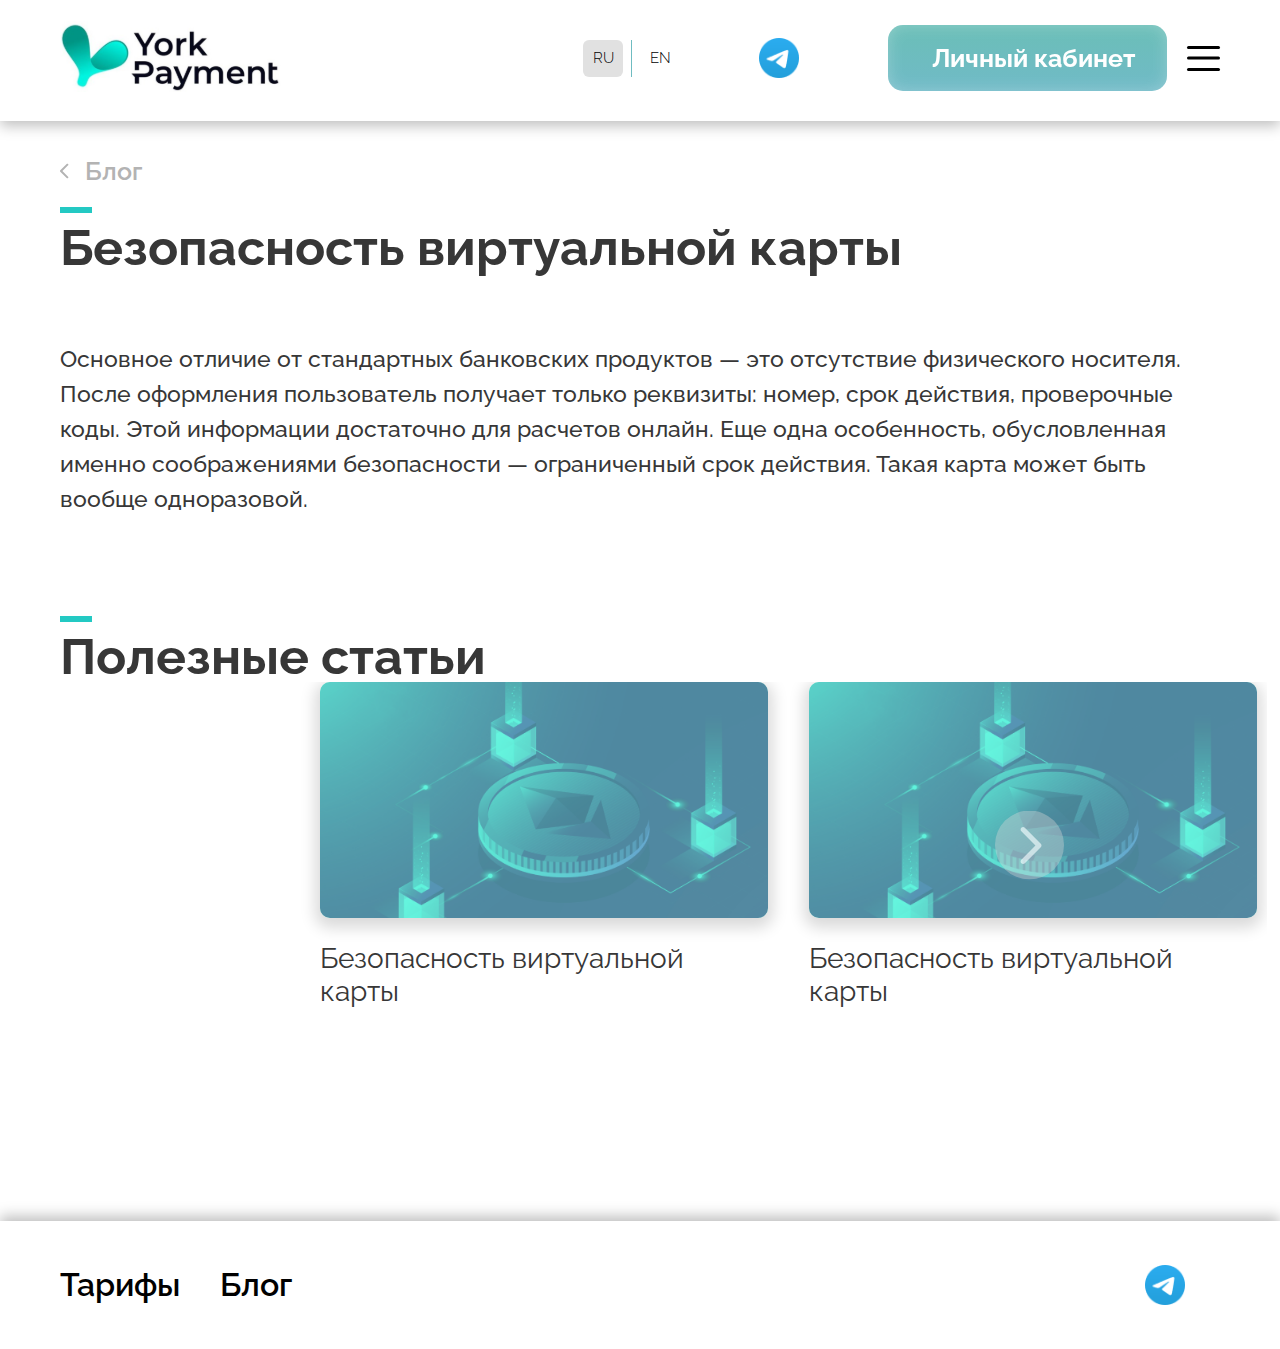
<file: article.html>
<!DOCTYPE html>
<html lang="en">
<head>
    <meta charset="UTF-8">
    <meta name="viewport" content="width=device-width, initial-scale=1.0">
    <title>Document</title>
    <link rel="stylesheet" href="css/reset.css">
    <link rel="stylesheet" href="css/fonts.css">
    <link rel="stylesheet" href="css/style.css">
</head>
<body>
    <header class="header">
        <div class="container">
            <div class="header-wrapper_left">
                <a class="logo-link" href="/">
                    <img class="logo" src="img/logo.svg" alt="">
                </a>
                <nav class="header-nav">
                    <a class="header-nav__item" href="tariffs.html">Тарифы</a>
                    <a class="header-nav__item" href="articles.html">Блог</a>
                </nav>
            </div>
            <div class="header-wrapper_right">
                <div class="lang-selector">
                    <div class="lang-selector__item selected">RU</div>
                    <div class="separator"></div>
                    <div class="lang-selector__item">EN</div>
                </div>
                <nav class="social-links">
                    <a class="social-links__item" href="">
                        <img src="img/telegram.png" alt="">
                    </a>
                </nav>
                <a class="button-style-1" href="user/profile.html">Личный кабинет</a>
                <div class="m-btn">
                    <span></span>
                    <span></span>
                    <span></span>
                </div>
            </div>
        </div>
        <div class="m-overlay">
            <div class="container">
                <div class="m-menu">
                    <div class="container">
                        <div class="m-menu__header">
                            <a class="logo-link" href="/">
                                <img class="logo" src="img/logo.svg" alt="">
                            </a>
                            <div class="m-menu__close-btn"></div>
                        </div>
                        <nav class="m-nav">
                            <a class="m-nav__item" href="tariffs.html">Тарифы</a>
                            <a class="m-nav__item" href="articles.html">Блог</a>
                        </nav>
                        <div class="lang-selector">
                            <div class="lang-selector__item selected">RU</div>
                            <div class="separator"></div>
                            <div class="lang-selector__item">EN</div>
                        </div>
                        <a class="button-style-1" href="user/profile.html">Личный кабинет</a>
                    </div>
                </div>
            </div>
        </div>
    </header>
    <main>
        <section class="article">
            <div class="container">
                <div class="article-header">
                    <a class="article-back" href="">Блог</a>
                    <div class="section-header">
                        <div class="section-label"></div>
                        <h2 class="section-h2">Безопасность виртуальной карты</h2>
                    </div>
                </div>
                <div class="article-content">
                    <p>Основное отличие от стандартных банковских продуктов — это отсутствие физического носителя. 
                        После оформления пользователь получает только реквизиты: номер, срок действия, проверочные коды.
                        
                        Этой информации достаточно для расчетов онлайн.
                        Еще одна особенность, обусловленная именно соображениями безопасности — ограниченный срок действия. Такая карта может быть вообще одноразовой. </p>
                </div>
            </div>
        </section>
        <section class="articles-suggestion">
            <div class="section-header">
                <div class="section-label"></div>
                <h2 class="section-h2">Полезные статьи</h2>
            </div>
            <div class="articles-wrapper">
                <div class="articles-prev" style="display: none;">
                    <img src="img/articles-nav-btn.svg" alt="">
                </div>
                <div class="articles">
                    <div class="articles__item">
                        <img class="articles__preview" src="img/article-preview.png" alt="">
                        <h3 class="articles__h3">Безопасность виртуальной карты</h3>
                    </div>
                    <div class="articles__item">
                        <img class="articles__preview" src="img/article-preview.png" alt="">
                        <h3 class="articles__h3">Безопасность виртуальной карты</h3>
                    </div>
                    <div class="articles__item">
                        <img class="articles__preview" src="img/article-preview.png" alt="">
                        <h3 class="articles__h3">Безопасность виртуальной карты</h3>
                    </div>
                    <div class="articles__item">
                        <img class="articles__preview" src="img/article-preview.png" alt="">
                        <h3 class="articles__h3">Безопасность виртуальной карты</h3>
                    </div>
                    <div class="articles__item">
                        <img class="articles__preview" src="img/article-preview.png" alt="">
                        <h3 class="articles__h3">Безопасность виртуальной карты</h3>
                    </div>
                    <div class="articles__item">
                        <img class="articles__preview" src="img/article-preview.png" alt="">
                        <h3 class="articles__h3">Безопасность виртуальной карты</h3>
                    </div>
                    <div class="articles__item">
                        <img class="articles__preview" src="img/article-preview.png" alt="">
                        <h3 class="articles__h3">Безопасность виртуальной карты</h3>
                    </div>
                </div>
                <div class="articles-next">
                    <img src="img/articles-nav-btn.svg" alt="">
                </div>
            </div>
        </section>
    </main>
    <footer class="footer">
        <div class="container">
            <nav class="footer-nav">
                <a class="footer-nav__item" href="">Тарифы</a>
                <a class="footer-nav__item" href="">Блог</a>
            </nav>
            <nav class="social-links">
                <a class="social-links__item" href="">
                    <img src="img/telegram.png" alt="">
                </a>
            </nav>
        </div>
    </footer>
    <script src="js/jquery.min.js"></script>
    <script src="js/main.js"></script>
</body>
</html>
</file>
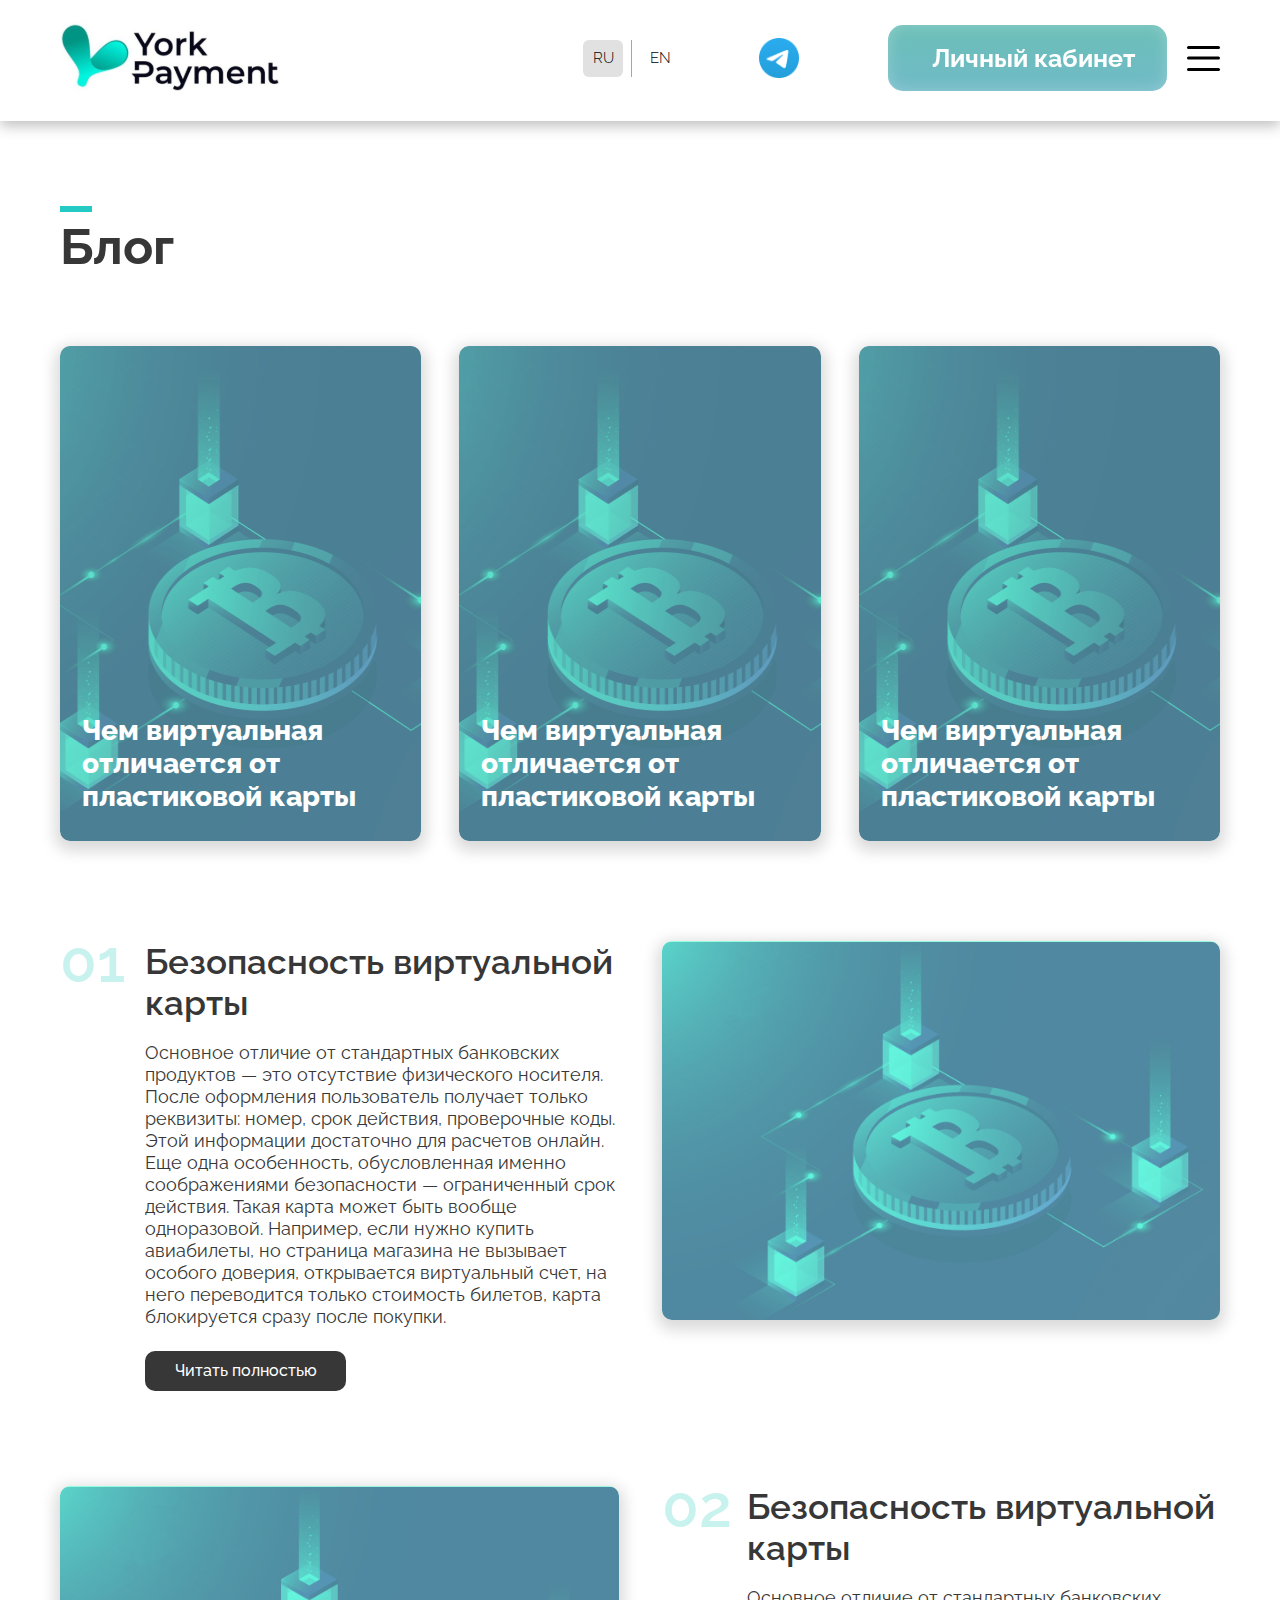
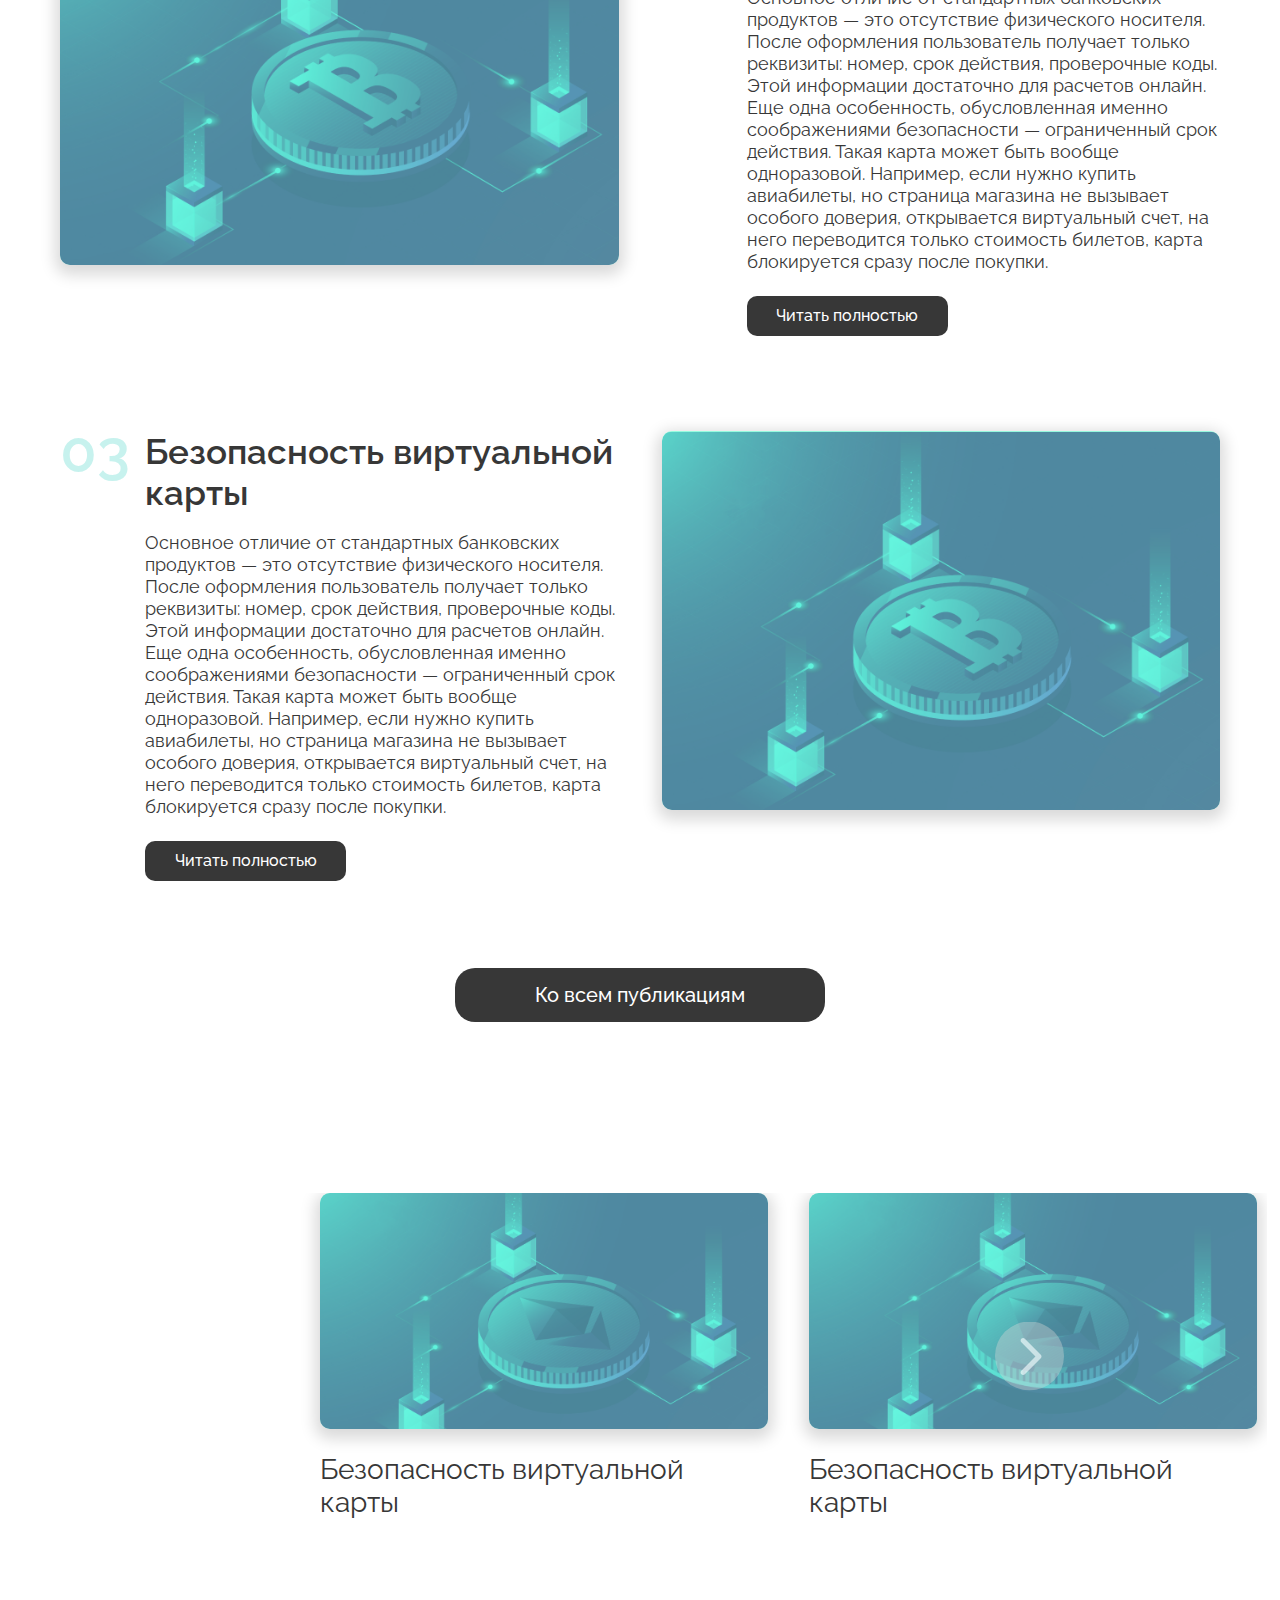
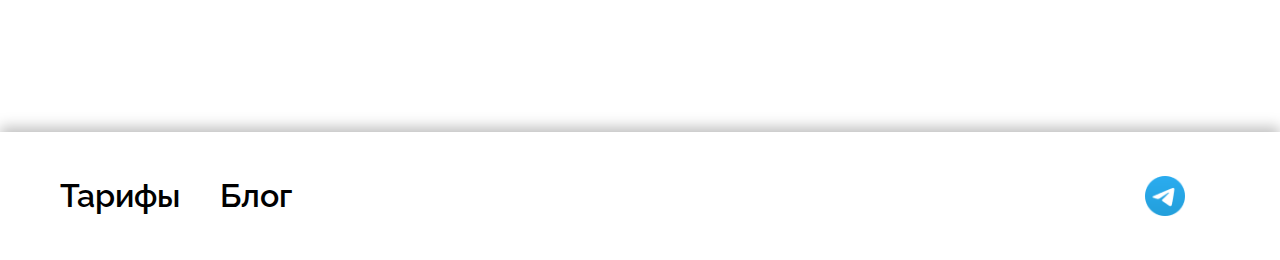
<file: articles.html>
<!DOCTYPE html>
<html lang="en">
<head>
    <meta charset="UTF-8">
    <meta name="viewport" content="width=device-width, initial-scale=1.0">
    <title>Document</title>
    <link rel="stylesheet" href="css/reset.css">
    <link rel="stylesheet" href="css/fonts.css">
    <link rel="stylesheet" href="css/style.css">
</head>
<body>
    <header class="header">
        <div class="container">
            <div class="header-wrapper_left">
                <a class="logo-link" href="/">
                    <img class="logo" src="img/logo.svg" alt="">
                </a>
                <nav class="header-nav">
                    <a class="header-nav__item" href="tariffs.html">Тарифы</a>
                    <a class="header-nav__item" href="articles.html">Блог</a>
                </nav>
            </div>
            <div class="header-wrapper_right">
                <div class="lang-selector">
                    <div class="lang-selector__item selected">RU</div>
                    <div class="separator"></div>
                    <div class="lang-selector__item">EN</div>
                </div>
                <nav class="social-links">
                    <a class="social-links__item" href="">
                        <img src="img/telegram.png" alt="">
                    </a>
                </nav>
                <a class="button-style-1" href="user/profile.html">Личный кабинет</a>
                <div class="m-btn">
                    <span></span>
                    <span></span>
                    <span></span>
                </div>
            </div>
        </div>
        <div class="m-overlay">
            <div class="container">
                <div class="m-menu">
                    <div class="container">
                        <div class="m-menu__header">
                            <a class="logo-link" href="/">
                                <img class="logo" src="img/logo.svg" alt="">
                            </a>
                            <div class="m-menu__close-btn"></div>
                        </div>
                        <nav class="m-nav">
                            <a class="m-nav__item" href="tariffs.html">Тарифы</a>
                            <a class="m-nav__item" href="articles.html">Блог</a>
                        </nav>
                        <div class="lang-selector">
                            <div class="lang-selector__item selected">RU</div>
                            <div class="separator"></div>
                            <div class="lang-selector__item">EN</div>
                        </div>
                        <a class="button-style-1" href="user/profile.html">Личный кабинет</a>
                    </div>
                </div>
            </div>
        </div>
    </header>
    <main>
        <section class="articles-section">
            <div class="container">
                <div class="section-header">
                    <div class="section-label"></div>
                    <h2 class="section-h2">Блог</h2>
                </div>
                <div class="demo-list">
                    <div class="demo-list__item">
                        <div class="demo-list__preview">
                            <img src="img/demo-list-preview-1.png" alt="">
                            <h3 class="demo-list__h3">Чем виртуальная отличается от пластиковой карты</h3>
                        </div>
                        <div class="demo-list__description">
                            <h4 class="demo-list__h4">Безопасность виртуальной карты</h4>
                            <p class="demo-list__p">
                                Основное отличие от стандартных банковских продуктов — это отсутствие физического носителя. 
                                После оформления пользователь получает только реквизиты: номер, срок действия, проверочные коды. 
                            </p>
                        </div>
                    </div>
                    <div class="demo-list__item">
                        <div class="demo-list__preview">
                            <img src="img/demo-list-preview-1.png" alt="">
                            <h3 class="demo-list__h3">Чем виртуальная отличается от пластиковой карты</h3>
                        </div>
                        <div class="demo-list__description">
                            <h4 class="demo-list__h4">Безопасность виртуальной карты</h4>
                            <p class="demo-list__p">
                                Основное отличие от стандартных банковских продуктов — это отсутствие физического носителя. 
                                После оформления пользователь получает только реквизиты: номер, срок действия, проверочные коды. 
                            </p>
                        </div>
                    </div>
                    <div class="demo-list__item">
                        <div class="demo-list__preview">
                            <img src="img/demo-list-preview-1.png" alt="">
                            <h3 class="demo-list__h3">Чем виртуальная отличается от пластиковой карты</h3>
                        </div>
                        <div class="demo-list__description">
                            <h4 class="demo-list__h4">Безопасность виртуальной карты</h4>
                            <p class="demo-list__p">
                                Основное отличие от стандартных банковских продуктов — это отсутствие физического носителя. 
                                После оформления пользователь получает только реквизиты: номер, срок действия, проверочные коды. 
                            </p>
                        </div>
                    </div>
                </div>
                <div class="articles-list">
                    <div class="articles-list__item">
                        <div class="articles-list__description">
                            <div class="articles-list__num">01</div>
                            <h3 class="articles-list__h3">Безопасность виртуальной карты</h3>
                            <p class="articles-list__p">
                                Основное отличие от стандартных банковских продуктов — это отсутствие физического носителя. 
                                После оформления пользователь получает только реквизиты: номер, срок действия, проверочные коды. Этой информации достаточно для расчетов онлайн.
                                Еще одна особенность, обусловленная именно соображениями безопасности — ограниченный срок действия. Такая карта может быть вообще одноразовой. Например, если нужно купить авиабилеты, но страница магазина не вызывает особого доверия, открывается виртуальный счет, на него переводится только стоимость билетов, карта блокируется сразу после покупки. 
                            </p>
                            <a class="articles-list__link" href="">Читать полностью</a>
                        </div>
                        <img class="articles-list__preview" src="img/articles-list-preview-1.png" alt="">
                    </div>
                    <div class="articles-list__item">
                        <div class="articles-list__description">
                            <div class="articles-list__num">02</div>
                            <h3 class="articles-list__h3">Безопасность виртуальной карты</h3>
                            <p class="articles-list__p">
                                Основное отличие от стандартных банковских продуктов — это отсутствие физического носителя. 
                                После оформления пользователь получает только реквизиты: номер, срок действия, проверочные коды. Этой информации достаточно для расчетов онлайн.
                                Еще одна особенность, обусловленная именно соображениями безопасности — ограниченный срок действия. Такая карта может быть вообще одноразовой. Например, если нужно купить авиабилеты, но страница магазина не вызывает особого доверия, открывается виртуальный счет, на него переводится только стоимость билетов, карта блокируется сразу после покупки. 
                            </p>
                            <a class="articles-list__link" href="">Читать полностью</a>
                        </div>
                        <img class="articles-list__preview" src="img/articles-list-preview-1.png" alt="">
                    </div>
                    <div class="articles-list__item">
                        <div class="articles-list__description">
                            <div class="articles-list__num">03</div>
                            <h3 class="articles-list__h3">Безопасность виртуальной карты</h3>
                            <p class="articles-list__p">
                                Основное отличие от стандартных банковских продуктов — это отсутствие физического носителя. 
                                После оформления пользователь получает только реквизиты: номер, срок действия, проверочные коды. Этой информации достаточно для расчетов онлайн.
                                Еще одна особенность, обусловленная именно соображениями безопасности — ограниченный срок действия. Такая карта может быть вообще одноразовой. Например, если нужно купить авиабилеты, но страница магазина не вызывает особого доверия, открывается виртуальный счет, на него переводится только стоимость билетов, карта блокируется сразу после покупки. 
                            </p>
                            <a class="articles-list__link" href="">Читать полностью</a>
                        </div>
                        <img class="articles-list__preview" src="img/articles-list-preview-1.png" alt="">
                    </div>
                </div>
                <a class="button-style-3" href="">Ко всем публикациям</a>
            </div>
        </section>
        <section class="articles-suggestion">
            <div class="articles-wrapper">
                <div class="articles-prev" style="display: none;">
                    <img src="img/articles-nav-btn.svg" alt="">
                </div>
                <div class="articles">
                    <div class="articles__item">
                        <img class="articles__preview" src="img/article-preview.png" alt="">
                        <h3 class="articles__h3">Безопасность виртуальной карты</h3>
                    </div>
                    <div class="articles__item">
                        <img class="articles__preview" src="img/article-preview.png" alt="">
                        <h3 class="articles__h3">Безопасность виртуальной карты</h3>
                    </div>
                    <div class="articles__item">
                        <img class="articles__preview" src="img/article-preview.png" alt="">
                        <h3 class="articles__h3">Безопасность виртуальной карты</h3>
                    </div>
                    <div class="articles__item">
                        <img class="articles__preview" src="img/article-preview.png" alt="">
                        <h3 class="articles__h3">Безопасность виртуальной карты</h3>
                    </div>
                    <div class="articles__item">
                        <img class="articles__preview" src="img/article-preview.png" alt="">
                        <h3 class="articles__h3">Безопасность виртуальной карты</h3>
                    </div>
                    <div class="articles__item">
                        <img class="articles__preview" src="img/article-preview.png" alt="">
                        <h3 class="articles__h3">Безопасность виртуальной карты</h3>
                    </div>
                    <div class="articles__item">
                        <img class="articles__preview" src="img/article-preview.png" alt="">
                        <h3 class="articles__h3">Безопасность виртуальной карты</h3>
                    </div>
                </div>
                <div class="articles-next">
                    <img src="img/articles-nav-btn.svg" alt="">
                </div>
            </div>
        </section>
    </main>
    <footer class="footer">
        <div class="container">
            <nav class="footer-nav">
                <a class="footer-nav__item" href="">Тарифы</a>
                <a class="footer-nav__item" href="">Блог</a>
            </nav>
            <nav class="social-links">
                <a class="social-links__item" href="">
                    <img src="img/telegram.png" alt="">
                </a>
            </nav>
        </div>
    </footer>
    <script src="js/jquery.min.js"></script>
    <script src="js/main.js"></script>
</body>
</html>
</file>
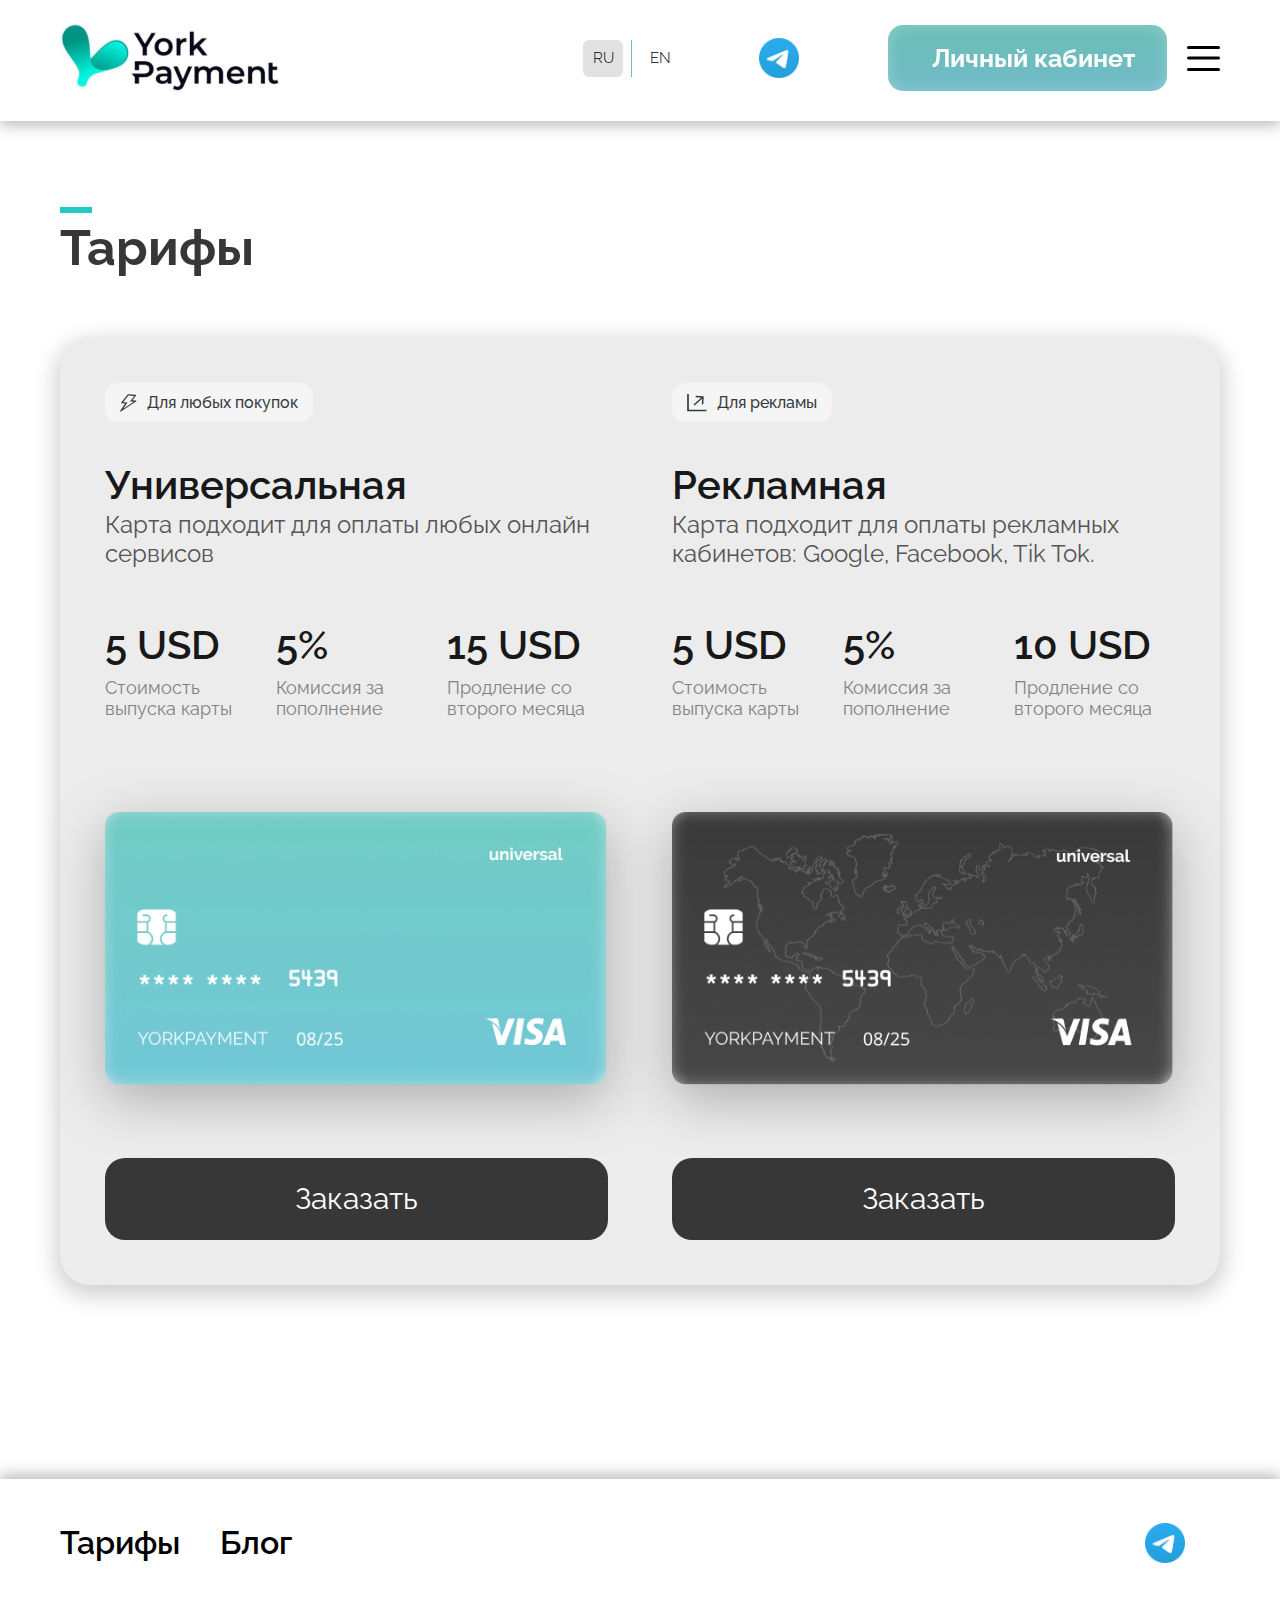
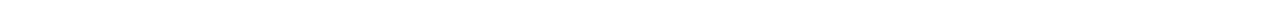
<file: tariffs.html>
<!DOCTYPE html>
<html lang="en">
<head>
    <meta charset="UTF-8">
    <meta name="viewport" content="width=device-width, initial-scale=1.0">
    <title>Document</title>
    <link rel="stylesheet" href="css/reset.css">
    <link rel="stylesheet" href="css/fonts.css">
    <link rel="stylesheet" href="css/style.css">
</head>
<body>
    <header class="header">
        <div class="container">
            <div class="header-wrapper_left">
                <a class="logo-link" href="/">
                    <img class="logo" src="img/logo.svg" alt="">
                </a>
                <nav class="header-nav">
                    <a class="header-nav__item" href="tariffs.html">Тарифы</a>
                    <a class="header-nav__item" href="articles.html">Блог</a>
                </nav>
            </div>
            <div class="header-wrapper_right">
                <div class="lang-selector">
                    <div class="lang-selector__item selected">RU</div>
                    <div class="separator"></div>
                    <div class="lang-selector__item">EN</div>
                </div>
                <nav class="social-links">
                    <a class="social-links__item" href="">
                        <img src="img/telegram.png" alt="">
                    </a>
                </nav>
                <a class="button-style-1" href="user/profile.html">Личный кабинет</a>
                <div class="m-btn">
                    <span></span>
                    <span></span>
                    <span></span>
                </div>
            </div>
        </div>
        <div class="m-overlay">
            <div class="container">
                <div class="m-menu">
                    <div class="container">
                        <div class="m-menu__header">
                            <a class="logo-link" href="/">
                                <img class="logo" src="img/logo.svg" alt="">
                            </a>
                            <div class="m-menu__close-btn"></div>
                        </div>
                        <nav class="m-nav">
                            <a class="m-nav__item" href="tariffs.html">Тарифы</a>
                            <a class="m-nav__item" href="articles.html">Блог</a>
                        </nav>
                        <div class="lang-selector">
                            <div class="lang-selector__item selected">RU</div>
                            <div class="separator"></div>
                            <div class="lang-selector__item">EN</div>
                        </div>
                        <a class="button-style-1" href="user/profile.html">Личный кабинет</a>
                    </div>
                </div>
            </div>
        </div>
    </header>
    <main>
        <section class="tariffs-section">
            <div class="container">
                <div class="section-header">
                    <div class="section-label"></div>
                    <h2 class="section-h2">Тарифы</h2>
                </div>
                <div class="tariffs">
                    <ul class="tariffs-list" data-paggination="tariffs-list">
                        <li class="tariffs-list__item selected">
                            <div class="tariff-label">
                                <img class="tariff-label__icon" src="img/razor.svg" alt="">
                                <p class="tariff-label__text">Для любых покупок</p>
                            </div>
                            <h3 class="tariffs-list__h3">Универсальная</h3>
                            <p class="tariffs-list__p">Карта подходит для оплаты любых онлайн сервисов</p>
                            <div class="tarif-costs">
                                <div class="tarif-costs__item">
                                    <h3 class="tariffs-list__h3">5 USD</h3>
                                    <h4 class="tariffs-list__h4">Стоимость выпуска карты</h4>
                                </div>
                                <div class="tarif-costs__item">
                                    <h3 class="tariffs-list__h3">5%</h3>
                                    <h4 class="tariffs-list__h4">Комиссия за пополнение</h4>
                                </div>
                                <div class="tarif-costs__item">
                                    <h3 class="tariffs-list__h3">15 USD</h3>
                                    <h4 class="tariffs-list__h4">Продление со второго месяца</h4>
                                </div>
                            </div>
                            <img class="tarif-preview" src="img/tarif-universal.png" alt="">
                            <a class="button-style-3" href="">Заказать</a>
                        </li>
                        <li class="tariffs-list__item">
                            <div class="tariff-label">
                                <img class="tariff-label__icon" src="img/impact.svg" alt="">
                                <p class="tariff-label__text">Для рекламы</p>
                            </div>
                            <h3 class="tariffs-list__h3">Рекламная</h3>
                            <p class="tariffs-list__p">Карта подходит для оплаты рекламных кабинетов: Google, Facebook, Tik Tok.</p>
                            <div class="tarif-costs">
                                <div class="tarif-costs__item">
                                    <h3 class="tariffs-list__h3">5 USD</h3>
                                    <h4 class="tariffs-list__h4">Стоимость выпуска карты</h4>
                                </div>
                                <div class="tarif-costs__item">
                                    <h3 class="tariffs-list__h3">5%</h3>
                                    <h4 class="tariffs-list__h4">Комиссия за пополнение</h4>
                                </div>
                                <div class="tarif-costs__item">
                                    <h3 class="tariffs-list__h3">10 USD</h3>
                                    <h4 class="tariffs-list__h4">Продление со второго месяца</h4>
                                </div>
                            </div>
                            <img class="tarif-preview" src="img/tarif-adv.png" alt="">
                            <a class="button-style-3" href="">Заказать</a>
                        </li>
                    </ul>
                </div>
                <div class="paggination-list" data-pagginator="tariffs-list">
                    <div class="paggination-list__item selected"></div>
                    <div class="paggination-list__item"></div>
                </div>
            </div>
        </section>
    </main>
    <footer class="footer">
        <div class="container">
            <nav class="footer-nav">
                <a class="footer-nav__item" href="">Тарифы</a>
                <a class="footer-nav__item" href="">Блог</a>
            </nav>
            <nav class="social-links">
                <a class="social-links__item" href="">
                    <img src="img/telegram.png" alt="">
                </a>
            </nav>
        </div>
    </footer>
    <script src="js/jquery.min.js"></script>
    <script src="js/main.js"></script>
</body>
</html>
</file>
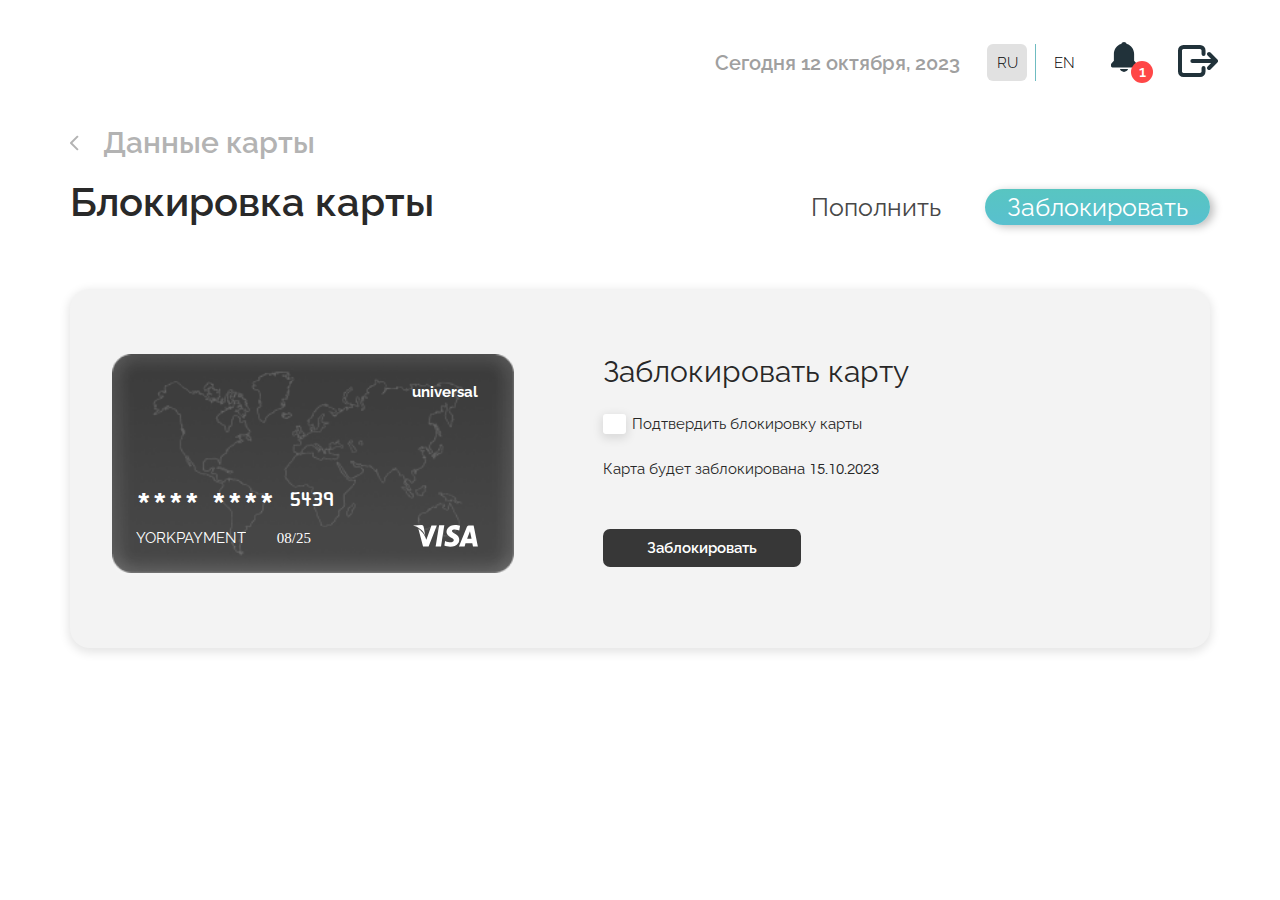
<file: user/card-block.html>
<!DOCTYPE html>
<html lang="en">
<head>
    <meta charset="UTF-8">
    <meta name="viewport" content="width=device-width, initial-scale=1.0">
    <title>Document</title>
    <link rel="stylesheet" href="../css/reset.css">
    <link rel="stylesheet" href="../css/fonts.css">
    <link rel="stylesheet" href="../css/style.css">
</head>
<body>
    <header></header>
    <main>
        <div class="profile-wrapper">
            <aside class="profile-sidebar">
                <a class="logo-link" href="/">
                    <img class="logo" src="../img/logo.svg" alt="">
                </a>
                <nav class="profile-nav">
                    <a class="profile-nav__item" href="profile.html">
                        <svg class="profile-nav__icon" xmlns="http://www.w3.org/2000/svg" width="33" height="33" viewBox="0 0 33 33" fill="none">
                            <g clip-path="url(#clip0_140_865)">
                                <path d="M17.215 0.264072C17.0158 0.0936501 16.7622 0 16.5 0C16.2378 0 15.9842 0.0936501 15.785 0.264072L0 13.7941V29.7001C0 30.5753 0.347678 31.4147 0.966548 32.0335C1.58542 32.6524 2.42479 33.0001 3.3 33.0001H12.1C12.3917 33.0001 12.6715 32.8842 12.8778 32.6779C13.0841 32.4716 13.2 32.1918 13.2 31.9001V25.3001C13.2 24.4249 13.5477 23.5855 14.1665 22.9666C14.7854 22.3477 15.6248 22.0001 16.5 22.0001C17.3752 22.0001 18.2146 22.3477 18.8335 22.9666C19.4523 23.5855 19.8 24.4249 19.8 25.3001V31.9001C19.8 32.1918 19.9159 32.4716 20.1222 32.6779C20.3285 32.8842 20.6083 33.0001 20.9 33.0001H29.7C30.5752 33.0001 31.4146 32.6524 32.0335 32.0335C32.6523 31.4147 33 30.5753 33 29.7001V13.7941L17.215 0.264072Z"/>
                            </g>
                            <defs>
                                <clipPath id="clip0_140_865">
                                <rect width="33" height="33"/>
                                </clipPath>
                            </defs>
                        </svg>
                        <span>Главная</span>
                    </a>
                    <a class="profile-nav__item selected" href="cards.html">
                        <svg class="profile-nav__icon" xmlns="http://www.w3.org/2000/svg" width="37" height="28" viewBox="0 0 37 28" fill="none">
                            <path d="M32.5 2H4.5C2.84315 2 1.5 3.34315 1.5 5V23C1.5 24.6569 2.84315 26 4.5 26H32.5C34.1569 26 35.5 24.6569 35.5 23V5C35.5 3.34315 34.1569 2 32.5 2Z" fill="None" stroke-width="3"/>
                            <path d="M1 10H35.5" stroke-width="3"/>
                            <path d="M5 20.5H15.5" stroke-width="2"/>
                        </svg>
                        <span>Карты</span>
                    </a>
                    <a class="profile-nav__item" href="transaction-history.html">
                        <svg class="profile-nav__icon" xmlns="http://www.w3.org/2000/svg" width="35" height="35" viewBox="0 0 35 35" fill="none">
                            <path d="M18 10V17.3846L22 22" stroke-width="3" stroke-linecap="round" stroke-linejoin="round"/>
                            <path d="M3.74742 8.2934L2.40129 8.30017C2.40498 9.03833 3.00248 9.63582 3.74066 9.63954L3.74742 8.2934ZM8.30959 9.66249C9.05305 9.66623 9.65876 9.06658 9.66249 8.32313C9.66623 7.57967 9.06658 6.97396 8.32313 6.97022L8.30959 9.66249ZM5.0706 3.7177C5.06685 2.97425 4.46115 2.37458 3.7177 2.37831C2.97425 2.38206 2.37458 2.98778 2.37833 3.73122L5.0706 3.7177ZM2.69231 17.5C2.69231 16.7566 2.08961 16.1538 1.34615 16.1538C0.6027 16.1538 0 16.7566 0 17.5H2.69231ZM26.2509 32.6581C26.8945 32.2858 27.1144 31.4623 26.7422 30.8187C26.3699 30.1752 25.5464 29.9552 24.903 30.3276L26.2509 32.6581ZM30.3276 24.903C29.9552 25.5464 30.1752 26.3699 30.8187 26.7422C31.4623 27.1144 32.2858 26.8945 32.6581 26.2509L30.3276 24.903ZM5.18777 5.0638C4.65945 5.58688 4.6552 6.43921 5.17829 6.96753C5.70137 7.49585 6.55369 7.50009 7.08201 6.97701L5.18777 5.0638ZM29.8169 5.18334C22.9602 -1.67343 11.8799 -1.74286 5.06854 5.06854L6.97229 6.97229C12.7143 1.2303 22.0898 1.26366 27.9133 7.08709L29.8169 5.18334ZM5.06854 5.06854L2.79555 7.34153L4.6993 9.24528L6.97229 6.97229L5.06854 5.06854ZM3.74066 9.63954L8.30959 9.66249L8.32313 6.97022L3.75419 6.94727L3.74066 9.63954ZM5.09356 8.28664L5.0706 3.7177L2.37833 3.73122L2.40129 8.30017L5.09356 8.28664ZM17.5 2.69231C25.678 2.69231 32.3077 9.32194 32.3077 17.5H35C35 7.83501 27.165 0 17.5 0V2.69231ZM17.5 32.3077C9.32194 32.3077 2.69231 25.678 2.69231 17.5H0C0 27.165 7.83501 35 17.5 35V32.3077ZM24.903 30.3276C22.7263 31.5867 20.1993 32.3077 17.5 32.3077V35C20.6854 35 23.6756 34.1478 26.2509 32.6581L24.903 30.3276ZM32.3077 17.5C32.3077 20.1993 31.5867 22.7263 30.3276 24.903L32.6581 26.2509C34.1478 23.6756 35 20.6854 35 17.5H32.3077ZM7.08201 6.97701C9.75884 4.3267 13.4372 2.69231 17.5 2.69231V0C12.6995 0 8.34818 1.93471 5.18777 5.0638L7.08201 6.97701Z"/>
                        </svg>
                        <span>История транзакций</span>
                    </a>
                </nav>
            </aside>
            <div class="profile-page-wrapper">
                <div class="profile-header">
                    <div class="profile-header__left"></div>
                    <div class="profile-header__right">
                        <div class="profile-date">Сегодня 12 октября, 2023</div>
                        <div class="lang-selector">
                            <div class="lang-selector__item selected">RU</div>
                            <div class="separator"></div>
                            <div class="lang-selector__item">EN</div>
                        </div>
                        <div class="profile-notification">
                            <div class="profile-notification__icon">
                                <svg xmlns="http://www.w3.org/2000/svg" width="33" height="38" viewBox="0 0 33 38" fill="none">
                                    <path d="M16.5 38C17.6354 38.0015 18.743 37.6363 19.6689 36.9553C20.5948 36.2743 21.293 35.3112 21.6663 34.2H11.3337C11.707 35.3112 12.4052 36.2743 13.3311 36.9553C14.257 37.6363 15.3646 38.0015 16.5 38ZM29.3333 23.9134V15.2C29.3333 9.0877 25.3275 3.9387 19.9008 2.3902C19.3637 0.988 18.051 0 16.5 0C14.949 0 13.6363 0.988 13.0992 2.3902C7.6725 3.9406 3.66667 9.0877 3.66667 15.2V23.9134L0.537169 27.1567C0.36659 27.3328 0.231313 27.5422 0.139123 27.7727C0.0469336 28.0033 -0.000347323 28.2504 1.92074e-06 28.5V30.4C1.92074e-06 30.9039 0.193156 31.3872 0.536973 31.7435C0.880789 32.0998 1.3471 32.3 1.83334 32.3H31.1667C31.6529 32.3 32.1192 32.0998 32.463 31.7435C32.8068 31.3872 33 30.9039 33 30.4V28.5C33.0004 28.2504 32.9531 28.0033 32.8609 27.7727C32.7687 27.5422 32.6334 27.3328 32.4628 27.1567L29.3333 23.9134Z"/>
                                </svg>
                                <div class="profile-notification__count">1</div>
                            </div>
                            <div class="profile-notification__menu">
                                <div class="notification-list">
                                    <a class="notification-list__item" href="">
                                        <h4 class="notification-list__h4">Title</h4>
                                        <p class="notification-list__p">Lorem ipsum, dolor sit amet consectetur adipisicing elit. At velit eos sapiente ipsum, doloribus quo amet optio, magni inventore accusamus est similique error perspiciatis deserunt quaerat. Quasi, optio rem. Minus.</p>
                                    </a>
                                    <a class="notification-list__item" href="">
                                        <h4 class="notification-list__h4">Title</h4>
                                        <p class="notification-list__p">Text</p>
                                    </a>
                                    <a class="notification-list__item" href="">
                                        <h4 class="notification-list__h4">Title</h4>
                                        <p class="notification-list__p">Text</p>
                                    </a>
                                    <a class="notification-list__item" href="">
                                        <h4 class="notification-list__h4">Title</h4>
                                        <p class="notification-list__p">Text</p>
                                    </a>
                                    <a class="notification-list__item" href="">
                                        <h4 class="notification-list__h4">Title</h4>
                                        <p class="notification-list__p">Text</p>
                                    </a>
                                    <a class="notification-list__item" href="">
                                        <h4 class="notification-list__h4">Title</h4>
                                        <p class="notification-list__p">Text</p>
                                    </a>
                                    <a class="notification-list__item" href="">
                                        <h4 class="notification-list__h4">Title</h4>
                                        <p class="notification-list__p">Text</p>
                                    </a>
                                    <a class="notification-list__item" href="">
                                        <h4 class="notification-list__h4">Title</h4>
                                        <p class="notification-list__p">Text</p>
                                    </a>
                                </div>
                            </div>
                        </div>
                        <a class="profile-exit" href="">
                            <svg xmlns="http://www.w3.org/2000/svg" width="40" height="32" viewBox="0 0 40 32" fill="none">
                                <path d="M25.5385 9V5.5C25.5385 4.57174 25.1738 3.6815 24.5246 3.02513C23.8754 2.36875 22.995 2 22.0769 2H5.46154C4.54348 2 3.66303 2.36875 3.01386 3.02513C2.3647 3.6815 2 4.57174 2 5.5V26.5C2 27.4283 2.3647 28.3185 3.01386 28.9749C3.66303 29.6312 4.54348 30 5.46154 30H22.0769C22.995 30 23.8754 29.6312 24.5246 28.9749C25.1738 28.3185 25.5385 27.4283 25.5385 26.5V23M31.0769 9L38 16M38 16L31.0769 23M38 16H14.375" stroke="#21323A" stroke-width="4" stroke-linecap="round" stroke-linejoin="round"/>
                            </svg>
                        </a>
                    </div>
                </div>
                <div class="profile-content">
                    <div class="container">
                        <a class="back-btn" href="">Данные карты</a>
                        <div class="profile-content-header">
                            <h1 class="profile-h1">Блокировка карты</h1>
                            <div class="card-nav">
                                <a class="card-nav__item" href="card-deposit.html">Пополнить</a>
                                <a class="card-nav__item selected" href="card-block.html">Заблокировать</a>
                            </div>
                        </div>
                        <form class="card-block" action="">
                            <div class="cards-list__item">
                                <img class="cards-list__background" src="../img/card-background.png">
                                <div class="cards-list__type-text">universal</div>
                                <img class="cards-list__type" src="../img/visa.svg">
                                <div class="cards-list__cardholder">YorkPayment</div>
                                <div class="cards-list__expires-date">08/25</div>
                                <div class="cards-list__cardnumber">
                                    <span>**** ****</span>
                                    <span>5439</span>
                                </div>
                            </div>
                            <div>
                                <h2 class="card-block__h2">Заблокировать карту</h2>
                                <div class="checkbox-wrapper">
                                    <input class="checkbox" required type="checkbox" name="card-block-confirm" id="card-block-confirm">
                                    <label for="card-block-confirm">Подтвердить блокировку карты</label>
                                </div>
                                <p class="card-block__P">
                                    Карта будет заблокирована
                                    <span id="card-block-date">15.10.2023</span>
                                </p>
                                <div class="card-block__btn">Заблокировать</div>
                            </div>
                        </form>
                    </div>
                </div>
            </div>
        </div>
        <div class="overlay">
            <div class="container">
                <div class="overlay-item" data-overlay="deposit-overlay">
                    <div class="container">
                        <h2 class="overlay-h2">Пополнить</h2>
                        <form action="">
                            <div class="input-wrapper">
                                <label class="label" for="">Куда</label>
                                <select class="select" name="" id="">
                                    <option value="Основной счет">Основной счет</option>
                                </select>
                            </div>
                            <div class="input-wrapper">
                                <label class="label" for="">Сумма</label>
                                <input class="input" placeholder="0$" type="number">
                            </div>
                            <button class="overlay-btn">Выполнить</button>
                        </form>
                    </div>
                </div>
                <div class="overlay-item" data-overlay="transfer-overlay">
                    <div class="container">
                        <h2 class="overlay-h2">Между своими счетами и картами</h2>
                        <form action="">
                            <div class="input-wrapper">
                                <label class="label" for="">Откуда</label>
                                <select class="select" name="" id="">
                                    <option value="Основной счет">Основной счет</option>
                                </select>
                            </div>
                            <div class="input-wrapper">
                                <label class="label" for="">Куда</label>
                                <select class="select" name="" id="">
                                    <option value="Карта № 118">Карта № 118</option>
                                </select>
                            </div>
                            <div class="input-wrapper">
                                <label class="label" for="">Сумма</label>
                                <input class="input" placeholder="0$" type="number">
                            </div>
                            <button class="overlay-btn">Выполнить</button>
                        </form>
                    </div>
                </div>
            </div>
        </div>
    </main>
    <footer></footer>
    <script src="../js/jquery.min.js"></script>
    <script src="../js/main.js"></script>
</body>
</html>
</file>
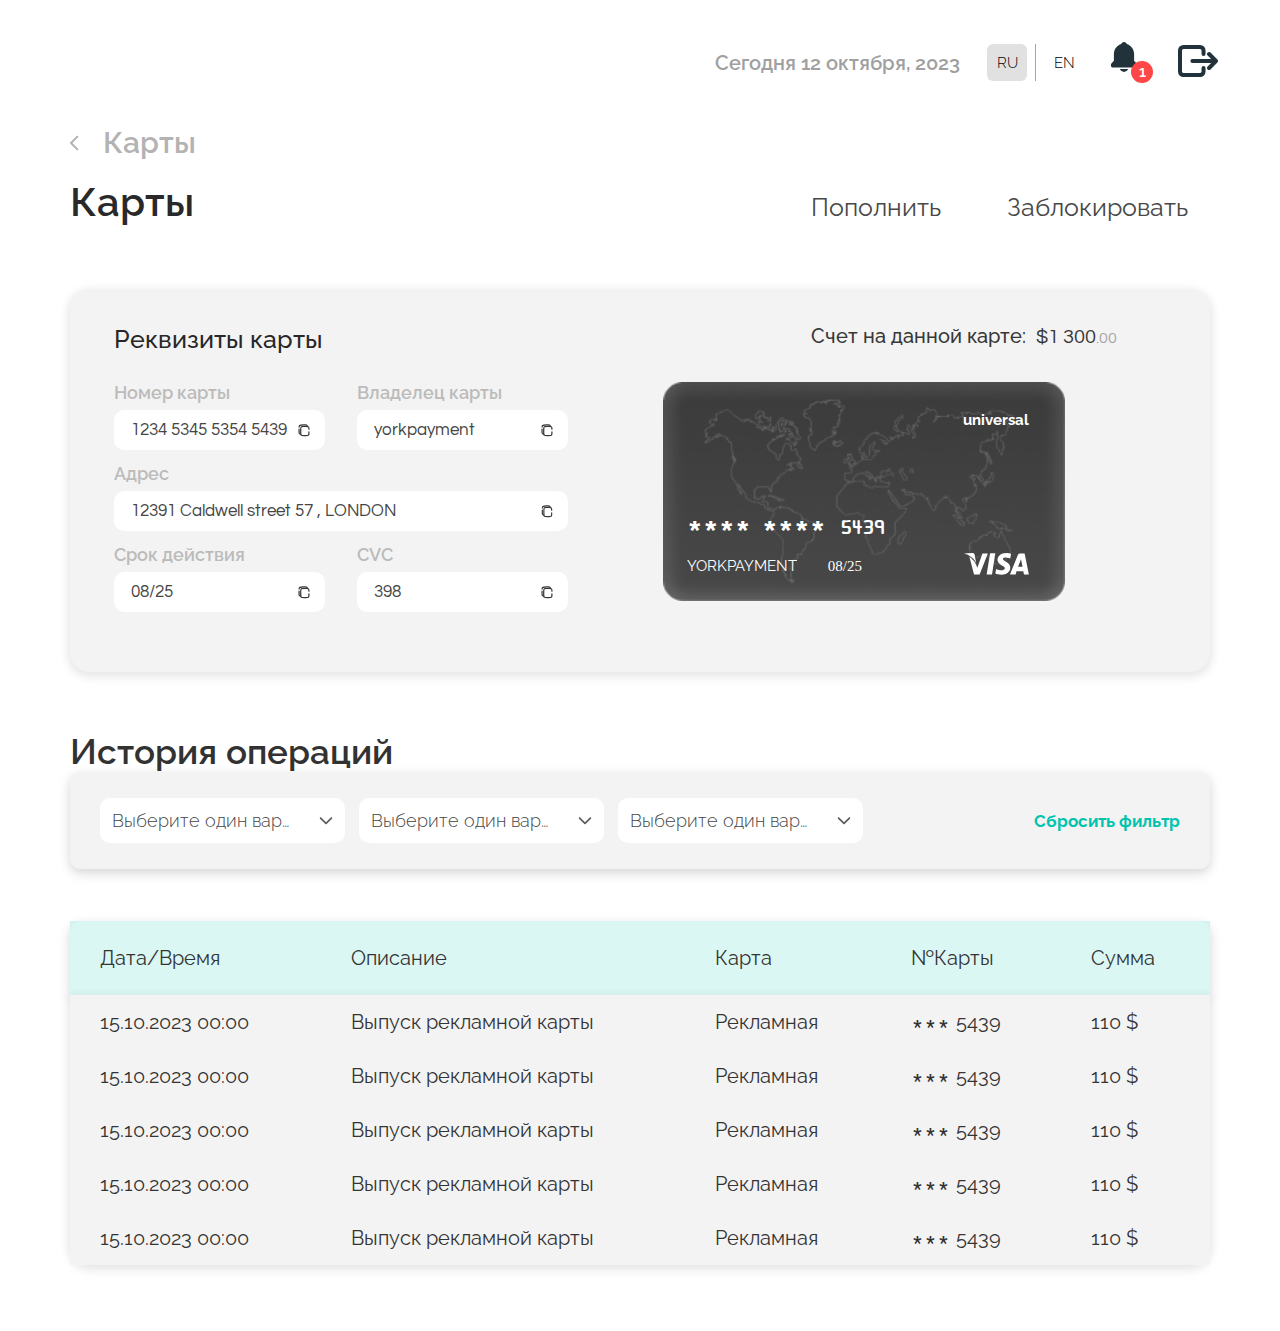
<file: user/card-data.html>
<!DOCTYPE html>
<html lang="en">
<head>
    <meta charset="UTF-8">
    <meta name="viewport" content="width=device-width, initial-scale=1.0">
    <title>Document</title>
    <link rel="stylesheet" href="../css/reset.css">
    <link rel="stylesheet" href="../css/fonts.css">
    <link rel="stylesheet" href="../css/style.css">
</head>
<body>
    <header></header>
    <main>
        <div class="profile-wrapper">
            <aside class="profile-sidebar">
                <a class="logo-link" href="/">
                    <img class="logo" src="../img/logo.svg" alt="">
                </a>
                <nav class="profile-nav">
                    <a class="profile-nav__item" href="profile.html">
                        <svg class="profile-nav__icon" xmlns="http://www.w3.org/2000/svg" width="33" height="33" viewBox="0 0 33 33" fill="none">
                            <g clip-path="url(#clip0_140_865)">
                                <path d="M17.215 0.264072C17.0158 0.0936501 16.7622 0 16.5 0C16.2378 0 15.9842 0.0936501 15.785 0.264072L0 13.7941V29.7001C0 30.5753 0.347678 31.4147 0.966548 32.0335C1.58542 32.6524 2.42479 33.0001 3.3 33.0001H12.1C12.3917 33.0001 12.6715 32.8842 12.8778 32.6779C13.0841 32.4716 13.2 32.1918 13.2 31.9001V25.3001C13.2 24.4249 13.5477 23.5855 14.1665 22.9666C14.7854 22.3477 15.6248 22.0001 16.5 22.0001C17.3752 22.0001 18.2146 22.3477 18.8335 22.9666C19.4523 23.5855 19.8 24.4249 19.8 25.3001V31.9001C19.8 32.1918 19.9159 32.4716 20.1222 32.6779C20.3285 32.8842 20.6083 33.0001 20.9 33.0001H29.7C30.5752 33.0001 31.4146 32.6524 32.0335 32.0335C32.6523 31.4147 33 30.5753 33 29.7001V13.7941L17.215 0.264072Z"/>
                            </g>
                            <defs>
                                <clipPath id="clip0_140_865">
                                <rect width="33" height="33"/>
                                </clipPath>
                            </defs>
                        </svg>
                        <span>Главная</span>
                    </a>
                    <a class="profile-nav__item selected" href="cards.html">
                        <svg class="profile-nav__icon" xmlns="http://www.w3.org/2000/svg" width="37" height="28" viewBox="0 0 37 28" fill="none">
                            <path d="M32.5 2H4.5C2.84315 2 1.5 3.34315 1.5 5V23C1.5 24.6569 2.84315 26 4.5 26H32.5C34.1569 26 35.5 24.6569 35.5 23V5C35.5 3.34315 34.1569 2 32.5 2Z" fill="None" stroke-width="3"/>
                            <path d="M1 10H35.5" stroke-width="3"/>
                            <path d="M5 20.5H15.5" stroke-width="2"/>
                        </svg>
                        <span>Карты</span>
                    </a>
                    <a class="profile-nav__item" href="transaction-history.html">
                        <svg class="profile-nav__icon" xmlns="http://www.w3.org/2000/svg" width="35" height="35" viewBox="0 0 35 35" fill="none">
                            <path d="M18 10V17.3846L22 22" stroke-width="3" stroke-linecap="round" stroke-linejoin="round"/>
                            <path d="M3.74742 8.2934L2.40129 8.30017C2.40498 9.03833 3.00248 9.63582 3.74066 9.63954L3.74742 8.2934ZM8.30959 9.66249C9.05305 9.66623 9.65876 9.06658 9.66249 8.32313C9.66623 7.57967 9.06658 6.97396 8.32313 6.97022L8.30959 9.66249ZM5.0706 3.7177C5.06685 2.97425 4.46115 2.37458 3.7177 2.37831C2.97425 2.38206 2.37458 2.98778 2.37833 3.73122L5.0706 3.7177ZM2.69231 17.5C2.69231 16.7566 2.08961 16.1538 1.34615 16.1538C0.6027 16.1538 0 16.7566 0 17.5H2.69231ZM26.2509 32.6581C26.8945 32.2858 27.1144 31.4623 26.7422 30.8187C26.3699 30.1752 25.5464 29.9552 24.903 30.3276L26.2509 32.6581ZM30.3276 24.903C29.9552 25.5464 30.1752 26.3699 30.8187 26.7422C31.4623 27.1144 32.2858 26.8945 32.6581 26.2509L30.3276 24.903ZM5.18777 5.0638C4.65945 5.58688 4.6552 6.43921 5.17829 6.96753C5.70137 7.49585 6.55369 7.50009 7.08201 6.97701L5.18777 5.0638ZM29.8169 5.18334C22.9602 -1.67343 11.8799 -1.74286 5.06854 5.06854L6.97229 6.97229C12.7143 1.2303 22.0898 1.26366 27.9133 7.08709L29.8169 5.18334ZM5.06854 5.06854L2.79555 7.34153L4.6993 9.24528L6.97229 6.97229L5.06854 5.06854ZM3.74066 9.63954L8.30959 9.66249L8.32313 6.97022L3.75419 6.94727L3.74066 9.63954ZM5.09356 8.28664L5.0706 3.7177L2.37833 3.73122L2.40129 8.30017L5.09356 8.28664ZM17.5 2.69231C25.678 2.69231 32.3077 9.32194 32.3077 17.5H35C35 7.83501 27.165 0 17.5 0V2.69231ZM17.5 32.3077C9.32194 32.3077 2.69231 25.678 2.69231 17.5H0C0 27.165 7.83501 35 17.5 35V32.3077ZM24.903 30.3276C22.7263 31.5867 20.1993 32.3077 17.5 32.3077V35C20.6854 35 23.6756 34.1478 26.2509 32.6581L24.903 30.3276ZM32.3077 17.5C32.3077 20.1993 31.5867 22.7263 30.3276 24.903L32.6581 26.2509C34.1478 23.6756 35 20.6854 35 17.5H32.3077ZM7.08201 6.97701C9.75884 4.3267 13.4372 2.69231 17.5 2.69231V0C12.6995 0 8.34818 1.93471 5.18777 5.0638L7.08201 6.97701Z"/>
                        </svg>
                        <span>История транзакций</span>
                    </a>
                </nav>
            </aside>
            <div class="profile-page-wrapper">
                <div class="profile-header">
                    <div class="profile-header__left"></div>
                    <div class="profile-header__right">
                        <div class="profile-date">Сегодня 12 октября, 2023</div>
                        <div class="lang-selector">
                            <div class="lang-selector__item selected">RU</div>
                            <div class="separator"></div>
                            <div class="lang-selector__item">EN</div>
                        </div>
                        <div class="profile-notification">
                            <div class="profile-notification__icon">
                                <svg xmlns="http://www.w3.org/2000/svg" width="33" height="38" viewBox="0 0 33 38" fill="none">
                                    <path d="M16.5 38C17.6354 38.0015 18.743 37.6363 19.6689 36.9553C20.5948 36.2743 21.293 35.3112 21.6663 34.2H11.3337C11.707 35.3112 12.4052 36.2743 13.3311 36.9553C14.257 37.6363 15.3646 38.0015 16.5 38ZM29.3333 23.9134V15.2C29.3333 9.0877 25.3275 3.9387 19.9008 2.3902C19.3637 0.988 18.051 0 16.5 0C14.949 0 13.6363 0.988 13.0992 2.3902C7.6725 3.9406 3.66667 9.0877 3.66667 15.2V23.9134L0.537169 27.1567C0.36659 27.3328 0.231313 27.5422 0.139123 27.7727C0.0469336 28.0033 -0.000347323 28.2504 1.92074e-06 28.5V30.4C1.92074e-06 30.9039 0.193156 31.3872 0.536973 31.7435C0.880789 32.0998 1.3471 32.3 1.83334 32.3H31.1667C31.6529 32.3 32.1192 32.0998 32.463 31.7435C32.8068 31.3872 33 30.9039 33 30.4V28.5C33.0004 28.2504 32.9531 28.0033 32.8609 27.7727C32.7687 27.5422 32.6334 27.3328 32.4628 27.1567L29.3333 23.9134Z"/>
                                </svg>
                                <div class="profile-notification__count">1</div>
                            </div>
                            <div class="profile-notification__menu">
                                <div class="notification-list">
                                    <a class="notification-list__item" href="">
                                        <h4 class="notification-list__h4">Title</h4>
                                        <p class="notification-list__p">Lorem ipsum, dolor sit amet consectetur adipisicing elit. At velit eos sapiente ipsum, doloribus quo amet optio, magni inventore accusamus est similique error perspiciatis deserunt quaerat. Quasi, optio rem. Minus.</p>
                                    </a>
                                    <a class="notification-list__item" href="">
                                        <h4 class="notification-list__h4">Title</h4>
                                        <p class="notification-list__p">Text</p>
                                    </a>
                                    <a class="notification-list__item" href="">
                                        <h4 class="notification-list__h4">Title</h4>
                                        <p class="notification-list__p">Text</p>
                                    </a>
                                    <a class="notification-list__item" href="">
                                        <h4 class="notification-list__h4">Title</h4>
                                        <p class="notification-list__p">Text</p>
                                    </a>
                                    <a class="notification-list__item" href="">
                                        <h4 class="notification-list__h4">Title</h4>
                                        <p class="notification-list__p">Text</p>
                                    </a>
                                    <a class="notification-list__item" href="">
                                        <h4 class="notification-list__h4">Title</h4>
                                        <p class="notification-list__p">Text</p>
                                    </a>
                                    <a class="notification-list__item" href="">
                                        <h4 class="notification-list__h4">Title</h4>
                                        <p class="notification-list__p">Text</p>
                                    </a>
                                    <a class="notification-list__item" href="">
                                        <h4 class="notification-list__h4">Title</h4>
                                        <p class="notification-list__p">Text</p>
                                    </a>
                                </div>
                            </div>
                        </div>
                        <a class="profile-exit" href="">
                            <svg xmlns="http://www.w3.org/2000/svg" width="40" height="32" viewBox="0 0 40 32" fill="none">
                                <path d="M25.5385 9V5.5C25.5385 4.57174 25.1738 3.6815 24.5246 3.02513C23.8754 2.36875 22.995 2 22.0769 2H5.46154C4.54348 2 3.66303 2.36875 3.01386 3.02513C2.3647 3.6815 2 4.57174 2 5.5V26.5C2 27.4283 2.3647 28.3185 3.01386 28.9749C3.66303 29.6312 4.54348 30 5.46154 30H22.0769C22.995 30 23.8754 29.6312 24.5246 28.9749C25.1738 28.3185 25.5385 27.4283 25.5385 26.5V23M31.0769 9L38 16M38 16L31.0769 23M38 16H14.375" stroke="#21323A" stroke-width="4" stroke-linecap="round" stroke-linejoin="round"/>
                            </svg>
                        </a>
                    </div>
                </div>
                <div class="profile-content">
                    <div class="container">
                        <a class="back-btn" href="">Карты</a>
                        <div class="profile-content-header">
                            <h1 class="profile-h1">Карты</h1>
                            <div class="card-nav">
                                <a class="card-nav__item" href="">Пополнить</a>
                                <a class="card-nav__item" href="">Заблокировать</a>
                            </div>
                        </div>
                        <div class="card-data">
                            <div class="card-data-header">
                                <h3 class="card-data__h3">Реквизиты карты</h3>
                                <p class="card-data__balance">
                                    <span>Счет на данной карте:</span>
                                    <span>$</span>
                                    <span>1 300</span>
                                    <span>.00</span>
                                </p>
                            </div>
                            <div class="card-data-content">
                                <div class="card-data-fields">
                                    <div class="card-data-fields__item col2">
                                        <div class="input-wrapper">
                                            <label class="label" for="">Номер карты</label>
                                            <div class="input">
                                                <input type="text" value="1234 5345 5354 5439" disabled>
                                                <div class="input__copy-btn"></div>
                                            </div>
                                        </div>
                                        <div class="input-wrapper">
                                            <label class="label" for="">Владелец карты</label>
                                            <div class="input">
                                                <input type="text" value="yorkpayment" disabled>
                                                <div class="input__copy-btn"></div>
                                            </div>
                                        </div>
                                    </div>
                                    <div class="card-data-fields__item">
                                        <div class="input-wrapper">
                                            <label class="label" for="">Адрес</label>
                                            <div class="input">
                                                <input type="text" value="12391 Caldwell street 57 , LONDON" disabled>
                                                <div class="input__copy-btn"></div>
                                            </div>
                                        </div>
                                    </div>
                                    <div class="card-data-fields__item col2">
                                        <div class="input-wrapper">
                                            <label class="label" for="">Срок действия</label>
                                            <div class="input">
                                                <input type="text" value="08/25" disabled>
                                                <div class="input__copy-btn"></div>
                                            </div>
                                        </div>
                                        <div class="input-wrapper">
                                            <label class="label" for="">CVC</label>
                                            <div class="input">
                                                <input type="text" value="398" disabled>
                                                <div class="input__copy-btn"></div>
                                            </div>
                                        </div>
                                    </div>
                                </div>
                                <div class="cards-list__item">
                                    <img class="cards-list__background" src="../img/card-background.png">
                                    <div class="cards-list__type-text">universal</div>
                                    <img class="cards-list__type" src="../img/visa.svg">
                                    <div class="cards-list__cardholder">YorkPayment</div>
                                    <div class="cards-list__expires-date">08/25</div>
                                    <div class="cards-list__cardnumber">
                                        <span>**** ****</span>
                                        <span>5439</span>
                                    </div>
                                </div>
                            </div>
                        </div>
                        <section class="transaction-history">
                            <h2 class="profile-h2">История операций </h2>
                            <div class="table-search">
                                <form action="">
                                    <div class="select">
                                        <div class="select__header">
                                            <span class="select__heading">Выберите один вариант</span>
                                            <img src="../img/Arrow 5.svg" alt="">
                                        </div>
                                        <div class="select__content">
                                            <ul class="select-list">
                                                <li class="select-list__item">Universal</li>
                                                <li class="select-list__item">Adv</li>
                                            </ul>
                                        </div>
                                    </div>
                                    <div class="select">
                                        <div class="select__header">
                                            <span class="select__heading">Выберите один вариант</span>
                                            <img src="../img/Arrow 5.svg" alt="">
                                        </div>
                                        <div class="select__content">
                                            <ul class="select-list">
                                                <li class="select-list__item">Основной счёт</li>
                                            </ul>
                                        </div>
                                    </div>
                                    <div class="select">
                                        <div class="select__header">
                                            <span class="select__heading">Выберите один вариант</span>
                                            <img src="../img/Arrow 5.svg" alt="">
                                        </div>
                                        <div class="select__content">
                                            <ul class="select-list">
                                                <li class="select-list__item">Дата</li>
                                            </ul>
                                        </div>
                                    </div>
                                    <div class="reset-filter">Сбросить фильтр</div>
                                </form>
                            </div>
                            <table class="table">
                                <thead>
                                    <th>Дата/Время</th>
                                    <th>Описание</th>
                                    <th>Карта</th>
                                    <th>№Карты</th>
                                    <th>Сумма</th>
                                </thead>
                                <tbody>
                                    <tr>
                                        <td data-label="Дата:">15.10.2023 00:00</td>
                                        <td data-label="Тип:">Выпуск рекламной карты</td>
                                        <td data-label="Карта:">Рекламная</td>
                                        <td class="td-card-number" data-label="№ Карты:">
                                            <span>***</span>
                                            <span>5439</span>
                                        </td>
                                        <td data-label="Сумма:">110 $</td>
                                    </tr>
                                    <tr>
                                        <td data-label="Дата:">15.10.2023 00:00</td>
                                        <td data-label="Тип:">Выпуск рекламной карты</td>
                                        <td data-label="Карта:">Рекламная</td>
                                        <td class="td-card-number" data-label="№ Карты:">
                                            <span>***</span>
                                            <span>5439</span>
                                        </td>
                                        <td data-label="Сумма:">110 $</td>
                                    </tr>
                                    <tr>
                                        <td data-label="Дата:">15.10.2023 00:00</td>
                                        <td data-label="Тип:">Выпуск рекламной карты</td>
                                        <td data-label="Карта:">Рекламная</td>
                                        <td class="td-card-number" data-label="№ Карты:">
                                            <span>***</span>
                                            <span>5439</span>
                                        </td>
                                        <td data-label="Сумма:">110 $</td>
                                    </tr>
                                    <tr>
                                        <td data-label="Дата:">15.10.2023 00:00</td>
                                        <td data-label="Тип:">Выпуск рекламной карты</td>
                                        <td data-label="Карта:">Рекламная</td>
                                        <td class="td-card-number" data-label="№ Карты:">
                                            <span>***</span>
                                            <span>5439</span>
                                        </td>
                                        <td data-label="Сумма:">110 $</td>
                                    </tr>
                                    <tr>
                                        <td data-label="Дата:">15.10.2023 00:00</td>
                                        <td data-label="Тип:">Выпуск рекламной карты</td>
                                        <td data-label="Карта:">Рекламная</td>
                                        <td class="td-card-number" data-label="№ Карты:">
                                            <span>***</span>
                                            <span>5439</span>
                                        </td>
                                        <td data-label="Сумма:">110 $</td>
                                    </tr>
                                </tbody>
                            </table>
                        </section>
                    </div>
                </div>
            </div>
        </div>
        <div class="overlay">
            <div class="container">
                <div class="overlay-item" data-overlay="deposit-overlay">
                    <div class="container">
                        <h2 class="overlay-h2">Пополнить</h2>
                        <form action="">
                            <div class="input-wrapper">
                                <label class="label" for="">Куда</label>
                                <select class="select" name="" id="">
                                    <option value="Основной счет">Основной счет</option>
                                </select>
                            </div>
                            <div class="input-wrapper">
                                <label class="label" for="">Сумма</label>
                                <input class="input" placeholder="0$" type="number">
                            </div>
                            <button class="overlay-btn">Выполнить</button>
                        </form>
                    </div>
                </div>
                <div class="overlay-item" data-overlay="transfer-overlay">
                    <div class="container">
                        <h2 class="overlay-h2">Между своими счетами и картами</h2>
                        <form action="">
                            <div class="input-wrapper">
                                <label class="label" for="">Откуда</label>
                                <select class="select" name="" id="">
                                    <option value="Основной счет">Основной счет</option>
                                </select>
                            </div>
                            <div class="input-wrapper">
                                <label class="label" for="">Куда</label>
                                <select class="select" name="" id="">
                                    <option value="Карта № 118">Карта № 118</option>
                                </select>
                            </div>
                            <div class="input-wrapper">
                                <label class="label" for="">Сумма</label>
                                <input class="input" placeholder="0$" type="number">
                            </div>
                            <button class="overlay-btn">Выполнить</button>
                        </form>
                    </div>
                </div>
            </div>
        </div>
    </main>
    <footer></footer>
    <script src="../js/jquery.min.js"></script>
    <script src="../js/main.js"></script>
</body>
</html>
</file>
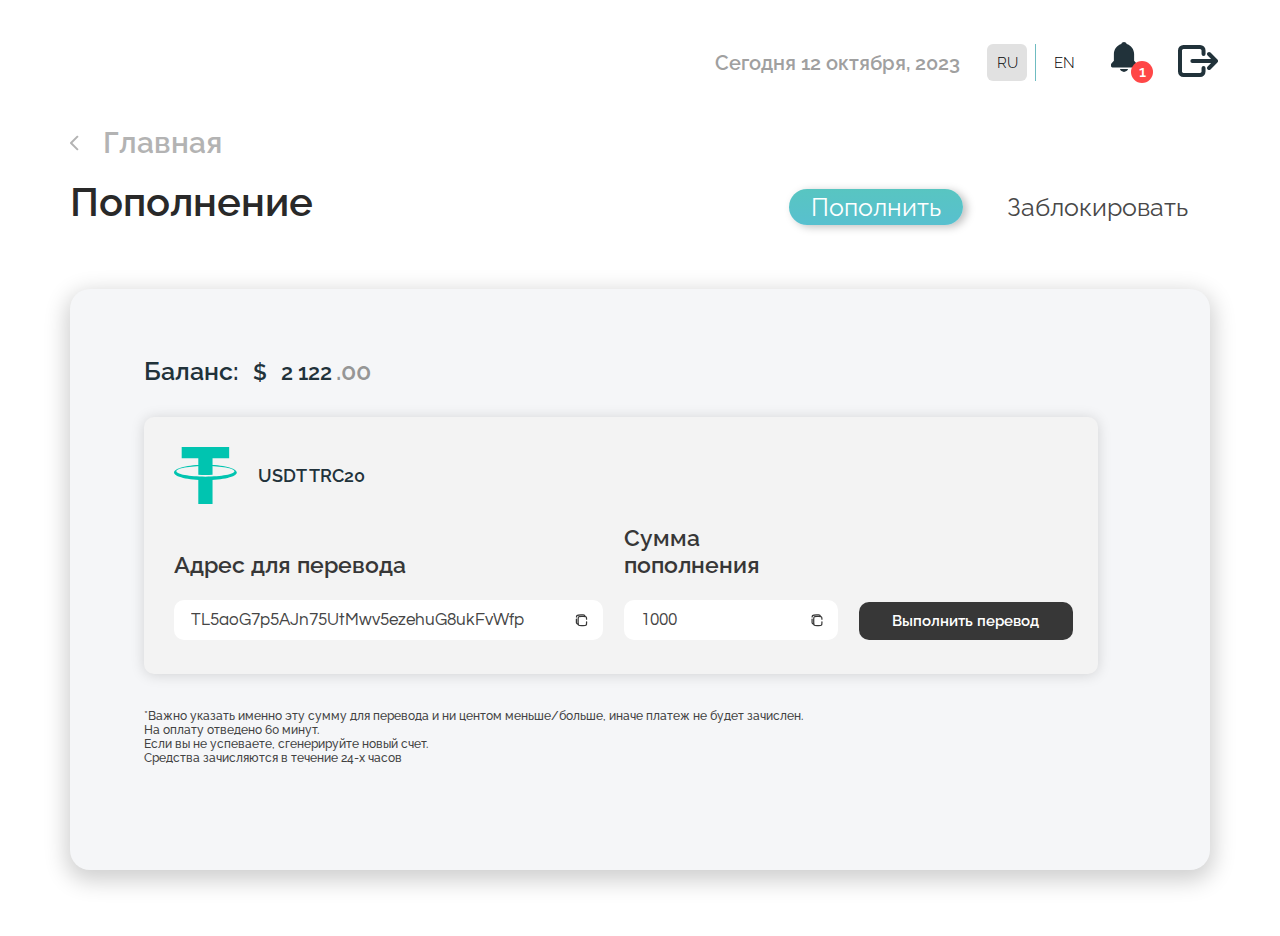
<file: user/card-deposit.html>
<!DOCTYPE html>
<html lang="en">
<head>
    <meta charset="UTF-8">
    <meta name="viewport" content="width=device-width, initial-scale=1.0">
    <title>Document</title>
    <link rel="stylesheet" href="../css/reset.css">
    <link rel="stylesheet" href="../css/fonts.css">
    <link rel="stylesheet" href="../css/style.css">
</head>
<body>
    <header></header>
    <main>
        <div class="profile-wrapper">
            <aside class="profile-sidebar">
                <a class="logo-link" href="/">
                    <img class="logo" src="../img/logo.svg" alt="">
                </a>
                <nav class="profile-nav">
                    <a class="profile-nav__item" href="profile.html">
                        <svg class="profile-nav__icon" xmlns="http://www.w3.org/2000/svg" width="33" height="33" viewBox="0 0 33 33" fill="none">
                            <g clip-path="url(#clip0_140_865)">
                                <path d="M17.215 0.264072C17.0158 0.0936501 16.7622 0 16.5 0C16.2378 0 15.9842 0.0936501 15.785 0.264072L0 13.7941V29.7001C0 30.5753 0.347678 31.4147 0.966548 32.0335C1.58542 32.6524 2.42479 33.0001 3.3 33.0001H12.1C12.3917 33.0001 12.6715 32.8842 12.8778 32.6779C13.0841 32.4716 13.2 32.1918 13.2 31.9001V25.3001C13.2 24.4249 13.5477 23.5855 14.1665 22.9666C14.7854 22.3477 15.6248 22.0001 16.5 22.0001C17.3752 22.0001 18.2146 22.3477 18.8335 22.9666C19.4523 23.5855 19.8 24.4249 19.8 25.3001V31.9001C19.8 32.1918 19.9159 32.4716 20.1222 32.6779C20.3285 32.8842 20.6083 33.0001 20.9 33.0001H29.7C30.5752 33.0001 31.4146 32.6524 32.0335 32.0335C32.6523 31.4147 33 30.5753 33 29.7001V13.7941L17.215 0.264072Z"/>
                            </g>
                            <defs>
                                <clipPath id="clip0_140_865">
                                <rect width="33" height="33"/>
                                </clipPath>
                            </defs>
                        </svg>
                        <span>Главная</span>
                    </a>
                    <a class="profile-nav__item selected" href="cards.html">
                        <svg class="profile-nav__icon" xmlns="http://www.w3.org/2000/svg" width="37" height="28" viewBox="0 0 37 28" fill="none">
                            <path d="M32.5 2H4.5C2.84315 2 1.5 3.34315 1.5 5V23C1.5 24.6569 2.84315 26 4.5 26H32.5C34.1569 26 35.5 24.6569 35.5 23V5C35.5 3.34315 34.1569 2 32.5 2Z" fill="None" stroke-width="3"/>
                            <path d="M1 10H35.5" stroke-width="3"/>
                            <path d="M5 20.5H15.5" stroke-width="2"/>
                        </svg>
                        <span>Карты</span>
                    </a>
                    <a class="profile-nav__item" href="transaction-history.html">
                        <svg class="profile-nav__icon" xmlns="http://www.w3.org/2000/svg" width="35" height="35" viewBox="0 0 35 35" fill="none">
                            <path d="M18 10V17.3846L22 22" stroke-width="3" stroke-linecap="round" stroke-linejoin="round"/>
                            <path d="M3.74742 8.2934L2.40129 8.30017C2.40498 9.03833 3.00248 9.63582 3.74066 9.63954L3.74742 8.2934ZM8.30959 9.66249C9.05305 9.66623 9.65876 9.06658 9.66249 8.32313C9.66623 7.57967 9.06658 6.97396 8.32313 6.97022L8.30959 9.66249ZM5.0706 3.7177C5.06685 2.97425 4.46115 2.37458 3.7177 2.37831C2.97425 2.38206 2.37458 2.98778 2.37833 3.73122L5.0706 3.7177ZM2.69231 17.5C2.69231 16.7566 2.08961 16.1538 1.34615 16.1538C0.6027 16.1538 0 16.7566 0 17.5H2.69231ZM26.2509 32.6581C26.8945 32.2858 27.1144 31.4623 26.7422 30.8187C26.3699 30.1752 25.5464 29.9552 24.903 30.3276L26.2509 32.6581ZM30.3276 24.903C29.9552 25.5464 30.1752 26.3699 30.8187 26.7422C31.4623 27.1144 32.2858 26.8945 32.6581 26.2509L30.3276 24.903ZM5.18777 5.0638C4.65945 5.58688 4.6552 6.43921 5.17829 6.96753C5.70137 7.49585 6.55369 7.50009 7.08201 6.97701L5.18777 5.0638ZM29.8169 5.18334C22.9602 -1.67343 11.8799 -1.74286 5.06854 5.06854L6.97229 6.97229C12.7143 1.2303 22.0898 1.26366 27.9133 7.08709L29.8169 5.18334ZM5.06854 5.06854L2.79555 7.34153L4.6993 9.24528L6.97229 6.97229L5.06854 5.06854ZM3.74066 9.63954L8.30959 9.66249L8.32313 6.97022L3.75419 6.94727L3.74066 9.63954ZM5.09356 8.28664L5.0706 3.7177L2.37833 3.73122L2.40129 8.30017L5.09356 8.28664ZM17.5 2.69231C25.678 2.69231 32.3077 9.32194 32.3077 17.5H35C35 7.83501 27.165 0 17.5 0V2.69231ZM17.5 32.3077C9.32194 32.3077 2.69231 25.678 2.69231 17.5H0C0 27.165 7.83501 35 17.5 35V32.3077ZM24.903 30.3276C22.7263 31.5867 20.1993 32.3077 17.5 32.3077V35C20.6854 35 23.6756 34.1478 26.2509 32.6581L24.903 30.3276ZM32.3077 17.5C32.3077 20.1993 31.5867 22.7263 30.3276 24.903L32.6581 26.2509C34.1478 23.6756 35 20.6854 35 17.5H32.3077ZM7.08201 6.97701C9.75884 4.3267 13.4372 2.69231 17.5 2.69231V0C12.6995 0 8.34818 1.93471 5.18777 5.0638L7.08201 6.97701Z"/>
                        </svg>
                        <span>История транзакций</span>
                    </a>
                </nav>
            </aside>
            <div class="profile-page-wrapper">
                <div class="profile-header">
                    <div class="profile-header__left"></div>
                    <div class="profile-header__right">
                        <div class="profile-date">Сегодня 12 октября, 2023</div>
                        <div class="lang-selector">
                            <div class="lang-selector__item selected">RU</div>
                            <div class="separator"></div>
                            <div class="lang-selector__item">EN</div>
                        </div>
                        <div class="profile-notification">
                            <div class="profile-notification__icon">
                                <svg xmlns="http://www.w3.org/2000/svg" width="33" height="38" viewBox="0 0 33 38" fill="none">
                                    <path d="M16.5 38C17.6354 38.0015 18.743 37.6363 19.6689 36.9553C20.5948 36.2743 21.293 35.3112 21.6663 34.2H11.3337C11.707 35.3112 12.4052 36.2743 13.3311 36.9553C14.257 37.6363 15.3646 38.0015 16.5 38ZM29.3333 23.9134V15.2C29.3333 9.0877 25.3275 3.9387 19.9008 2.3902C19.3637 0.988 18.051 0 16.5 0C14.949 0 13.6363 0.988 13.0992 2.3902C7.6725 3.9406 3.66667 9.0877 3.66667 15.2V23.9134L0.537169 27.1567C0.36659 27.3328 0.231313 27.5422 0.139123 27.7727C0.0469336 28.0033 -0.000347323 28.2504 1.92074e-06 28.5V30.4C1.92074e-06 30.9039 0.193156 31.3872 0.536973 31.7435C0.880789 32.0998 1.3471 32.3 1.83334 32.3H31.1667C31.6529 32.3 32.1192 32.0998 32.463 31.7435C32.8068 31.3872 33 30.9039 33 30.4V28.5C33.0004 28.2504 32.9531 28.0033 32.8609 27.7727C32.7687 27.5422 32.6334 27.3328 32.4628 27.1567L29.3333 23.9134Z"/>
                                </svg>
                                <div class="profile-notification__count">1</div>
                            </div>
                            <div class="profile-notification__menu">
                                <div class="notification-list">
                                    <a class="notification-list__item" href="">
                                        <h4 class="notification-list__h4">Title</h4>
                                        <p class="notification-list__p">Lorem ipsum, dolor sit amet consectetur adipisicing elit. At velit eos sapiente ipsum, doloribus quo amet optio, magni inventore accusamus est similique error perspiciatis deserunt quaerat. Quasi, optio rem. Minus.</p>
                                    </a>
                                    <a class="notification-list__item" href="">
                                        <h4 class="notification-list__h4">Title</h4>
                                        <p class="notification-list__p">Text</p>
                                    </a>
                                    <a class="notification-list__item" href="">
                                        <h4 class="notification-list__h4">Title</h4>
                                        <p class="notification-list__p">Text</p>
                                    </a>
                                    <a class="notification-list__item" href="">
                                        <h4 class="notification-list__h4">Title</h4>
                                        <p class="notification-list__p">Text</p>
                                    </a>
                                    <a class="notification-list__item" href="">
                                        <h4 class="notification-list__h4">Title</h4>
                                        <p class="notification-list__p">Text</p>
                                    </a>
                                    <a class="notification-list__item" href="">
                                        <h4 class="notification-list__h4">Title</h4>
                                        <p class="notification-list__p">Text</p>
                                    </a>
                                    <a class="notification-list__item" href="">
                                        <h4 class="notification-list__h4">Title</h4>
                                        <p class="notification-list__p">Text</p>
                                    </a>
                                    <a class="notification-list__item" href="">
                                        <h4 class="notification-list__h4">Title</h4>
                                        <p class="notification-list__p">Text</p>
                                    </a>
                                </div>
                            </div>
                        </div>
                        <a class="profile-exit" href="">
                            <svg xmlns="http://www.w3.org/2000/svg" width="40" height="32" viewBox="0 0 40 32" fill="none">
                                <path d="M25.5385 9V5.5C25.5385 4.57174 25.1738 3.6815 24.5246 3.02513C23.8754 2.36875 22.995 2 22.0769 2H5.46154C4.54348 2 3.66303 2.36875 3.01386 3.02513C2.3647 3.6815 2 4.57174 2 5.5V26.5C2 27.4283 2.3647 28.3185 3.01386 28.9749C3.66303 29.6312 4.54348 30 5.46154 30H22.0769C22.995 30 23.8754 29.6312 24.5246 28.9749C25.1738 28.3185 25.5385 27.4283 25.5385 26.5V23M31.0769 9L38 16M38 16L31.0769 23M38 16H14.375" stroke="#21323A" stroke-width="4" stroke-linecap="round" stroke-linejoin="round"/>
                            </svg>
                        </a>
                    </div>
                </div>
                <div class="profile-content">
                    <div class="container">
                        <a class="back-btn" href="">Главная</a>
                        <div class="profile-content-header">
                            <h1 class="profile-h1">Пополнение</h1>
                            <div class="card-nav">
                                <a class="card-nav__item selected" href="card-deposit.html">Пополнить</a>
                                <a class="card-nav__item" href="card-block.html">Заблокировать</a>
                            </div>
                        </div>
                        <div class="card-deposit">
                            <div class="card-deposit__balance">
                                <span>Баланс:</span>
                                <span>$</span>
                                <span>2 122</span>
                                <span>.00</span>
                            </div>
                            <form class="deposit-address" action="">
                                <div class="deposit-address-header">
                                    <img class="deposit-address__icon" src="../img/trc20.svg" alt="">
                                    <h3 class="deposit-address__h3">USDT TRC20</h3>
                                </div>
                                <div class="deposit-address-content">
                                    <div class="deposit-address__fields-wrapper">
                                        <div class="input-wrapper">
                                            <label class="label" for="">Адрес для перевода</label>
                                            <div class="input">
                                                <input type="text" value="TL5aoG7p5AJn75UtMwv5ezehuG8ukFvWfp" disabled>
                                                <div class="input__copy-btn"></div>
                                            </div>
                                        </div>
                                        <div class="input-wrapper">
                                            <label class="label" for="">Сумма пополнения</label>
                                            <div class="input">
                                                <input type="number" value="1000" disabled>
                                                <div class="input__copy-btn"></div>
                                            </div>
                                        </div>
                                        <div class="deposit-address__btn">Выполнить перевод</div>
                                    </div>
                                </div>
                            </form>
                            <div class="card-deposit__p">
                                *Важно указать именно эту сумму для перевода и ни центом меньше/больше, иначе платеж не будет зачислен. <br>
                                На оплату отведено 60 минут. <br>
                                Если вы не успеваете, сгенерируйте новый счет. <br>
                                Средства зачисляются в течение 24-х часов
                            </div>
                        </div>
                    </div>
                </div>
            </div>
        </div>
        <div class="overlay">
            <div class="container">
                <div class="overlay-item" data-overlay="deposit-overlay">
                    <div class="container">
                        <h2 class="overlay-h2">Пополнить</h2>
                        <form action="">
                            <div class="input-wrapper">
                                <label class="label" for="">Куда</label>
                                <select class="select" name="" id="">
                                    <option value="Основной счет">Основной счет</option>
                                </select>
                            </div>
                            <div class="input-wrapper">
                                <label class="label" for="">Сумма</label>
                                <input class="input" placeholder="0$" type="number">
                            </div>
                            <button class="overlay-btn">Выполнить</button>
                        </form>
                    </div>
                </div>
                <div class="overlay-item" data-overlay="transfer-overlay">
                    <div class="container">
                        <h2 class="overlay-h2">Между своими счетами и картами</h2>
                        <form action="">
                            <div class="input-wrapper">
                                <label class="label" for="">Откуда</label>
                                <select class="select" name="" id="">
                                    <option value="Основной счет">Основной счет</option>
                                </select>
                            </div>
                            <div class="input-wrapper">
                                <label class="label" for="">Куда</label>
                                <select class="select" name="" id="">
                                    <option value="Карта № 118">Карта № 118</option>
                                </select>
                            </div>
                            <div class="input-wrapper">
                                <label class="label" for="">Сумма</label>
                                <input class="input" placeholder="0$" type="number">
                            </div>
                            <button class="overlay-btn">Выполнить</button>
                        </form>
                    </div>
                </div>
            </div>
        </div>
    </main>
    <footer></footer>
    <script src="../js/jquery.min.js"></script>
    <script src="../js/main.js"></script>
</body>
</html>
</file>
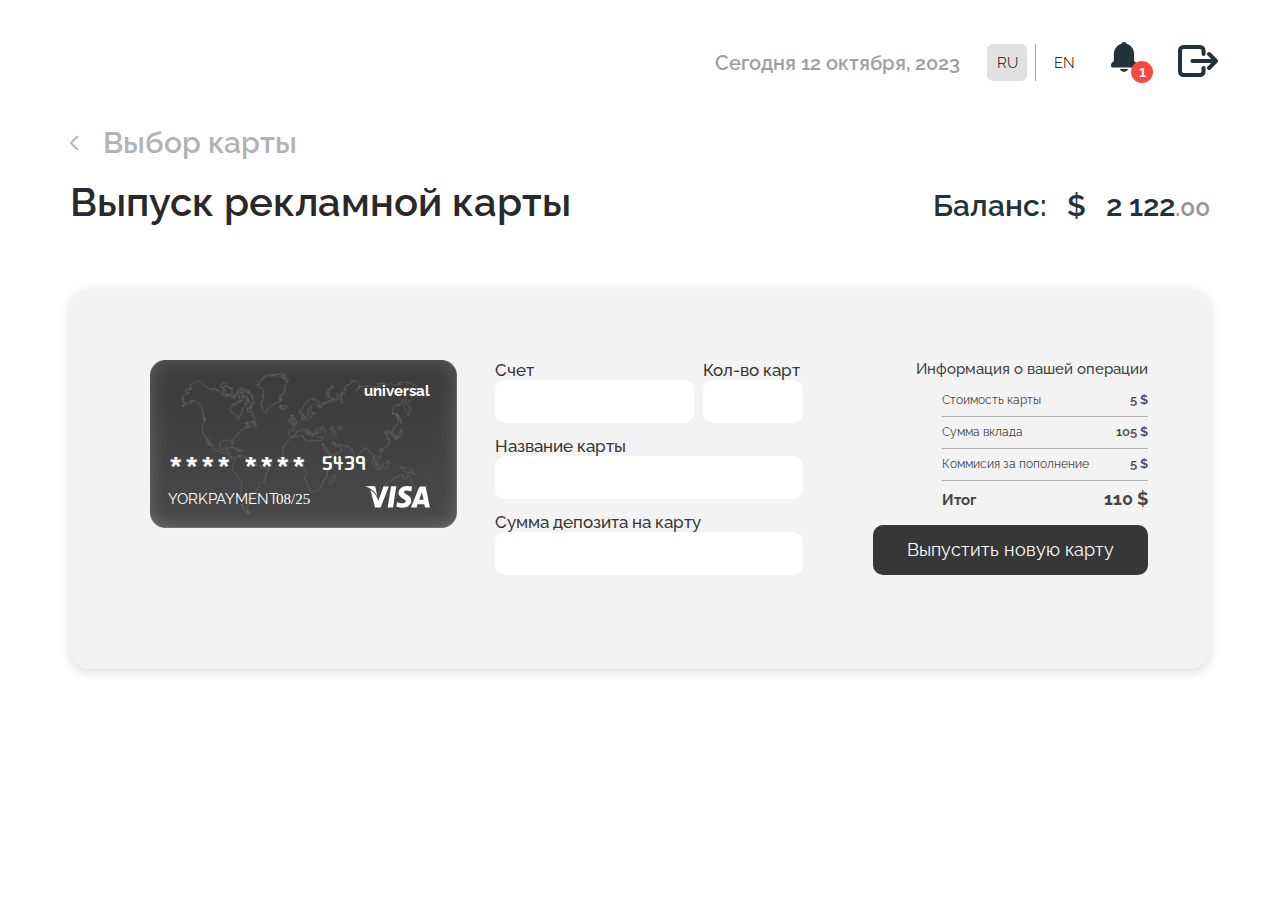
<file: user/card-issue.html>
<!DOCTYPE html>
<html lang="en">
<head>
    <meta charset="UTF-8">
    <meta name="viewport" content="width=device-width, initial-scale=1.0">
    <title>Document</title>
    <link rel="stylesheet" href="../css/reset.css">
    <link rel="stylesheet" href="../css/fonts.css">
    <link rel="stylesheet" href="../css/style.css">
</head>
<body>
    <header></header>
    <main>
        <div class="profile-wrapper">
            <aside class="profile-sidebar">
                <a class="logo-link" href="/">
                    <img class="logo" src="../img/logo.svg" alt="">
                </a>
                <nav class="profile-nav">
                    <a class="profile-nav__item" href="profile.html">
                        <svg class="profile-nav__icon" xmlns="http://www.w3.org/2000/svg" width="33" height="33" viewBox="0 0 33 33" fill="none">
                            <g clip-path="url(#clip0_140_865)">
                                <path d="M17.215 0.264072C17.0158 0.0936501 16.7622 0 16.5 0C16.2378 0 15.9842 0.0936501 15.785 0.264072L0 13.7941V29.7001C0 30.5753 0.347678 31.4147 0.966548 32.0335C1.58542 32.6524 2.42479 33.0001 3.3 33.0001H12.1C12.3917 33.0001 12.6715 32.8842 12.8778 32.6779C13.0841 32.4716 13.2 32.1918 13.2 31.9001V25.3001C13.2 24.4249 13.5477 23.5855 14.1665 22.9666C14.7854 22.3477 15.6248 22.0001 16.5 22.0001C17.3752 22.0001 18.2146 22.3477 18.8335 22.9666C19.4523 23.5855 19.8 24.4249 19.8 25.3001V31.9001C19.8 32.1918 19.9159 32.4716 20.1222 32.6779C20.3285 32.8842 20.6083 33.0001 20.9 33.0001H29.7C30.5752 33.0001 31.4146 32.6524 32.0335 32.0335C32.6523 31.4147 33 30.5753 33 29.7001V13.7941L17.215 0.264072Z"/>
                            </g>
                            <defs>
                                <clipPath id="clip0_140_865">
                                <rect width="33" height="33"/>
                                </clipPath>
                            </defs>
                        </svg>
                        <span>Главная</span>
                    </a>
                    <a class="profile-nav__item selected" href="cards.html">
                        <svg class="profile-nav__icon" xmlns="http://www.w3.org/2000/svg" width="37" height="28" viewBox="0 0 37 28" fill="none">
                            <path d="M32.5 2H4.5C2.84315 2 1.5 3.34315 1.5 5V23C1.5 24.6569 2.84315 26 4.5 26H32.5C34.1569 26 35.5 24.6569 35.5 23V5C35.5 3.34315 34.1569 2 32.5 2Z" fill="None" stroke-width="3"/>
                            <path d="M1 10H35.5" stroke-width="3"/>
                            <path d="M5 20.5H15.5" stroke-width="2"/>
                        </svg>
                        <span>Карты</span>
                    </a>
                    <a class="profile-nav__item" href="transaction-history.html">
                        <svg class="profile-nav__icon" xmlns="http://www.w3.org/2000/svg" width="35" height="35" viewBox="0 0 35 35" fill="none">
                            <path d="M18 10V17.3846L22 22" stroke-width="3" stroke-linecap="round" stroke-linejoin="round"/>
                            <path d="M3.74742 8.2934L2.40129 8.30017C2.40498 9.03833 3.00248 9.63582 3.74066 9.63954L3.74742 8.2934ZM8.30959 9.66249C9.05305 9.66623 9.65876 9.06658 9.66249 8.32313C9.66623 7.57967 9.06658 6.97396 8.32313 6.97022L8.30959 9.66249ZM5.0706 3.7177C5.06685 2.97425 4.46115 2.37458 3.7177 2.37831C2.97425 2.38206 2.37458 2.98778 2.37833 3.73122L5.0706 3.7177ZM2.69231 17.5C2.69231 16.7566 2.08961 16.1538 1.34615 16.1538C0.6027 16.1538 0 16.7566 0 17.5H2.69231ZM26.2509 32.6581C26.8945 32.2858 27.1144 31.4623 26.7422 30.8187C26.3699 30.1752 25.5464 29.9552 24.903 30.3276L26.2509 32.6581ZM30.3276 24.903C29.9552 25.5464 30.1752 26.3699 30.8187 26.7422C31.4623 27.1144 32.2858 26.8945 32.6581 26.2509L30.3276 24.903ZM5.18777 5.0638C4.65945 5.58688 4.6552 6.43921 5.17829 6.96753C5.70137 7.49585 6.55369 7.50009 7.08201 6.97701L5.18777 5.0638ZM29.8169 5.18334C22.9602 -1.67343 11.8799 -1.74286 5.06854 5.06854L6.97229 6.97229C12.7143 1.2303 22.0898 1.26366 27.9133 7.08709L29.8169 5.18334ZM5.06854 5.06854L2.79555 7.34153L4.6993 9.24528L6.97229 6.97229L5.06854 5.06854ZM3.74066 9.63954L8.30959 9.66249L8.32313 6.97022L3.75419 6.94727L3.74066 9.63954ZM5.09356 8.28664L5.0706 3.7177L2.37833 3.73122L2.40129 8.30017L5.09356 8.28664ZM17.5 2.69231C25.678 2.69231 32.3077 9.32194 32.3077 17.5H35C35 7.83501 27.165 0 17.5 0V2.69231ZM17.5 32.3077C9.32194 32.3077 2.69231 25.678 2.69231 17.5H0C0 27.165 7.83501 35 17.5 35V32.3077ZM24.903 30.3276C22.7263 31.5867 20.1993 32.3077 17.5 32.3077V35C20.6854 35 23.6756 34.1478 26.2509 32.6581L24.903 30.3276ZM32.3077 17.5C32.3077 20.1993 31.5867 22.7263 30.3276 24.903L32.6581 26.2509C34.1478 23.6756 35 20.6854 35 17.5H32.3077ZM7.08201 6.97701C9.75884 4.3267 13.4372 2.69231 17.5 2.69231V0C12.6995 0 8.34818 1.93471 5.18777 5.0638L7.08201 6.97701Z"/>
                        </svg>
                        <span>История транзакций</span>
                    </a>
                </nav>
            </aside>
            <div class="profile-page-wrapper">
                <div class="profile-header">
                    <div class="profile-header__left"></div>
                    <div class="profile-header__right">
                        <div class="profile-date">Сегодня 12 октября, 2023</div>
                        <div class="lang-selector">
                            <div class="lang-selector__item selected">RU</div>
                            <div class="separator"></div>
                            <div class="lang-selector__item">EN</div>
                        </div>
                        <div class="profile-notification">
                            <div class="profile-notification__icon">
                                <svg xmlns="http://www.w3.org/2000/svg" width="33" height="38" viewBox="0 0 33 38" fill="none">
                                    <path d="M16.5 38C17.6354 38.0015 18.743 37.6363 19.6689 36.9553C20.5948 36.2743 21.293 35.3112 21.6663 34.2H11.3337C11.707 35.3112 12.4052 36.2743 13.3311 36.9553C14.257 37.6363 15.3646 38.0015 16.5 38ZM29.3333 23.9134V15.2C29.3333 9.0877 25.3275 3.9387 19.9008 2.3902C19.3637 0.988 18.051 0 16.5 0C14.949 0 13.6363 0.988 13.0992 2.3902C7.6725 3.9406 3.66667 9.0877 3.66667 15.2V23.9134L0.537169 27.1567C0.36659 27.3328 0.231313 27.5422 0.139123 27.7727C0.0469336 28.0033 -0.000347323 28.2504 1.92074e-06 28.5V30.4C1.92074e-06 30.9039 0.193156 31.3872 0.536973 31.7435C0.880789 32.0998 1.3471 32.3 1.83334 32.3H31.1667C31.6529 32.3 32.1192 32.0998 32.463 31.7435C32.8068 31.3872 33 30.9039 33 30.4V28.5C33.0004 28.2504 32.9531 28.0033 32.8609 27.7727C32.7687 27.5422 32.6334 27.3328 32.4628 27.1567L29.3333 23.9134Z"/>
                                </svg>
                                <div class="profile-notification__count">1</div>
                            </div>
                            <div class="profile-notification__menu">
                                <div class="notification-list">
                                    <a class="notification-list__item" href="">
                                        <h4 class="notification-list__h4">Title</h4>
                                        <p class="notification-list__p">Lorem ipsum, dolor sit amet consectetur adipisicing elit. At velit eos sapiente ipsum, doloribus quo amet optio, magni inventore accusamus est similique error perspiciatis deserunt quaerat. Quasi, optio rem. Minus.</p>
                                    </a>
                                    <a class="notification-list__item" href="">
                                        <h4 class="notification-list__h4">Title</h4>
                                        <p class="notification-list__p">Text</p>
                                    </a>
                                    <a class="notification-list__item" href="">
                                        <h4 class="notification-list__h4">Title</h4>
                                        <p class="notification-list__p">Text</p>
                                    </a>
                                    <a class="notification-list__item" href="">
                                        <h4 class="notification-list__h4">Title</h4>
                                        <p class="notification-list__p">Text</p>
                                    </a>
                                    <a class="notification-list__item" href="">
                                        <h4 class="notification-list__h4">Title</h4>
                                        <p class="notification-list__p">Text</p>
                                    </a>
                                    <a class="notification-list__item" href="">
                                        <h4 class="notification-list__h4">Title</h4>
                                        <p class="notification-list__p">Text</p>
                                    </a>
                                    <a class="notification-list__item" href="">
                                        <h4 class="notification-list__h4">Title</h4>
                                        <p class="notification-list__p">Text</p>
                                    </a>
                                    <a class="notification-list__item" href="">
                                        <h4 class="notification-list__h4">Title</h4>
                                        <p class="notification-list__p">Text</p>
                                    </a>
                                </div>
                            </div>
                        </div>
                        <a class="profile-exit" href="">
                            <svg xmlns="http://www.w3.org/2000/svg" width="40" height="32" viewBox="0 0 40 32" fill="none">
                                <path d="M25.5385 9V5.5C25.5385 4.57174 25.1738 3.6815 24.5246 3.02513C23.8754 2.36875 22.995 2 22.0769 2H5.46154C4.54348 2 3.66303 2.36875 3.01386 3.02513C2.3647 3.6815 2 4.57174 2 5.5V26.5C2 27.4283 2.3647 28.3185 3.01386 28.9749C3.66303 29.6312 4.54348 30 5.46154 30H22.0769C22.995 30 23.8754 29.6312 24.5246 28.9749C25.1738 28.3185 25.5385 27.4283 25.5385 26.5V23M31.0769 9L38 16M38 16L31.0769 23M38 16H14.375" stroke="#21323A" stroke-width="4" stroke-linecap="round" stroke-linejoin="round"/>
                            </svg>
                        </a>
                    </div>
                </div>
                <div class="profile-content">
                    <div class="container">
                        <a class="back-btn" href="">Выбор карты</a>
                        <div class="profile-content-header">
                            <h1 class="profile-h1">Выпуск рекламной карты</h1>
                            <div class="profile-content__balance">
                                <span>Баланс:</span>
                                <span>$</span>
                                <span>2 122</span>
                                <span>.00</span>
                            </div>
                        </div>
                        <form class="card-issue" action="">
                            <div class="cards-list__item">
                                <img class="cards-list__background" src="../img/card-background.png">
                                <div class="cards-list__type-text">universal</div>
                                <img class="cards-list__type" src="../img/visa.svg">
                                <div class="cards-list__cardholder">YorkPayment</div>
                                <div class="cards-list__expires-date">08/25</div>
                                <div class="cards-list__cardnumber">
                                    <span>**** ****</span>
                                    <span>5439</span>
                                </div>
                            </div>
                            <div class="card-issue__fields">
                                <div class="card-issue__fields-wrapper">
                                    <div class="input-wrapper">
                                        <label class="label" for="">Счет</label>
                                        <div class="input">
                                            <input type="text">
                                        </div>
                                    </div>
                                    <div class="input-wrapper">
                                        <label class="label" for="">Кол-во карт</label>
                                        <div class="input">
                                            <input type="number">
                                        </div>
                                    </div>
                                </div>
                                <div class="input-wrapper">
                                    <label class="label" for="">Название карты</label>
                                    <div class="input">
                                        <input type="text">
                                    </div>
                                </div>
                                <div class="input-wrapper">
                                    <label class="label" for="">Сумма депозита на карту</label>
                                    <div class="input">
                                        <input type="number">
                                    </div>
                                </div>
                            </div>
                            <div class="card-issue__info">
                                <h4 class="card-issue__h4">Информация о вашей операции</h4>
                                <div class="card-issue-prices">
                                    <div class="card-issue-prices__item">
                                        <div class="card-issue-prices__title">Стоимость карты</div>
                                        <div class="card-issue-prices__value">5 $</div>
                                    </div>
                                    <div class="card-issue-prices__item">
                                        <div class="card-issue-prices__title">Cумма вклада</div>
                                        <div class="card-issue-prices__value">105 $</div>
                                    </div>
                                    <div class="card-issue-prices__item">
                                        <div class="card-issue-prices__title">Коммисия за пополнение</div>
                                        <div class="card-issue-prices__value">5 $</div>
                                    </div>
                                    <div class="card-issue-prices__item">
                                        <div class="card-issue-prices__title">Итог</div>
                                        <div class="card-issue-prices__value">110 $</div>
                                    </div>
                                </div>
                                <button class="card-issue__submit">Выпустить новую карту</button>
                            </div>
                        </form>
                    </div>
                </div>
            </div>
        </div>
        <div class="overlay">
            <div class="container">
                <div class="overlay-item" data-overlay="deposit-overlay">
                    <div class="container">
                        <h2 class="overlay-h2">Пополнить</h2>
                        <form action="">
                            <div class="input-wrapper">
                                <label class="label" for="">Куда</label>
                                <select class="select" name="" id="">
                                    <option value="Основной счет">Основной счет</option>
                                </select>
                            </div>
                            <div class="input-wrapper">
                                <label class="label" for="">Сумма</label>
                                <input class="input" placeholder="0$" type="number">
                            </div>
                            <button class="overlay-btn">Выполнить</button>
                        </form>
                    </div>
                </div>
                <div class="overlay-item" data-overlay="transfer-overlay">
                    <div class="container">
                        <h2 class="overlay-h2">Между своими счетами и картами</h2>
                        <form action="">
                            <div class="input-wrapper">
                                <label class="label" for="">Откуда</label>
                                <select class="select" name="" id="">
                                    <option value="Основной счет">Основной счет</option>
                                </select>
                            </div>
                            <div class="input-wrapper">
                                <label class="label" for="">Куда</label>
                                <select class="select" name="" id="">
                                    <option value="Карта № 118">Карта № 118</option>
                                </select>
                            </div>
                            <div class="input-wrapper">
                                <label class="label" for="">Сумма</label>
                                <input class="input" placeholder="0$" type="number">
                            </div>
                            <button class="overlay-btn">Выполнить</button>
                        </form>
                    </div>
                </div>
            </div>
        </div>
    </main>
    <footer></footer>
    <script src="../js/jquery.min.js"></script>
    <script src="../js/main.js"></script>
</body>
</html>
</file>
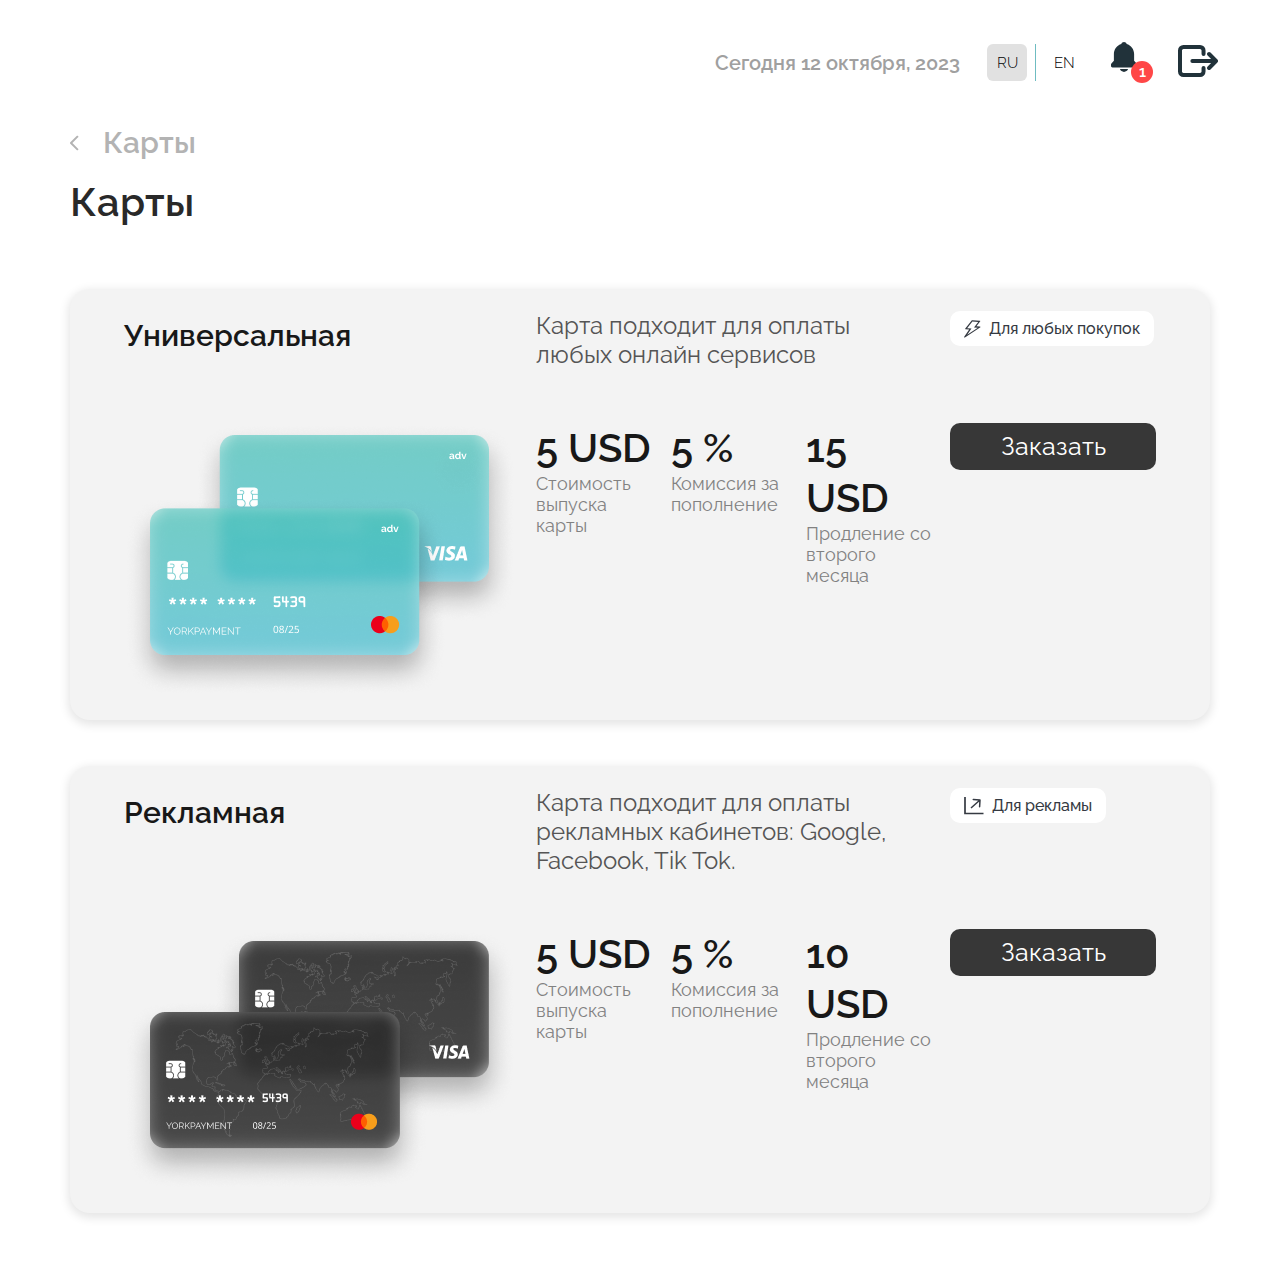
<file: user/card-selection.html>
<!DOCTYPE html>
<html lang="en">
<head>
    <meta charset="UTF-8">
    <meta name="viewport" content="width=device-width, initial-scale=1.0">
    <title>Document</title>
    <link rel="stylesheet" href="../css/reset.css">
    <link rel="stylesheet" href="../css/fonts.css">
    <link rel="stylesheet" href="../css/style.css">
</head>
<body>
    <header></header>
    <main>
        <div class="profile-wrapper">
            <aside class="profile-sidebar">
                <a class="logo-link" href="/">
                    <img class="logo" src="../img/logo.svg" alt="">
                </a>
                <nav class="profile-nav">
                    <a class="profile-nav__item" href="profile.html">
                        <svg class="profile-nav__icon" xmlns="http://www.w3.org/2000/svg" width="33" height="33" viewBox="0 0 33 33" fill="none">
                            <g clip-path="url(#clip0_140_865)">
                                <path d="M17.215 0.264072C17.0158 0.0936501 16.7622 0 16.5 0C16.2378 0 15.9842 0.0936501 15.785 0.264072L0 13.7941V29.7001C0 30.5753 0.347678 31.4147 0.966548 32.0335C1.58542 32.6524 2.42479 33.0001 3.3 33.0001H12.1C12.3917 33.0001 12.6715 32.8842 12.8778 32.6779C13.0841 32.4716 13.2 32.1918 13.2 31.9001V25.3001C13.2 24.4249 13.5477 23.5855 14.1665 22.9666C14.7854 22.3477 15.6248 22.0001 16.5 22.0001C17.3752 22.0001 18.2146 22.3477 18.8335 22.9666C19.4523 23.5855 19.8 24.4249 19.8 25.3001V31.9001C19.8 32.1918 19.9159 32.4716 20.1222 32.6779C20.3285 32.8842 20.6083 33.0001 20.9 33.0001H29.7C30.5752 33.0001 31.4146 32.6524 32.0335 32.0335C32.6523 31.4147 33 30.5753 33 29.7001V13.7941L17.215 0.264072Z"/>
                            </g>
                            <defs>
                                <clipPath id="clip0_140_865">
                                <rect width="33" height="33"/>
                                </clipPath>
                            </defs>
                        </svg>
                        <span>Главная</span>
                    </a>
                    <a class="profile-nav__item selected" href="cards.html">
                        <svg class="profile-nav__icon" xmlns="http://www.w3.org/2000/svg" width="37" height="28" viewBox="0 0 37 28" fill="none">
                            <path d="M32.5 2H4.5C2.84315 2 1.5 3.34315 1.5 5V23C1.5 24.6569 2.84315 26 4.5 26H32.5C34.1569 26 35.5 24.6569 35.5 23V5C35.5 3.34315 34.1569 2 32.5 2Z" fill="None" stroke-width="3"/>
                            <path d="M1 10H35.5" stroke-width="3"/>
                            <path d="M5 20.5H15.5" stroke-width="2"/>
                        </svg>
                        <span>Карты</span>
                    </a>
                    <a class="profile-nav__item" href="transaction-history.html">
                        <svg class="profile-nav__icon" xmlns="http://www.w3.org/2000/svg" width="35" height="35" viewBox="0 0 35 35" fill="none">
                            <path d="M18 10V17.3846L22 22" stroke-width="3" stroke-linecap="round" stroke-linejoin="round"/>
                            <path d="M3.74742 8.2934L2.40129 8.30017C2.40498 9.03833 3.00248 9.63582 3.74066 9.63954L3.74742 8.2934ZM8.30959 9.66249C9.05305 9.66623 9.65876 9.06658 9.66249 8.32313C9.66623 7.57967 9.06658 6.97396 8.32313 6.97022L8.30959 9.66249ZM5.0706 3.7177C5.06685 2.97425 4.46115 2.37458 3.7177 2.37831C2.97425 2.38206 2.37458 2.98778 2.37833 3.73122L5.0706 3.7177ZM2.69231 17.5C2.69231 16.7566 2.08961 16.1538 1.34615 16.1538C0.6027 16.1538 0 16.7566 0 17.5H2.69231ZM26.2509 32.6581C26.8945 32.2858 27.1144 31.4623 26.7422 30.8187C26.3699 30.1752 25.5464 29.9552 24.903 30.3276L26.2509 32.6581ZM30.3276 24.903C29.9552 25.5464 30.1752 26.3699 30.8187 26.7422C31.4623 27.1144 32.2858 26.8945 32.6581 26.2509L30.3276 24.903ZM5.18777 5.0638C4.65945 5.58688 4.6552 6.43921 5.17829 6.96753C5.70137 7.49585 6.55369 7.50009 7.08201 6.97701L5.18777 5.0638ZM29.8169 5.18334C22.9602 -1.67343 11.8799 -1.74286 5.06854 5.06854L6.97229 6.97229C12.7143 1.2303 22.0898 1.26366 27.9133 7.08709L29.8169 5.18334ZM5.06854 5.06854L2.79555 7.34153L4.6993 9.24528L6.97229 6.97229L5.06854 5.06854ZM3.74066 9.63954L8.30959 9.66249L8.32313 6.97022L3.75419 6.94727L3.74066 9.63954ZM5.09356 8.28664L5.0706 3.7177L2.37833 3.73122L2.40129 8.30017L5.09356 8.28664ZM17.5 2.69231C25.678 2.69231 32.3077 9.32194 32.3077 17.5H35C35 7.83501 27.165 0 17.5 0V2.69231ZM17.5 32.3077C9.32194 32.3077 2.69231 25.678 2.69231 17.5H0C0 27.165 7.83501 35 17.5 35V32.3077ZM24.903 30.3276C22.7263 31.5867 20.1993 32.3077 17.5 32.3077V35C20.6854 35 23.6756 34.1478 26.2509 32.6581L24.903 30.3276ZM32.3077 17.5C32.3077 20.1993 31.5867 22.7263 30.3276 24.903L32.6581 26.2509C34.1478 23.6756 35 20.6854 35 17.5H32.3077ZM7.08201 6.97701C9.75884 4.3267 13.4372 2.69231 17.5 2.69231V0C12.6995 0 8.34818 1.93471 5.18777 5.0638L7.08201 6.97701Z"/>
                        </svg>
                        <span>История транзакций</span>
                    </a>
                </nav>
            </aside>
            <div class="profile-page-wrapper">
                <div class="profile-header">
                    <div class="profile-header__left"></div>
                    <div class="profile-header__right">
                        <div class="profile-date">Сегодня 12 октября, 2023</div>
                        <div class="lang-selector">
                            <div class="lang-selector__item selected">RU</div>
                            <div class="separator"></div>
                            <div class="lang-selector__item">EN</div>
                        </div>
                        <div class="profile-notification">
                            <div class="profile-notification__icon">
                                <svg xmlns="http://www.w3.org/2000/svg" width="33" height="38" viewBox="0 0 33 38" fill="none">
                                    <path d="M16.5 38C17.6354 38.0015 18.743 37.6363 19.6689 36.9553C20.5948 36.2743 21.293 35.3112 21.6663 34.2H11.3337C11.707 35.3112 12.4052 36.2743 13.3311 36.9553C14.257 37.6363 15.3646 38.0015 16.5 38ZM29.3333 23.9134V15.2C29.3333 9.0877 25.3275 3.9387 19.9008 2.3902C19.3637 0.988 18.051 0 16.5 0C14.949 0 13.6363 0.988 13.0992 2.3902C7.6725 3.9406 3.66667 9.0877 3.66667 15.2V23.9134L0.537169 27.1567C0.36659 27.3328 0.231313 27.5422 0.139123 27.7727C0.0469336 28.0033 -0.000347323 28.2504 1.92074e-06 28.5V30.4C1.92074e-06 30.9039 0.193156 31.3872 0.536973 31.7435C0.880789 32.0998 1.3471 32.3 1.83334 32.3H31.1667C31.6529 32.3 32.1192 32.0998 32.463 31.7435C32.8068 31.3872 33 30.9039 33 30.4V28.5C33.0004 28.2504 32.9531 28.0033 32.8609 27.7727C32.7687 27.5422 32.6334 27.3328 32.4628 27.1567L29.3333 23.9134Z"/>
                                </svg>
                                <div class="profile-notification__count">1</div>
                            </div>
                            <div class="profile-notification__menu">
                                <div class="notification-list">
                                    <a class="notification-list__item" href="">
                                        <h4 class="notification-list__h4">Title</h4>
                                        <p class="notification-list__p">Lorem ipsum, dolor sit amet consectetur adipisicing elit. At velit eos sapiente ipsum, doloribus quo amet optio, magni inventore accusamus est similique error perspiciatis deserunt quaerat. Quasi, optio rem. Minus.</p>
                                    </a>
                                    <a class="notification-list__item" href="">
                                        <h4 class="notification-list__h4">Title</h4>
                                        <p class="notification-list__p">Text</p>
                                    </a>
                                    <a class="notification-list__item" href="">
                                        <h4 class="notification-list__h4">Title</h4>
                                        <p class="notification-list__p">Text</p>
                                    </a>
                                    <a class="notification-list__item" href="">
                                        <h4 class="notification-list__h4">Title</h4>
                                        <p class="notification-list__p">Text</p>
                                    </a>
                                    <a class="notification-list__item" href="">
                                        <h4 class="notification-list__h4">Title</h4>
                                        <p class="notification-list__p">Text</p>
                                    </a>
                                    <a class="notification-list__item" href="">
                                        <h4 class="notification-list__h4">Title</h4>
                                        <p class="notification-list__p">Text</p>
                                    </a>
                                    <a class="notification-list__item" href="">
                                        <h4 class="notification-list__h4">Title</h4>
                                        <p class="notification-list__p">Text</p>
                                    </a>
                                    <a class="notification-list__item" href="">
                                        <h4 class="notification-list__h4">Title</h4>
                                        <p class="notification-list__p">Text</p>
                                    </a>
                                </div>
                            </div>
                        </div>
                        <a class="profile-exit" href="">
                            <svg xmlns="http://www.w3.org/2000/svg" width="40" height="32" viewBox="0 0 40 32" fill="none">
                                <path d="M25.5385 9V5.5C25.5385 4.57174 25.1738 3.6815 24.5246 3.02513C23.8754 2.36875 22.995 2 22.0769 2H5.46154C4.54348 2 3.66303 2.36875 3.01386 3.02513C2.3647 3.6815 2 4.57174 2 5.5V26.5C2 27.4283 2.3647 28.3185 3.01386 28.9749C3.66303 29.6312 4.54348 30 5.46154 30H22.0769C22.995 30 23.8754 29.6312 24.5246 28.9749C25.1738 28.3185 25.5385 27.4283 25.5385 26.5V23M31.0769 9L38 16M38 16L31.0769 23M38 16H14.375" stroke="#21323A" stroke-width="4" stroke-linecap="round" stroke-linejoin="round"/>
                            </svg>
                        </a>
                    </div>
                </div>
                <div class="profile-content">
                    <div class="container">
                        <a class="back-btn" href="">Карты</a>
                        <div class="profile-content-header">
                            <h1 class="profile-h1">Карты</h1>
                        </div>
                        <div class="card-selection">
                            <div class="card-selection__item">
                                <h2 class="card-selection__h2">Универсальная</h2>
                                <p class="card-selection__p">Карта подходит для оплаты любых онлайн сервисов</p>
                                <div class="card-selection__hint">
                                    <img src="../img/razor.svg" alt="">
                                    <span>Для любых покупок</span>
                                </div>
                                <img class="card-selection__preview" src="../img/card-selection-universal.png"></img>
                                <div class="card-selection-costs">
                                    <div class="card-selection-costs__item">
                                        <h3 class="card-selection-costs__h3">5 USD</h3>
                                        <p class="card-selection-costs__p">Стоимость выпуска карты</p>
                                    </div>
                                    <div class="card-selection-costs__item">
                                        <h3 class="card-selection-costs__h3">5 %</h3>
                                        <p class="card-selection-costs__p">Комиссия за пополнение</p>
                                    </div>
                                    <div class="card-selection-costs__item">
                                        <h3 class="card-selection-costs__h3">15 USD</h3>
                                        <p class="card-selection-costs__p">Продление со второго месяца</p>
                                    </div>
                                </div>
                                <div class="card-selection-costs__btn">Заказать</div>
                            </div>
                            <div class="card-selection__item">
                                <h2 class="card-selection__h2">Рекламная</h2>
                                <p class="card-selection__p">Карта подходит для оплаты рекламных кабинетов: Google, Facebook, Tik Tok.</p>
                                <div class="card-selection__hint">
                                    <img src="../img/impact.svg" alt="">
                                    <span>Для рекламы</span>
                                </div>
                                <img class="card-selection__preview" src="../img/card-selection-adv.png"></img>
                                <div class="card-selection-costs">
                                    <div class="card-selection-costs__item">
                                        <h3 class="card-selection-costs__h3">5 USD</h3>
                                        <p class="card-selection-costs__p">Стоимость выпуска карты</p>
                                    </div>
                                    <div class="card-selection-costs__item">
                                        <h3 class="card-selection-costs__h3">5 %</h3>
                                        <p class="card-selection-costs__p">Комиссия за пополнение</p>
                                    </div>
                                    <div class="card-selection-costs__item">
                                        <h3 class="card-selection-costs__h3">10 USD</h3>
                                        <p class="card-selection-costs__p">Продление со второго месяца</p>
                                    </div>
                                </div>
                                <div class="card-selection-costs__btn">Заказать</div>
                            </div>
                        </div>
                        <div class="paggination-list">
                            <div class="paggination-list__item selected"></div>
                            <div class="paggination-list__item"></div>
                        </div>
                    </div>
                </div>
            </div>
        </div>
        <div class="overlay">
            <div class="container">
                <div class="overlay-item" data-overlay="deposit-overlay">
                    <div class="container">
                        <h2 class="overlay-h2">Пополнить</h2>
                        <form action="">
                            <div class="input-wrapper">
                                <label class="label" for="">Куда</label>
                                <select class="select" name="" id="">
                                    <option value="Основной счет">Основной счет</option>
                                </select>
                            </div>
                            <div class="input-wrapper">
                                <label class="label" for="">Сумма</label>
                                <input class="input" placeholder="0$" type="number">
                            </div>
                            <button class="overlay-btn">Выполнить</button>
                        </form>
                    </div>
                </div>
                <div class="overlay-item" data-overlay="transfer-overlay">
                    <div class="container">
                        <h2 class="overlay-h2">Между своими счетами и картами</h2>
                        <form action="">
                            <div class="input-wrapper">
                                <label class="label" for="">Откуда</label>
                                <select class="select" name="" id="">
                                    <option value="Основной счет">Основной счет</option>
                                </select>
                            </div>
                            <div class="input-wrapper">
                                <label class="label" for="">Куда</label>
                                <select class="select" name="" id="">
                                    <option value="Карта № 118">Карта № 118</option>
                                </select>
                            </div>
                            <div class="input-wrapper">
                                <label class="label" for="">Сумма</label>
                                <input class="input" placeholder="0$" type="number">
                            </div>
                            <button class="overlay-btn">Выполнить</button>
                        </form>
                    </div>
                </div>
            </div>
        </div>
    </main>
    <footer></footer>
    <script src="../js/jquery.min.js"></script>
    <script src="../js/main.js"></script>
</body>
</html>
</file>
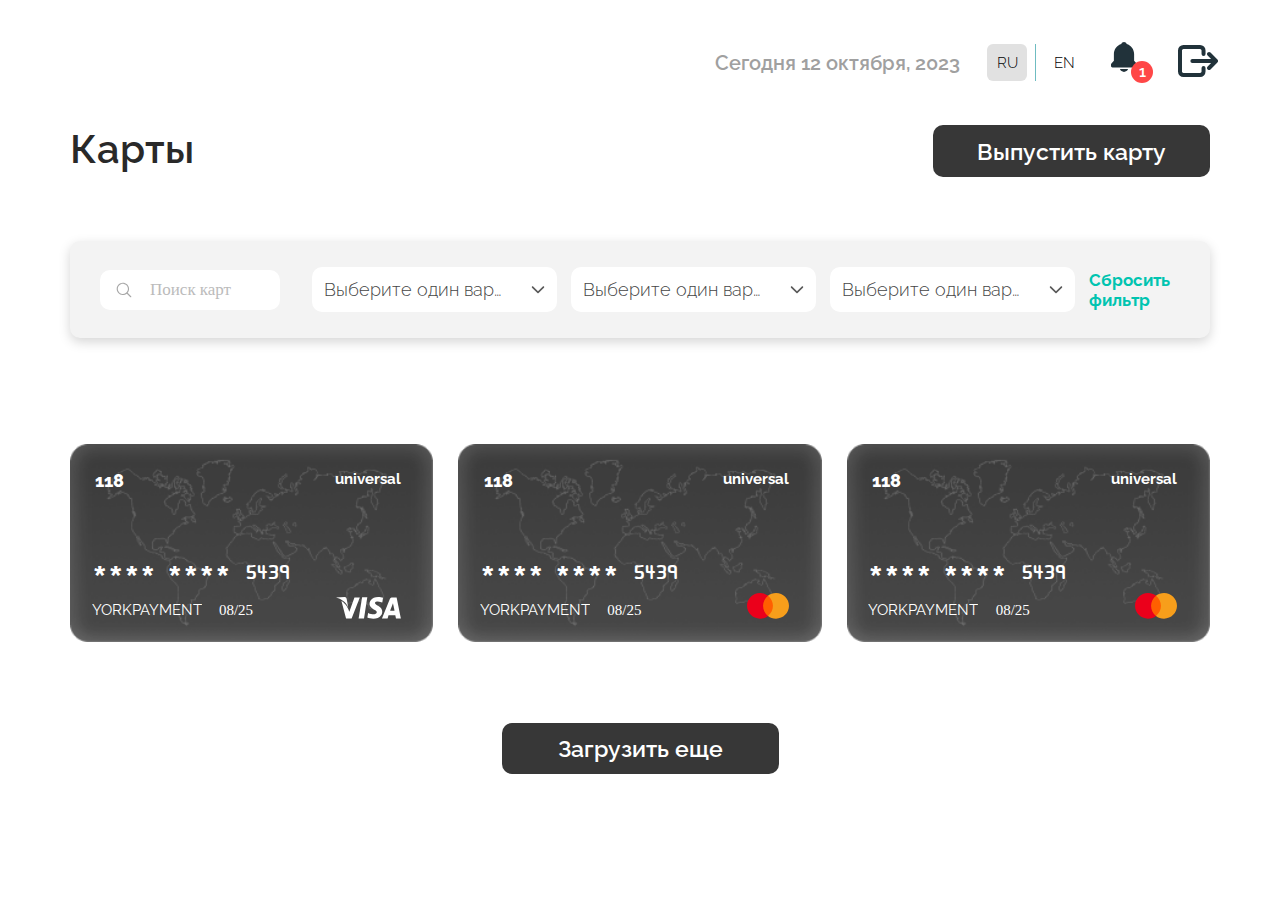
<file: user/cards.html>
<!DOCTYPE html>
<html lang="en">
<head>
    <meta charset="UTF-8">
    <meta name="viewport" content="width=device-width, initial-scale=1.0">
    <title>Document</title>
    <link rel="stylesheet" href="../css/reset.css">
    <link rel="stylesheet" href="../css/fonts.css">
    <link rel="stylesheet" href="../css/style.css">
</head>
<body>
    <header></header>
    <main>
        <div class="profile-wrapper">
            <aside class="profile-sidebar">
                <a class="logo-link" href="/">
                    <img class="logo" src="../img/logo.svg" alt="">
                </a>
                <nav class="profile-nav">
                    <a class="profile-nav__item" href="profile.html">
                        <svg class="profile-nav__icon" xmlns="http://www.w3.org/2000/svg" width="33" height="33" viewBox="0 0 33 33" fill="none">
                            <g clip-path="url(#clip0_140_865)">
                                <path d="M17.215 0.264072C17.0158 0.0936501 16.7622 0 16.5 0C16.2378 0 15.9842 0.0936501 15.785 0.264072L0 13.7941V29.7001C0 30.5753 0.347678 31.4147 0.966548 32.0335C1.58542 32.6524 2.42479 33.0001 3.3 33.0001H12.1C12.3917 33.0001 12.6715 32.8842 12.8778 32.6779C13.0841 32.4716 13.2 32.1918 13.2 31.9001V25.3001C13.2 24.4249 13.5477 23.5855 14.1665 22.9666C14.7854 22.3477 15.6248 22.0001 16.5 22.0001C17.3752 22.0001 18.2146 22.3477 18.8335 22.9666C19.4523 23.5855 19.8 24.4249 19.8 25.3001V31.9001C19.8 32.1918 19.9159 32.4716 20.1222 32.6779C20.3285 32.8842 20.6083 33.0001 20.9 33.0001H29.7C30.5752 33.0001 31.4146 32.6524 32.0335 32.0335C32.6523 31.4147 33 30.5753 33 29.7001V13.7941L17.215 0.264072Z"/>
                            </g>
                            <defs>
                                <clipPath id="clip0_140_865">
                                <rect width="33" height="33"/>
                                </clipPath>
                            </defs>
                        </svg>
                        <span>Главная</span>
                    </a>
                    <a class="profile-nav__item selected" href="cards.html">
                        <svg class="profile-nav__icon" xmlns="http://www.w3.org/2000/svg" width="37" height="28" viewBox="0 0 37 28" fill="none">
                            <path d="M32.5 2H4.5C2.84315 2 1.5 3.34315 1.5 5V23C1.5 24.6569 2.84315 26 4.5 26H32.5C34.1569 26 35.5 24.6569 35.5 23V5C35.5 3.34315 34.1569 2 32.5 2Z" fill="None" stroke-width="3"/>
                            <path d="M1 10H35.5" stroke-width="3"/>
                            <path d="M5 20.5H15.5" stroke-width="2"/>
                        </svg>
                        <span>Карты</span>
                    </a>
                    <a class="profile-nav__item" href="transaction-history.html">
                        <svg class="profile-nav__icon" xmlns="http://www.w3.org/2000/svg" width="35" height="35" viewBox="0 0 35 35" fill="none">
                            <path d="M18 10V17.3846L22 22" stroke-width="3" stroke-linecap="round" stroke-linejoin="round"/>
                            <path d="M3.74742 8.2934L2.40129 8.30017C2.40498 9.03833 3.00248 9.63582 3.74066 9.63954L3.74742 8.2934ZM8.30959 9.66249C9.05305 9.66623 9.65876 9.06658 9.66249 8.32313C9.66623 7.57967 9.06658 6.97396 8.32313 6.97022L8.30959 9.66249ZM5.0706 3.7177C5.06685 2.97425 4.46115 2.37458 3.7177 2.37831C2.97425 2.38206 2.37458 2.98778 2.37833 3.73122L5.0706 3.7177ZM2.69231 17.5C2.69231 16.7566 2.08961 16.1538 1.34615 16.1538C0.6027 16.1538 0 16.7566 0 17.5H2.69231ZM26.2509 32.6581C26.8945 32.2858 27.1144 31.4623 26.7422 30.8187C26.3699 30.1752 25.5464 29.9552 24.903 30.3276L26.2509 32.6581ZM30.3276 24.903C29.9552 25.5464 30.1752 26.3699 30.8187 26.7422C31.4623 27.1144 32.2858 26.8945 32.6581 26.2509L30.3276 24.903ZM5.18777 5.0638C4.65945 5.58688 4.6552 6.43921 5.17829 6.96753C5.70137 7.49585 6.55369 7.50009 7.08201 6.97701L5.18777 5.0638ZM29.8169 5.18334C22.9602 -1.67343 11.8799 -1.74286 5.06854 5.06854L6.97229 6.97229C12.7143 1.2303 22.0898 1.26366 27.9133 7.08709L29.8169 5.18334ZM5.06854 5.06854L2.79555 7.34153L4.6993 9.24528L6.97229 6.97229L5.06854 5.06854ZM3.74066 9.63954L8.30959 9.66249L8.32313 6.97022L3.75419 6.94727L3.74066 9.63954ZM5.09356 8.28664L5.0706 3.7177L2.37833 3.73122L2.40129 8.30017L5.09356 8.28664ZM17.5 2.69231C25.678 2.69231 32.3077 9.32194 32.3077 17.5H35C35 7.83501 27.165 0 17.5 0V2.69231ZM17.5 32.3077C9.32194 32.3077 2.69231 25.678 2.69231 17.5H0C0 27.165 7.83501 35 17.5 35V32.3077ZM24.903 30.3276C22.7263 31.5867 20.1993 32.3077 17.5 32.3077V35C20.6854 35 23.6756 34.1478 26.2509 32.6581L24.903 30.3276ZM32.3077 17.5C32.3077 20.1993 31.5867 22.7263 30.3276 24.903L32.6581 26.2509C34.1478 23.6756 35 20.6854 35 17.5H32.3077ZM7.08201 6.97701C9.75884 4.3267 13.4372 2.69231 17.5 2.69231V0C12.6995 0 8.34818 1.93471 5.18777 5.0638L7.08201 6.97701Z"/>
                        </svg>
                        <span>История транзакций</span>
                    </a>
                </nav>
            </aside>
            <div class="profile-page-wrapper">
                <div class="profile-header">
                    <div class="profile-header__left"></div>
                    <div class="profile-header__right">
                        <div class="profile-date">Сегодня 12 октября, 2023</div>
                        <div class="lang-selector">
                            <div class="lang-selector__item selected">RU</div>
                            <div class="separator"></div>
                            <div class="lang-selector__item">EN</div>
                        </div>
                        <div class="profile-notification">
                            <div class="profile-notification__icon">
                                <svg xmlns="http://www.w3.org/2000/svg" width="33" height="38" viewBox="0 0 33 38" fill="none">
                                    <path d="M16.5 38C17.6354 38.0015 18.743 37.6363 19.6689 36.9553C20.5948 36.2743 21.293 35.3112 21.6663 34.2H11.3337C11.707 35.3112 12.4052 36.2743 13.3311 36.9553C14.257 37.6363 15.3646 38.0015 16.5 38ZM29.3333 23.9134V15.2C29.3333 9.0877 25.3275 3.9387 19.9008 2.3902C19.3637 0.988 18.051 0 16.5 0C14.949 0 13.6363 0.988 13.0992 2.3902C7.6725 3.9406 3.66667 9.0877 3.66667 15.2V23.9134L0.537169 27.1567C0.36659 27.3328 0.231313 27.5422 0.139123 27.7727C0.0469336 28.0033 -0.000347323 28.2504 1.92074e-06 28.5V30.4C1.92074e-06 30.9039 0.193156 31.3872 0.536973 31.7435C0.880789 32.0998 1.3471 32.3 1.83334 32.3H31.1667C31.6529 32.3 32.1192 32.0998 32.463 31.7435C32.8068 31.3872 33 30.9039 33 30.4V28.5C33.0004 28.2504 32.9531 28.0033 32.8609 27.7727C32.7687 27.5422 32.6334 27.3328 32.4628 27.1567L29.3333 23.9134Z"/>
                                </svg>
                                <div class="profile-notification__count">1</div>
                            </div>
                            <div class="profile-notification__menu">
                                <div class="notification-list">
                                    <a class="notification-list__item" href="">
                                        <h4 class="notification-list__h4">Title</h4>
                                        <p class="notification-list__p">Lorem ipsum, dolor sit amet consectetur adipisicing elit. At velit eos sapiente ipsum, doloribus quo amet optio, magni inventore accusamus est similique error perspiciatis deserunt quaerat. Quasi, optio rem. Minus.</p>
                                    </a>
                                    <a class="notification-list__item" href="">
                                        <h4 class="notification-list__h4">Title</h4>
                                        <p class="notification-list__p">Text</p>
                                    </a>
                                    <a class="notification-list__item" href="">
                                        <h4 class="notification-list__h4">Title</h4>
                                        <p class="notification-list__p">Text</p>
                                    </a>
                                    <a class="notification-list__item" href="">
                                        <h4 class="notification-list__h4">Title</h4>
                                        <p class="notification-list__p">Text</p>
                                    </a>
                                    <a class="notification-list__item" href="">
                                        <h4 class="notification-list__h4">Title</h4>
                                        <p class="notification-list__p">Text</p>
                                    </a>
                                    <a class="notification-list__item" href="">
                                        <h4 class="notification-list__h4">Title</h4>
                                        <p class="notification-list__p">Text</p>
                                    </a>
                                    <a class="notification-list__item" href="">
                                        <h4 class="notification-list__h4">Title</h4>
                                        <p class="notification-list__p">Text</p>
                                    </a>
                                    <a class="notification-list__item" href="">
                                        <h4 class="notification-list__h4">Title</h4>
                                        <p class="notification-list__p">Text</p>
                                    </a>
                                </div>
                            </div>
                        </div>
                        <a class="profile-exit" href="">
                            <svg xmlns="http://www.w3.org/2000/svg" width="40" height="32" viewBox="0 0 40 32" fill="none">
                                <path d="M25.5385 9V5.5C25.5385 4.57174 25.1738 3.6815 24.5246 3.02513C23.8754 2.36875 22.995 2 22.0769 2H5.46154C4.54348 2 3.66303 2.36875 3.01386 3.02513C2.3647 3.6815 2 4.57174 2 5.5V26.5C2 27.4283 2.3647 28.3185 3.01386 28.9749C3.66303 29.6312 4.54348 30 5.46154 30H22.0769C22.995 30 23.8754 29.6312 24.5246 28.9749C25.1738 28.3185 25.5385 27.4283 25.5385 26.5V23M31.0769 9L38 16M38 16L31.0769 23M38 16H14.375" stroke="#21323A" stroke-width="4" stroke-linecap="round" stroke-linejoin="round"/>
                            </svg>
                        </a>
                    </div>
                </div>
                <div class="profile-content">
                    <div class="container">
                        <div class="profile-content-header">
                            <div class="card-issue-wrapper">
                                <h1 class="profile-h1">Карты</h1>
                                <a class="card-issue-btn" href="">Выпустить карту</a>
                            </div>
                        </div>
                        <div class="table-search">
                            <form action="">
                                <div class="input">
                                    <button class="search-btn"></button>
                                    <input placeholder="Поиск карт" type="text">
                                </div>
                                <div class="select">
                                    <div class="select__header">
                                        <span class="select__heading">Выберите один вариант</span>
                                        <img src="../img/Arrow 5.svg" alt="">
                                    </div>
                                    <div class="select__content">
                                        <ul class="select-list">
                                            <li class="select-list__item">Universal</li>
                                            <li class="select-list__item">Adv</li>
                                        </ul>
                                    </div>
                                </div>
                                <div class="select">
                                    <div class="select__header">
                                        <span class="select__heading">Выберите один вариант</span>
                                        <img src="../img/Arrow 5.svg" alt="">
                                    </div>
                                    <div class="select__content">
                                        <ul class="select-list">
                                            <li class="select-list__item">Universal</li>
                                            <li class="select-list__item">Adv</li>
                                        </ul>
                                    </div>
                                </div>
                                <div class="select">
                                    <div class="select__header">
                                        <span class="select__heading">Выберите один вариант</span>
                                        <img src="../img/Arrow 5.svg" alt="">
                                    </div>
                                    <div class="select__content">
                                        <ul class="select-list">
                                            <li class="select-list__item">Universal</li>
                                            <li class="select-list__item">Adv</li>
                                        </ul>
                                    </div>
                                </div>
                                <div class="reset-filter">Сбросить фильтр</div>
                            </form>
                        </div>
                        <section class="cards-section">
                            <ul class="cards-list">
                                <li class="cards-list__item">
                                    <img class="cards-list__background" src="../img/card-background.png"></img>
                                    <div class="cards-list__num">118</div>
                                    <div class="cards-list__type-text">universal</div>
                                    <img class="cards-list__type" src="../img/visa.svg"></img>
                                    <div class="cards-list__cardholder">YorkPayment</div>
                                    <div class="cards-list__expires-date">08/25</div>
                                    <div class="cards-list__cardnumber">
                                        <span>**** ****</span>
                                        <span>5439</span>
                                    </div>
                                </li>
                                <li class="cards-list__item">
                                    <img class="cards-list__background" src="../img/card-background.png"></img>
                                    <div class="cards-list__num">118</div>
                                    <div class="cards-list__type-text">universal</div>
                                    <img class="cards-list__type" src="../img/mastercard.svg"></img>
                                    <div class="cards-list__cardholder">YorkPayment</div>
                                    <div class="cards-list__expires-date">08/25</div>
                                    <div class="cards-list__cardnumber">
                                        <span>**** ****</span>
                                        <span>5439</span>
                                    </div>
                                </li>
                                <li class="cards-list__item">
                                    <img class="cards-list__background" src="../img/card-background.png"></img>
                                    <div class="cards-list__num">118</div>
                                    <div class="cards-list__type-text">universal</div>
                                    <img class="cards-list__type" src="../img/mastercard.svg"></img>
                                    <div class="cards-list__cardholder">YorkPayment</div>
                                    <div class="cards-list__expires-date">08/25</div>
                                    <div class="cards-list__cardnumber">
                                        <span>**** ****</span>
                                        <span>5439</span>
                                    </div>
                                </li>
                            </ul>
                            <div class="cards-section__btn">Загрузить еще</div>
                        </section>
                    </div>
                </div>
            </div>
        </div>
        <div class="overlay">
            <div class="container">
                <div class="overlay-item" data-overlay="deposit-overlay">
                    <div class="container">
                        <h2 class="overlay-h2">Пополнить</h2>
                        <form action="">
                            <div class="input-wrapper">
                                <label class="label" for="">Куда</label>
                                <select class="select" name="" id="">
                                    <option value="Основной счет">Основной счет</option>
                                </select>
                            </div>
                            <div class="input-wrapper">
                                <label class="label" for="">Сумма</label>
                                <input class="input" placeholder="0$" type="number">
                            </div>
                            <button class="overlay-btn">Выполнить</button>
                        </form>
                    </div>
                </div>
                <div class="overlay-item" data-overlay="transfer-overlay">
                    <div class="container">
                        <h2 class="overlay-h2">Между своими счетами и картами</h2>
                        <form action="">
                            <div class="input-wrapper">
                                <label class="label" for="">Откуда</label>
                                <select class="select" name="" id="">
                                    <option value="Основной счет">Основной счет</option>
                                </select>
                            </div>
                            <div class="input-wrapper">
                                <label class="label" for="">Куда</label>
                                <select class="select" name="" id="">
                                    <option value="Карта № 118">Карта № 118</option>
                                </select>
                            </div>
                            <div class="input-wrapper">
                                <label class="label" for="">Сумма</label>
                                <input class="input" placeholder="0$" type="number">
                            </div>
                            <button class="overlay-btn">Выполнить</button>
                        </form>
                    </div>
                </div>
            </div>
        </div>
    </main>
    <footer></footer>
    <script src="../js/jquery.min.js"></script>
    <script src="../js/main.js"></script>
</body>
</html>
</file>
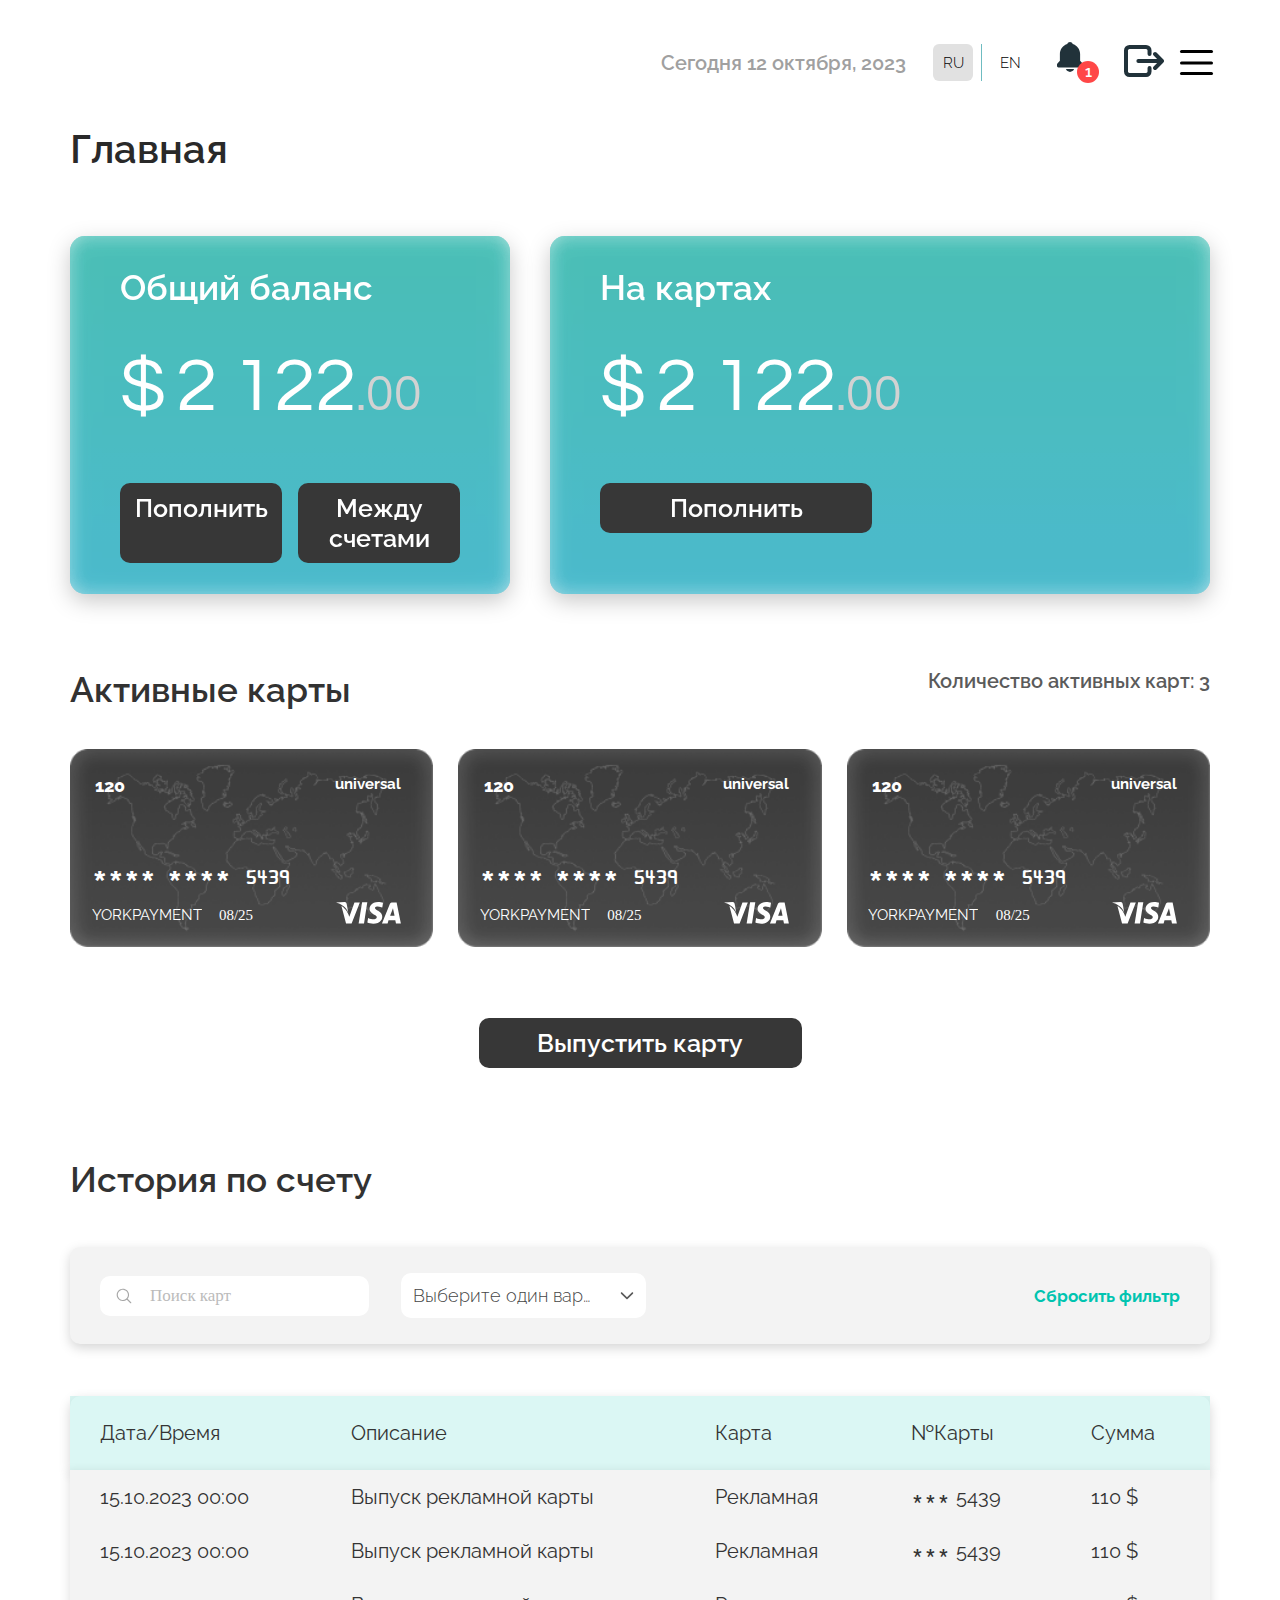
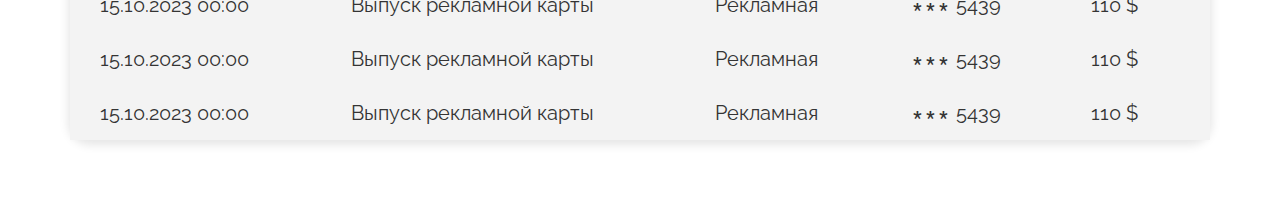
<file: user/profile.html>
<!DOCTYPE html>
<html lang="en">
<head>
    <meta charset="UTF-8">
    <meta name="viewport" content="width=device-width, initial-scale=1.0">
    <title>Document</title>
    <link rel="stylesheet" href="../css/reset.css">
    <link rel="stylesheet" href="../css/fonts.css">
    <link rel="stylesheet" href="../css/style.css">
</head>
<body>
    <header></header>
    <main>
        <div class="profile-wrapper">
            <aside class="profile-sidebar">
                <a class="logo-link" href="/">
                    <img class="logo" src="../img/logo.svg" alt="">
                </a>
                <nav class="profile-nav">
                    <a class="profile-nav__item selected" href="profile.html">
                        <svg class="profile-nav__icon" xmlns="http://www.w3.org/2000/svg" width="33" height="33" viewBox="0 0 33 33" fill="none">
                            <g clip-path="url(#clip0_140_865)">
                                <path d="M17.215 0.264072C17.0158 0.0936501 16.7622 0 16.5 0C16.2378 0 15.9842 0.0936501 15.785 0.264072L0 13.7941V29.7001C0 30.5753 0.347678 31.4147 0.966548 32.0335C1.58542 32.6524 2.42479 33.0001 3.3 33.0001H12.1C12.3917 33.0001 12.6715 32.8842 12.8778 32.6779C13.0841 32.4716 13.2 32.1918 13.2 31.9001V25.3001C13.2 24.4249 13.5477 23.5855 14.1665 22.9666C14.7854 22.3477 15.6248 22.0001 16.5 22.0001C17.3752 22.0001 18.2146 22.3477 18.8335 22.9666C19.4523 23.5855 19.8 24.4249 19.8 25.3001V31.9001C19.8 32.1918 19.9159 32.4716 20.1222 32.6779C20.3285 32.8842 20.6083 33.0001 20.9 33.0001H29.7C30.5752 33.0001 31.4146 32.6524 32.0335 32.0335C32.6523 31.4147 33 30.5753 33 29.7001V13.7941L17.215 0.264072Z"/>
                            </g>
                            <defs>
                                <clipPath id="clip0_140_865">
                                <rect width="33" height="33"/>
                                </clipPath>
                            </defs>
                        </svg>
                        <span>Главная</span>
                    </a>
                    <a class="profile-nav__item" href="cards.html">
                        <svg class="profile-nav__icon" xmlns="http://www.w3.org/2000/svg" width="37" height="28" viewBox="0 0 37 28" fill="none">
                            <path d="M32.5 2H4.5C2.84315 2 1.5 3.34315 1.5 5V23C1.5 24.6569 2.84315 26 4.5 26H32.5C34.1569 26 35.5 24.6569 35.5 23V5C35.5 3.34315 34.1569 2 32.5 2Z" fill="None" stroke-width="3"/>
                            <path d="M1 10H35.5" stroke-width="3"/>
                            <path d="M5 20.5H15.5" stroke-width="2"/>
                        </svg>
                        <span>Карты</span>
                    </a>
                    <a class="profile-nav__item" href="transaction-history.html">
                        <svg class="profile-nav__icon" xmlns="http://www.w3.org/2000/svg" width="35" height="35" viewBox="0 0 35 35" fill="none">
                            <path d="M18 10V17.3846L22 22" stroke-width="3" stroke-linecap="round" stroke-linejoin="round"/>
                            <path d="M3.74742 8.2934L2.40129 8.30017C2.40498 9.03833 3.00248 9.63582 3.74066 9.63954L3.74742 8.2934ZM8.30959 9.66249C9.05305 9.66623 9.65876 9.06658 9.66249 8.32313C9.66623 7.57967 9.06658 6.97396 8.32313 6.97022L8.30959 9.66249ZM5.0706 3.7177C5.06685 2.97425 4.46115 2.37458 3.7177 2.37831C2.97425 2.38206 2.37458 2.98778 2.37833 3.73122L5.0706 3.7177ZM2.69231 17.5C2.69231 16.7566 2.08961 16.1538 1.34615 16.1538C0.6027 16.1538 0 16.7566 0 17.5H2.69231ZM26.2509 32.6581C26.8945 32.2858 27.1144 31.4623 26.7422 30.8187C26.3699 30.1752 25.5464 29.9552 24.903 30.3276L26.2509 32.6581ZM30.3276 24.903C29.9552 25.5464 30.1752 26.3699 30.8187 26.7422C31.4623 27.1144 32.2858 26.8945 32.6581 26.2509L30.3276 24.903ZM5.18777 5.0638C4.65945 5.58688 4.6552 6.43921 5.17829 6.96753C5.70137 7.49585 6.55369 7.50009 7.08201 6.97701L5.18777 5.0638ZM29.8169 5.18334C22.9602 -1.67343 11.8799 -1.74286 5.06854 5.06854L6.97229 6.97229C12.7143 1.2303 22.0898 1.26366 27.9133 7.08709L29.8169 5.18334ZM5.06854 5.06854L2.79555 7.34153L4.6993 9.24528L6.97229 6.97229L5.06854 5.06854ZM3.74066 9.63954L8.30959 9.66249L8.32313 6.97022L3.75419 6.94727L3.74066 9.63954ZM5.09356 8.28664L5.0706 3.7177L2.37833 3.73122L2.40129 8.30017L5.09356 8.28664ZM17.5 2.69231C25.678 2.69231 32.3077 9.32194 32.3077 17.5H35C35 7.83501 27.165 0 17.5 0V2.69231ZM17.5 32.3077C9.32194 32.3077 2.69231 25.678 2.69231 17.5H0C0 27.165 7.83501 35 17.5 35V32.3077ZM24.903 30.3276C22.7263 31.5867 20.1993 32.3077 17.5 32.3077V35C20.6854 35 23.6756 34.1478 26.2509 32.6581L24.903 30.3276ZM32.3077 17.5C32.3077 20.1993 31.5867 22.7263 30.3276 24.903L32.6581 26.2509C34.1478 23.6756 35 20.6854 35 17.5H32.3077ZM7.08201 6.97701C9.75884 4.3267 13.4372 2.69231 17.5 2.69231V0C12.6995 0 8.34818 1.93471 5.18777 5.0638L7.08201 6.97701Z"/>
                        </svg>
                        <span>История транзакций</span>
                    </a>
                </nav>
            </aside>
            <div class="profile-page-wrapper">
                <div class="profile-header">
                    <div class="profile-header__left">
                        <a class="logo-link" href="">
                            <img class="logo" src="../img/logo.jpg" alt="">
                        </a>
                    </div>
                    <div class="profile-header__right">
                        <div class="profile-date">Сегодня 12 октября, 2023</div>
                        <div class="lang-selector">
                            <div class="lang-selector__item selected">RU</div>
                            <div class="separator"></div>
                            <div class="lang-selector__item">EN</div>
                        </div>
                        <div class="profile-notification">
                            <div class="profile-notification__icon">
                                <svg xmlns="http://www.w3.org/2000/svg" width="33" height="38" viewBox="0 0 33 38" fill="none">
                                    <path d="M16.5 38C17.6354 38.0015 18.743 37.6363 19.6689 36.9553C20.5948 36.2743 21.293 35.3112 21.6663 34.2H11.3337C11.707 35.3112 12.4052 36.2743 13.3311 36.9553C14.257 37.6363 15.3646 38.0015 16.5 38ZM29.3333 23.9134V15.2C29.3333 9.0877 25.3275 3.9387 19.9008 2.3902C19.3637 0.988 18.051 0 16.5 0C14.949 0 13.6363 0.988 13.0992 2.3902C7.6725 3.9406 3.66667 9.0877 3.66667 15.2V23.9134L0.537169 27.1567C0.36659 27.3328 0.231313 27.5422 0.139123 27.7727C0.0469336 28.0033 -0.000347323 28.2504 1.92074e-06 28.5V30.4C1.92074e-06 30.9039 0.193156 31.3872 0.536973 31.7435C0.880789 32.0998 1.3471 32.3 1.83334 32.3H31.1667C31.6529 32.3 32.1192 32.0998 32.463 31.7435C32.8068 31.3872 33 30.9039 33 30.4V28.5C33.0004 28.2504 32.9531 28.0033 32.8609 27.7727C32.7687 27.5422 32.6334 27.3328 32.4628 27.1567L29.3333 23.9134Z"/>
                                </svg>
                                <div class="profile-notification__count">1</div>
                            </div>
                            <div class="profile-notification__menu">
                                <div class="notification-list">
                                    <a class="notification-list__item" href="">
                                        <h4 class="notification-list__h4">Title</h4>
                                        <p class="notification-list__p">Lorem ipsum, dolor sit amet consectetur adipisicing elit. At velit eos sapiente ipsum, doloribus quo amet optio, magni inventore accusamus est similique error perspiciatis deserunt quaerat. Quasi, optio rem. Minus.</p>
                                    </a>
                                    <a class="notification-list__item" href="">
                                        <h4 class="notification-list__h4">Title</h4>
                                        <p class="notification-list__p">Text</p>
                                    </a>
                                    <a class="notification-list__item" href="">
                                        <h4 class="notification-list__h4">Title</h4>
                                        <p class="notification-list__p">Text</p>
                                    </a>
                                    <a class="notification-list__item" href="">
                                        <h4 class="notification-list__h4">Title</h4>
                                        <p class="notification-list__p">Text</p>
                                    </a>
                                    <a class="notification-list__item" href="">
                                        <h4 class="notification-list__h4">Title</h4>
                                        <p class="notification-list__p">Text</p>
                                    </a>
                                    <a class="notification-list__item" href="">
                                        <h4 class="notification-list__h4">Title</h4>
                                        <p class="notification-list__p">Text</p>
                                    </a>
                                    <a class="notification-list__item" href="">
                                        <h4 class="notification-list__h4">Title</h4>
                                        <p class="notification-list__p">Text</p>
                                    </a>
                                    <a class="notification-list__item" href="">
                                        <h4 class="notification-list__h4">Title</h4>
                                        <p class="notification-list__p">Text</p>
                                    </a>
                                </div>
                            </div>
                        </div>
                        <a class="profile-exit" href="">
                            <svg xmlns="http://www.w3.org/2000/svg" width="40" height="32" viewBox="0 0 40 32" fill="none">
                                <path d="M25.5385 9V5.5C25.5385 4.57174 25.1738 3.6815 24.5246 3.02513C23.8754 2.36875 22.995 2 22.0769 2H5.46154C4.54348 2 3.66303 2.36875 3.01386 3.02513C2.3647 3.6815 2 4.57174 2 5.5V26.5C2 27.4283 2.3647 28.3185 3.01386 28.9749C3.66303 29.6312 4.54348 30 5.46154 30H22.0769C22.995 30 23.8754 29.6312 24.5246 28.9749C25.1738 28.3185 25.5385 27.4283 25.5385 26.5V23M31.0769 9L38 16M38 16L31.0769 23M38 16H14.375" stroke="#21323A" stroke-width="4" stroke-linecap="round" stroke-linejoin="round"/>
                            </svg>
                        </a>
                        <div class="m-btn" id="profile-m-btn">
                            <span></span>
                            <span></span>
                            <span></span>
                        </div>
                    </div>
                </div>
                <div class="profile-content">
                    <div class="container">
                        <div class="profile-content-header">
                            <h1 class="profile-h1">Главная</h1>
                        </div>
                        <div class="balance-cards">
                            <div class="balance-cards__item">
                                <h3 class="balance-cards__title">Общий баланс</h3>
                                <div class="balance-cards__value">
                                    <span>$</span>
                                    <span>2 122</span>
                                    <span>.00</span>
                                </div>
                                <div class="flex-wrapper">
                                    <div class="balance-cards__btn" data-link="deposit-overlay">Пополнить</div>
                                    <div class="balance-cards__btn" data-link="transfer-overlay">Между счетами</div>
                                </div>
                            </div>
                            <div class="balance-cards__item">
                                <h3 class="balance-cards__title">На картах</h3>
                                <div class="balance-cards__value">
                                    <span>$</span>
                                    <span>2 122</span>
                                    <span>.00</span>
                                </div>
                                <div class="flex-wrapper">
                                    <div class="balance-cards__btn" data-link="deposit-overlay">Пополнить</div>
                                </div>
                            </div>
                        </div>
                        <section class="active-cards">
                            <div class="active-cards__header">
                                <h2 class="profile-h2">Активные карты</h2>
                                <div class="active-cards__count">Количество активных карт: 3</div>
                            </div>
                            <ul class="cards-list">
                                <li class="cards-list__item">
                                    <img class="cards-list__background" src="../img/card-background.png"></img>
                                    <div class="cards-list__num">120</div>
                                    <div class="cards-list__type-text">universal</div>
                                    <img class="cards-list__type" src="../img/visa.svg"></img>
                                    <div class="cards-list__cardholder">YorkPayment</div>
                                    <div class="cards-list__expires-date">08/25</div>
                                    <div class="cards-list__cardnumber">
                                        <span>**** ****</span>
                                        <span>5439</span>
                                    </div>
                                </li>
                                <li class="cards-list__item">
                                    <img class="cards-list__background" src="../img/card-background.png"></img>
                                    <div class="cards-list__num">120</div>
                                    <div class="cards-list__type-text">universal</div>
                                    <img class="cards-list__type" src="../img/visa.svg"></img>
                                    <div class="cards-list__cardholder">YorkPayment</div>
                                    <div class="cards-list__expires-date">08/25</div>
                                    <div class="cards-list__cardnumber">
                                        <span>**** ****</span>
                                        <span>5439</span>
                                    </div>
                                </li>
                                <li class="cards-list__item">
                                    <img class="cards-list__background" src="../img/card-background.png"></img>
                                    <div class="cards-list__num">120</div>
                                    <div class="cards-list__type-text">universal</div>
                                    <img class="cards-list__type" src="../img/visa.svg"></img>
                                    <div class="cards-list__cardholder">YorkPayment</div>
                                    <div class="cards-list__expires-date">08/25</div>
                                    <div class="cards-list__cardnumber">
                                        <span>**** ****</span>
                                        <span>5439</span>
                                    </div>
                                </li>
                            </ul>
                            <a class="active-cards__btn" href="">Выпустить карту</a>
                        </section>
                        <section class="wallet-history">
                            <h2 class="profile-h2">История по счету</h2>
                            <div class="table-search">
                                <form action="">
                                    <div class="input">
                                        <button class="search-btn"></button>
                                        <input placeholder="Поиск карт" type="text">
                                    </div>
                                    <div class="select">
                                        <div class="select__header">
                                            <span class="select__heading">Выберите один вариант</span>
                                            <img src="../img/Arrow 5.svg" alt="">
                                        </div>
                                        <div class="select__content">
                                            <ul class="select-list">
                                                <li class="select-list__item">Universal</li>
                                                <li class="select-list__item">Adv</li>
                                            </ul>
                                        </div>
                                    </div>
                                    <div class="reset-filter">Сбросить фильтр</div>
                                </form>
                            </div>
                            <table class="table">
                                <thead>
                                    <th>Дата/Время</th>
                                    <th>Описание</th>
                                    <th>Карта</th>
                                    <th>№Карты</th>
                                    <th>Сумма</th>
                                </thead>
                                <tbody>
                                    <tr>
                                        <td data-label="Дата:">15.10.2023 00:00</td>
                                        <td data-label="Тип:">Выпуск рекламной карты</td>
                                        <td data-label="Карта:">Рекламная</td>
                                        <td class="td-card-number" data-label="№ Карты:">
                                            <span>***</span>
                                            <span>5439</span>
                                        </td>
                                        <td data-label="Сумма:">110 $</td>
                                    </tr>
                                    <tr>
                                        <td data-label="Дата:">15.10.2023 00:00</td>
                                        <td data-label="Тип:">Выпуск рекламной карты</td>
                                        <td data-label="Карта:">Рекламная</td>
                                        <td class="td-card-number" data-label="№ Карты:">
                                            <span>***</span>
                                            <span>5439</span>
                                        </td>
                                        <td data-label="Сумма:">110 $</td>
                                    </tr>
                                    <tr>
                                        <td data-label="Дата:">15.10.2023 00:00</td>
                                        <td data-label="Тип:">Выпуск рекламной карты</td>
                                        <td data-label="Карта:">Рекламная</td>
                                        <td class="td-card-number" data-label="№ Карты:">
                                            <span>***</span>
                                            <span>5439</span>
                                        </td>
                                        <td data-label="Сумма:">110 $</td>
                                    </tr>
                                    <tr>
                                        <td data-label="Дата:">15.10.2023 00:00</td>
                                        <td data-label="Тип:">Выпуск рекламной карты</td>
                                        <td data-label="Карта:">Рекламная</td>
                                        <td class="td-card-number" data-label="№ Карты:">
                                            <span>***</span>
                                            <span>5439</span>
                                        </td>
                                        <td data-label="Сумма:">110 $</td>
                                    </tr>
                                    <tr>
                                        <td data-label="Дата:">15.10.2023 00:00</td>
                                        <td data-label="Тип:">Выпуск рекламной карты</td>
                                        <td data-label="Карта:">Рекламная</td>
                                        <td class="td-card-number" data-label="№ Карты:">
                                            <span>***</span>
                                            <span>5439</span>
                                        </td>
                                        <td data-label="Сумма:">110 $</td>
                                    </tr>
                                </tbody>
                            </table>
                        </section>
                    </div>
                </div>
            </div>
        </div>
        <div class="overlay">
            <div class="container">
                <div class="overlay-item" data-overlay="deposit-overlay">
                    <div class="container">
                        <h2 class="overlay-h2">Пополнить</h2>
                        <form action="">
                            <div class="input-wrapper">
                                <label class="label" for="">Куда</label>
                                <div class="select">
                                    <div class="select__header">
                                        <span class="select__heading">Выберите один вариант</span>
                                        <img src="../img/Arrow 5.svg" alt="">
                                    </div>
                                    <div class="select__content">
                                        <ul class="select-list">
                                            <li class="select-list__item">Universal</li>
                                            <li class="select-list__item">Adv</li>
                                        </ul>
                                    </div>
                                </div>
                            </div>
                            <div class="input-wrapper">
                                <label class="label" for="">Сумма</label>
                                <div class="input">
                                    <input placeholder="0$" type="number">
                                </div>
                            </div>
                            <button class="overlay-btn">Выполнить</button>
                        </form>
                    </div>
                </div>
                <div class="overlay-item" data-overlay="transfer-overlay">
                    <div class="container">
                        <h2 class="overlay-h2">Между своими счетами и картами</h2>
                        <form action="">
                            <div class="input-wrapper">
                                <label class="label" for="">Откуда</label>
                                <div class="select">
                                    <div class="select__header">
                                        <span class="select__heading">Выберите один вариант</span>
                                        <img src="../img/Arrow 5.svg" alt="">
                                    </div>
                                    <div class="select__content">
                                        <ul class="select-list">
                                            <li class="select-list__item">Universal</li>
                                            <li class="select-list__item">Adv</li>
                                        </ul>
                                    </div>
                                </div>
                            </div>
                            <div class="input-wrapper">
                                <label class="label" for="">Куда</label>
                                <div class="select">
                                    <div class="select__header">
                                        <span class="select__heading">Выберите один вариант</span>
                                        <img src="../img/Arrow 5.svg" alt="">
                                    </div>
                                    <div class="select__content">
                                        <ul class="select-list">
                                            <li class="select-list__item">Universal</li>
                                            <li class="select-list__item">Adv</li>
                                        </ul>
                                    </div>
                                </div>
                            </div>
                            <div class="input-wrapper">
                                <label class="label" for="">Сумма</label>
                                <div class="input">
                                    <input placeholder="0$" type="text">
                                </div>
                            </div>
                            <button class="overlay-btn">Выполнить</button>
                        </form>
                    </div>
                </div>
            </div>
        </div>
    </main>
    <footer></footer>
    <script src="../js/jquery.min.js"></script>
    <script src="../js/main.js"></script>
</body>
</html>
</file>
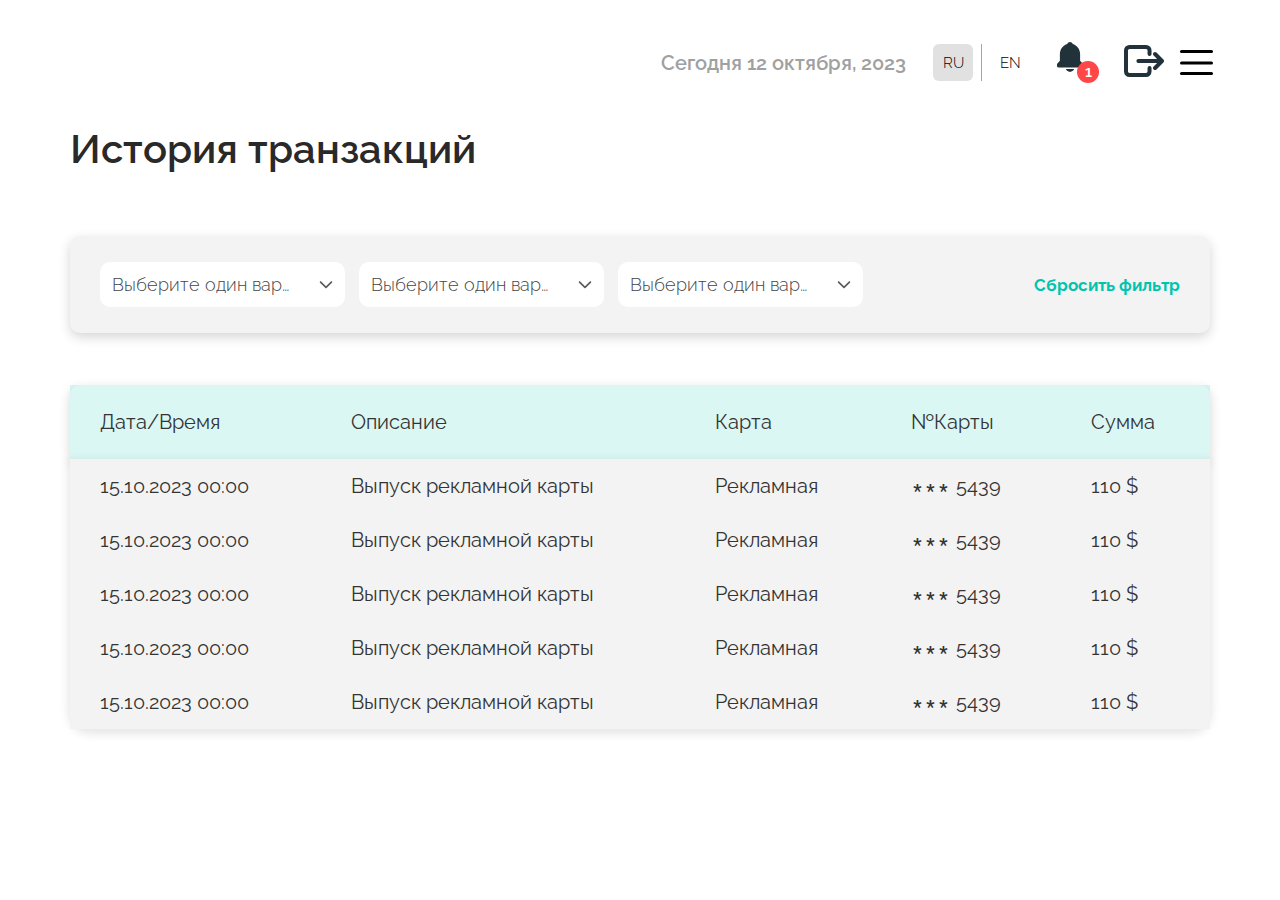
<file: user/transaction-history.html>
<!DOCTYPE html>
<html lang="en">
<head>
    <meta charset="UTF-8">
    <meta name="viewport" content="width=device-width, initial-scale=1.0">
    <title>Document</title>
    <link rel="stylesheet" href="../css/reset.css">
    <link rel="stylesheet" href="../css/fonts.css">
    <link rel="stylesheet" href="../css/style.css">
</head>
<body>
    <header></header>
    <main>
        <div class="profile-wrapper">
            <aside class="profile-sidebar">
                <a class="logo-link" href="/">
                    <img class="logo" src="../img/logo.svg" alt="">
                </a>
                <nav class="profile-nav">
                    <a class="profile-nav__item" href="profile.html">
                        <svg class="profile-nav__icon" xmlns="http://www.w3.org/2000/svg" width="33" height="33" viewBox="0 0 33 33" fill="none">
                            <g clip-path="url(#clip0_140_865)">
                                <path d="M17.215 0.264072C17.0158 0.0936501 16.7622 0 16.5 0C16.2378 0 15.9842 0.0936501 15.785 0.264072L0 13.7941V29.7001C0 30.5753 0.347678 31.4147 0.966548 32.0335C1.58542 32.6524 2.42479 33.0001 3.3 33.0001H12.1C12.3917 33.0001 12.6715 32.8842 12.8778 32.6779C13.0841 32.4716 13.2 32.1918 13.2 31.9001V25.3001C13.2 24.4249 13.5477 23.5855 14.1665 22.9666C14.7854 22.3477 15.6248 22.0001 16.5 22.0001C17.3752 22.0001 18.2146 22.3477 18.8335 22.9666C19.4523 23.5855 19.8 24.4249 19.8 25.3001V31.9001C19.8 32.1918 19.9159 32.4716 20.1222 32.6779C20.3285 32.8842 20.6083 33.0001 20.9 33.0001H29.7C30.5752 33.0001 31.4146 32.6524 32.0335 32.0335C32.6523 31.4147 33 30.5753 33 29.7001V13.7941L17.215 0.264072Z"/>
                            </g>
                            <defs>
                                <clipPath id="clip0_140_865">
                                <rect width="33" height="33"/>
                                </clipPath>
                            </defs>
                        </svg>
                        <span>Главная</span>
                    </a>
                    <a class="profile-nav__item" href="cards.html">
                        <svg class="profile-nav__icon" xmlns="http://www.w3.org/2000/svg" width="37" height="28" viewBox="0 0 37 28" fill="none">
                            <path d="M32.5 2H4.5C2.84315 2 1.5 3.34315 1.5 5V23C1.5 24.6569 2.84315 26 4.5 26H32.5C34.1569 26 35.5 24.6569 35.5 23V5C35.5 3.34315 34.1569 2 32.5 2Z" fill="None" stroke-width="3"/>
                            <path d="M1 10H35.5" stroke-width="3"/>
                            <path d="M5 20.5H15.5" stroke-width="2"/>
                        </svg>
                        <span>Карты</span>
                    </a>
                    <a class="profile-nav__item selected" href="transaction-history.html">
                        <svg class="profile-nav__icon" xmlns="http://www.w3.org/2000/svg" width="35" height="35" viewBox="0 0 35 35" fill="none">
                            <path d="M18 10V17.3846L22 22" stroke-width="3" stroke-linecap="round" stroke-linejoin="round"/>
                            <path d="M3.74742 8.2934L2.40129 8.30017C2.40498 9.03833 3.00248 9.63582 3.74066 9.63954L3.74742 8.2934ZM8.30959 9.66249C9.05305 9.66623 9.65876 9.06658 9.66249 8.32313C9.66623 7.57967 9.06658 6.97396 8.32313 6.97022L8.30959 9.66249ZM5.0706 3.7177C5.06685 2.97425 4.46115 2.37458 3.7177 2.37831C2.97425 2.38206 2.37458 2.98778 2.37833 3.73122L5.0706 3.7177ZM2.69231 17.5C2.69231 16.7566 2.08961 16.1538 1.34615 16.1538C0.6027 16.1538 0 16.7566 0 17.5H2.69231ZM26.2509 32.6581C26.8945 32.2858 27.1144 31.4623 26.7422 30.8187C26.3699 30.1752 25.5464 29.9552 24.903 30.3276L26.2509 32.6581ZM30.3276 24.903C29.9552 25.5464 30.1752 26.3699 30.8187 26.7422C31.4623 27.1144 32.2858 26.8945 32.6581 26.2509L30.3276 24.903ZM5.18777 5.0638C4.65945 5.58688 4.6552 6.43921 5.17829 6.96753C5.70137 7.49585 6.55369 7.50009 7.08201 6.97701L5.18777 5.0638ZM29.8169 5.18334C22.9602 -1.67343 11.8799 -1.74286 5.06854 5.06854L6.97229 6.97229C12.7143 1.2303 22.0898 1.26366 27.9133 7.08709L29.8169 5.18334ZM5.06854 5.06854L2.79555 7.34153L4.6993 9.24528L6.97229 6.97229L5.06854 5.06854ZM3.74066 9.63954L8.30959 9.66249L8.32313 6.97022L3.75419 6.94727L3.74066 9.63954ZM5.09356 8.28664L5.0706 3.7177L2.37833 3.73122L2.40129 8.30017L5.09356 8.28664ZM17.5 2.69231C25.678 2.69231 32.3077 9.32194 32.3077 17.5H35C35 7.83501 27.165 0 17.5 0V2.69231ZM17.5 32.3077C9.32194 32.3077 2.69231 25.678 2.69231 17.5H0C0 27.165 7.83501 35 17.5 35V32.3077ZM24.903 30.3276C22.7263 31.5867 20.1993 32.3077 17.5 32.3077V35C20.6854 35 23.6756 34.1478 26.2509 32.6581L24.903 30.3276ZM32.3077 17.5C32.3077 20.1993 31.5867 22.7263 30.3276 24.903L32.6581 26.2509C34.1478 23.6756 35 20.6854 35 17.5H32.3077ZM7.08201 6.97701C9.75884 4.3267 13.4372 2.69231 17.5 2.69231V0C12.6995 0 8.34818 1.93471 5.18777 5.0638L7.08201 6.97701Z"/>
                        </svg>
                        <span>История транзакций</span>
                    </a>
                </nav>
            </aside>
            <div class="profile-page-wrapper">
                <div class="profile-header">
                    <div class="profile-header__left">
                        <a class="logo-link" href="">
                            <img class="logo" src="../img/logo.jpg" alt="">
                        </a>
                    </div>
                    <div class="profile-header__right">
                        <div class="profile-date">Сегодня 12 октября, 2023</div>
                        <div class="lang-selector">
                            <div class="lang-selector__item selected">RU</div>
                            <div class="separator"></div>
                            <div class="lang-selector__item">EN</div>
                        </div>
                        <div class="profile-notification">
                            <div class="profile-notification__icon">
                                <svg xmlns="http://www.w3.org/2000/svg" width="33" height="38" viewBox="0 0 33 38" fill="none">
                                    <path d="M16.5 38C17.6354 38.0015 18.743 37.6363 19.6689 36.9553C20.5948 36.2743 21.293 35.3112 21.6663 34.2H11.3337C11.707 35.3112 12.4052 36.2743 13.3311 36.9553C14.257 37.6363 15.3646 38.0015 16.5 38ZM29.3333 23.9134V15.2C29.3333 9.0877 25.3275 3.9387 19.9008 2.3902C19.3637 0.988 18.051 0 16.5 0C14.949 0 13.6363 0.988 13.0992 2.3902C7.6725 3.9406 3.66667 9.0877 3.66667 15.2V23.9134L0.537169 27.1567C0.36659 27.3328 0.231313 27.5422 0.139123 27.7727C0.0469336 28.0033 -0.000347323 28.2504 1.92074e-06 28.5V30.4C1.92074e-06 30.9039 0.193156 31.3872 0.536973 31.7435C0.880789 32.0998 1.3471 32.3 1.83334 32.3H31.1667C31.6529 32.3 32.1192 32.0998 32.463 31.7435C32.8068 31.3872 33 30.9039 33 30.4V28.5C33.0004 28.2504 32.9531 28.0033 32.8609 27.7727C32.7687 27.5422 32.6334 27.3328 32.4628 27.1567L29.3333 23.9134Z"/>
                                </svg>
                                <div class="profile-notification__count">1</div>
                            </div>
                            <div class="profile-notification__menu">
                                <div class="notification-list">
                                    <a class="notification-list__item" href="">
                                        <h4 class="notification-list__h4">Title</h4>
                                        <p class="notification-list__p">Lorem ipsum, dolor sit amet consectetur adipisicing elit. At velit eos sapiente ipsum, doloribus quo amet optio, magni inventore accusamus est similique error perspiciatis deserunt quaerat. Quasi, optio rem. Minus.</p>
                                    </a>
                                    <a class="notification-list__item" href="">
                                        <h4 class="notification-list__h4">Title</h4>
                                        <p class="notification-list__p">Text</p>
                                    </a>
                                    <a class="notification-list__item" href="">
                                        <h4 class="notification-list__h4">Title</h4>
                                        <p class="notification-list__p">Text</p>
                                    </a>
                                    <a class="notification-list__item" href="">
                                        <h4 class="notification-list__h4">Title</h4>
                                        <p class="notification-list__p">Text</p>
                                    </a>
                                    <a class="notification-list__item" href="">
                                        <h4 class="notification-list__h4">Title</h4>
                                        <p class="notification-list__p">Text</p>
                                    </a>
                                    <a class="notification-list__item" href="">
                                        <h4 class="notification-list__h4">Title</h4>
                                        <p class="notification-list__p">Text</p>
                                    </a>
                                    <a class="notification-list__item" href="">
                                        <h4 class="notification-list__h4">Title</h4>
                                        <p class="notification-list__p">Text</p>
                                    </a>
                                    <a class="notification-list__item" href="">
                                        <h4 class="notification-list__h4">Title</h4>
                                        <p class="notification-list__p">Text</p>
                                    </a>
                                </div>
                            </div>
                        </div>
                        <a class="profile-exit" href="">
                            <svg xmlns="http://www.w3.org/2000/svg" width="40" height="32" viewBox="0 0 40 32" fill="none">
                                <path d="M25.5385 9V5.5C25.5385 4.57174 25.1738 3.6815 24.5246 3.02513C23.8754 2.36875 22.995 2 22.0769 2H5.46154C4.54348 2 3.66303 2.36875 3.01386 3.02513C2.3647 3.6815 2 4.57174 2 5.5V26.5C2 27.4283 2.3647 28.3185 3.01386 28.9749C3.66303 29.6312 4.54348 30 5.46154 30H22.0769C22.995 30 23.8754 29.6312 24.5246 28.9749C25.1738 28.3185 25.5385 27.4283 25.5385 26.5V23M31.0769 9L38 16M38 16L31.0769 23M38 16H14.375" stroke="#21323A" stroke-width="4" stroke-linecap="round" stroke-linejoin="round"/>
                            </svg>
                        </a>
                        <div class="m-btn" id="profile-m-btn">
                            <span></span>
                            <span></span>
                            <span></span>
                        </div>
                    </div>
                </div>
                <div class="profile-content">
                    <div class="container">
                        <div class="profile-content-header">
                            <h1 class="profile-h1">История транзакций</h1>
                        </div>
                        <div class="table-search">
                            <form action="">
                                <div class="select">
                                    <div class="select__header">
                                        <span class="select__heading">Выберите один вариант</span>
                                        <img src="../img/Arrow 5.svg" alt="">
                                    </div>
                                    <div class="select__content">
                                        <ul class="select-list">
                                            <li class="select-list__item">Universal</li>
                                            <li class="select-list__item">Adv</li>
                                        </ul>
                                    </div>
                                </div>
                                <div class="select">
                                    <div class="select__header">
                                        <span class="select__heading">Выберите один вариант</span>
                                        <img src="../img/Arrow 5.svg" alt="">
                                    </div>
                                    <div class="select__content">
                                        <ul class="select-list">
                                            <li class="select-list__item">Основной счёт</li>
                                        </ul>
                                    </div>
                                </div>
                                <div class="select">
                                    <div class="select__header">
                                        <span class="select__heading">Выберите один вариант</span>
                                        <img src="../img/Arrow 5.svg" alt="">
                                    </div>
                                    <div class="select__content">
                                        <ul class="select-list">
                                            <li class="select-list__item">Дата</li>
                                        </ul>
                                    </div>
                                </div>
                                <div class="reset-filter">Сбросить фильтр</div>
                            </form>
                        </div>
                        <table class="table">
                            <thead>
                                <th>Дата/Время</th>
                                <th>Описание</th>
                                <th>Карта</th>
                                <th>№Карты</th>
                                <th>Сумма</th>
                            </thead>
                            <tbody>
                                <tr>
                                    <td data-label="Дата:">15.10.2023 00:00</td>
                                    <td data-label="Тип:">Выпуск рекламной карты</td>
                                    <td data-label="Карта:">Рекламная</td>
                                    <td class="td-card-number" data-label="№ Карты:">
                                        <span>***</span>
                                        <span>5439</span>
                                    </td>
                                    <td data-label="Сумма:">110 $</td>
                                </tr>
                                <tr>
                                    <td data-label="Дата:">15.10.2023 00:00</td>
                                    <td data-label="Тип:">Выпуск рекламной карты</td>
                                    <td data-label="Карта:">Рекламная</td>
                                    <td class="td-card-number" data-label="№ Карты:">
                                        <span>***</span>
                                        <span>5439</span>
                                    </td>
                                    <td data-label="Сумма:">110 $</td>
                                </tr>
                                <tr>
                                    <td data-label="Дата:">15.10.2023 00:00</td>
                                    <td data-label="Тип:">Выпуск рекламной карты</td>
                                    <td data-label="Карта:">Рекламная</td>
                                    <td class="td-card-number" data-label="№ Карты:">
                                        <span>***</span>
                                        <span>5439</span>
                                    </td>
                                    <td data-label="Сумма:">110 $</td>
                                </tr>
                                <tr>
                                    <td data-label="Дата:">15.10.2023 00:00</td>
                                    <td data-label="Тип:">Выпуск рекламной карты</td>
                                    <td data-label="Карта:">Рекламная</td>
                                    <td class="td-card-number" data-label="№ Карты:">
                                        <span>***</span>
                                        <span>5439</span>
                                    </td>
                                    <td data-label="Сумма:">110 $</td>
                                </tr>
                                <tr>
                                    <td data-label="Дата:">15.10.2023 00:00</td>
                                    <td data-label="Тип:">Выпуск рекламной карты</td>
                                    <td data-label="Карта:">Рекламная</td>
                                    <td class="td-card-number" data-label="№ Карты:">
                                        <span>***</span>
                                        <span>5439</span>
                                    </td>
                                    <td data-label="Сумма:">110 $</td>
                                </tr>
                            </tbody>
                        </table>
                    </div>
                </div>
            </div>
        </div>
        <div class="overlay">
            <div class="container">
                <div class="overlay-item" data-overlay="deposit-overlay">
                    <div class="container">
                        <h2 class="overlay-h2">Пополнить</h2>
                        <form action="">
                            <div class="input-wrapper">
                                <label class="label" for="">Куда</label>
                                <select class="select" name="" id="">
                                    <option value="Основной счет">Основной счет</option>
                                </select>
                            </div>
                            <div class="input-wrapper">
                                <label class="label" for="">Сумма</label>
                                <input class="input" placeholder="0$" type="number">
                            </div>
                            <button class="overlay-btn">Выполнить</button>
                        </form>
                    </div>
                </div>
                <div class="overlay-item" data-overlay="transfer-overlay">
                    <div class="container">
                        <h2 class="overlay-h2">Между своими счетами и картами</h2>
                        <form action="">
                            <div class="input-wrapper">
                                <label class="label" for="">Откуда</label>
                                <select class="select" name="" id="">
                                    <option value="Основной счет">Основной счет</option>
                                </select>
                            </div>
                            <div class="input-wrapper">
                                <label class="label" for="">Куда</label>
                                <select class="select" name="" id="">
                                    <option value="Карта № 118">Карта № 118</option>
                                </select>
                            </div>
                            <div class="input-wrapper">
                                <label class="label" for="">Сумма</label>
                                <input class="input" placeholder="0$" type="number">
                            </div>
                            <button class="overlay-btn">Выполнить</button>
                        </form>
                    </div>
                </div>
            </div>
        </div>
    </main>
    <footer></footer>
    <script src="../js/jquery.min.js"></script>
    <script src="../js/main.js"></script>
</body>
</html>
</file>
<file: css/fonts.css>
@font-face {
    font-family: 'Inter';
    src: url('../fonts/Inter-VariableFont_slnt,wght.ttf') format('truetype');
    font-weight: 100 900; /* Диапазон веса шрифта (от 100 до 900) */
    font-stretch: 100% 200%; /* Различные настройки наклона */
}
@font-face {
    font-family: 'Raleway';
    src: url('../fonts/Raleway-VariableFont_wght.ttf') format('truetype');
    font-weight: 100 900; /* Диапазон веса шрифта (от 100 до 900) */
    font-stretch: 100% 200%; /* Различные настройки наклона */
}
@font-face {
    font-family: 'Raleway';
    src: url('../fonts/Raleway-Italic-VariableFont_wght.ttf') format('truetype');
    font-weight: 100 900; /* Диапазон веса шрифта (от 100 до 900) */
    font-stretch: 100% 200%; /* Различные настройки наклона */
    font-style: italic;
}
@font-face {
    font-family: 'Questrial';
    src: url('../fonts/Questrial-Regular.ttf') format('truetype');
    font-weight: 100 900; /* Диапазон веса шрифта (от 100 до 900) */
    font-stretch: 100% 200%; /* Различные настройки наклона */
}
@font-face {
    font-family: 'Credit Card';
    src: url('../fonts/credit-card.regular.ttf') format('truetype');
    font-weight: 100 900; /* Диапазон веса шрифта (от 100 до 900) */
    font-stretch: 100% 200%; /* Различные настройки наклона */
}
</file>
<file: css/style.css>
html {
    height: 100%;
}

body {
    margin: 0;
    /* Растягиваем body по высоте html */
    min-height: 100%;
    display: grid;
    grid-template-rows: auto 1fr auto;
}
b {
    font-weight: bold;
}

.ui-loader {
    display: none;
}

/* Header *Start* */

.header {
    padding: 21px 0 26px 0;

    box-shadow: 0px 5px 13px rgba(0, 0, 0, 0.25);
}
.scroll-btn {
    position: fixed;

    width: 48px;
    height: 48px;

    right: 76px;
    bottom: 58px;

    border-radius: 50%;
    border: 1px solid #FFF;

    background: lightblue;
    background-image: url(../img/Arrow\ 1.svg);
    background-position: center center;
    background-repeat: no-repeat;
    background-size: 65% 65%;

    transform: rotate(180deg);

    cursor: pointer;

    z-index: 2;
}
.header>.container {
    margin: 0 229px;

    display: flex;
    justify-content: space-between;
    align-items: center;
}
.header-wrapper_left, .header-wrapper_right {
    display: flex;
    align-items: center;
}
.logo-link {
    margin-right: 50px;
    display: block;
}

.logo {
    width: 221px;
    height: 71px;
}

.header-nav {}
#telegram-login-YorkCardBot {
    margin-left: 54px;
}
.header-nav__item {
    color: #000;
    font-family: Raleway;
    font-size: 24px;
    font-style: normal;
    font-weight: 600;
    text-decoration: none;
}
.header-nav__item:not(:last-child) {
    margin-right:  37px;
}

.lang-selector {
    display: flex;
    align-items: center;
}

.lang-selector__item {
    width: 40px;
    height: 37px;

    display: flex;
    align-items: center;
    justify-content: center;

    color: #000;
    font-family: Raleway;
    font-size: 15px;
    font-style: normal;
    font-weight: 300;
    line-height: 90px; /* 600% */
    text-decoration: none;

    border-radius: 6px;
    background-color: #fff;

    cursor: pointer;
    transition: background linear .2s;
}
.lang-selector__item a {
    color: inherit;
    text-decoration: none;
}
.lang-selector__item.selected {
    background-color: #E1E1E1;
}

.lang-selector .separator {
    margin: 0 8px;

    width: 1px;
    height: 37px;

    background-color: #6FBCC1;
}

.social-links {
    display: flex;
    align-items: center;
}

.social-links__item {
    padding: 0 35px;
    height: 40px;
    display: inline-flex;
    align-items: center;
    justify-content: center;
    /* background-color: #373737; */
    border-radius: 25px;
    color: #FFF;
    font-family: Raleway;
    font-size: 16px;
    font-style: normal;
    font-weight: 600;
    line-height: normal;
    text-decoration: none;
    cursor: pointer;
}
.social-links__item > img {
    width: 100%;
    height: 100%;
}
.button-style-1 {
    padding: 18px 32px 18px 44px;
    display: block;
    width: fit-content;

    border-radius: 15px;
    background: linear-gradient(180deg, rgba(44, 163, 153, 0.70) 0%, rgba(52, 157, 175, 0.70) 100%, rgba(73, 182, 201, 0.70) 100%);
    box-shadow: 0px 0px 15px 0px rgba(255, 255, 255, 0.25) inset;
    backdrop-filter: blur(7.5px);

    color: #FFF;
    font-family: Raleway;
    font-size: 25px;
    font-style: normal;
    font-weight: 700;
    line-height: normal;
    text-decoration: none;

    cursor: pointer;
}

.header-wrapper_right .button-style-1 {
    margin-left: 54px;
}
.header-wrapper_right .social-links {
    margin-left: 44px;
}

.m-btn {
    position: relative;
    display: none;

    min-width: 33px;
    height: 25px;

    cursor: pointer;
}
.tgme_widget_login {
    margin-left: ;
}

/* Header *Stop* */

/* Mobile menu *Start* */

.header .m-btn {
    margin-left: 20px;

    display: none;
}

.m-btn > span {
    position: absolute;
    left: 0;

    display: block;

    width: 100%;
    height: 3px;

    background-color: #000;
    border-radius: 3px;

    transition: transform linear .2s;
}
.m-btn > span:nth-child(1) {
    top: 0;
}
.m-btn > span:nth-child(2) {
    top: 50%;
    transform: translateY(-50%);
}
.m-btn > span:nth-child(3) {
    bottom: 0;
}
.m-btn.opened > span {
    top: 50%;
    left: 0;

    transform: translateX(-50%) translateY(-50%);
}
.m-btn.opened > span:nth-child(1) {
    transform: rotate(45deg);
}
.m-btn.opened > span:nth-child(2) {
    display: none;
}
.m-btn.opened > span:nth-child(3) {
    transform: rotate(-45deg);
}

.m-overlay {
    display: none;

    position: fixed;
    top: 0;
    left: 0;

    width: 100vw;
    height: 100vh;

    background: rgba(78, 78, 78, 0.53);
    z-index: 9999;
}
.m-overlay.opened {
    display: block;
    animation: fadeOut linear .4s;
}
.m-overlay > .container {
    position: relative;
    width: 100%;
    height: 100%;
}
.m-menu {
    display: none;
    padding: 25px;

    position: absolute;
    top: 0;
    right: 0;

    border-radius: 10px;
    background: #FFF;
    box-shadow: -7px 8px 12px 0px rgba(0, 0, 0, 0.35);

    z-index: 5;
}
@keyframes slideOut {
    from {
        transform: translateX(100%);
    }
    to {
        transform: translateX(0);
    }
}
.m-menu.opened {
    display: block;
    animation: slideOut linear .4s;
}
.m-menu__header {
    margin-bottom: 30px;

    display: flex;
    justify-content: space-between;
}
.m-menu__close-btn {
    width: 16px;
    height: 16px;

    background-image: url(../img/close.svg);
    background-position: center center;
    background-repeat: no-repeat;

    cursor: pointer;
}
.m-nav {
    display: grid;
    grid-template-columns: 1fr;
}
.m-nav__item {
    padding: 15px 0;

    color: #272727;
    font-family: Raleway;
    font-size: 18px;
    font-style: normal;
    font-weight: 400;
    text-decoration: none;

    border-bottom: 1px solid #E6E6E6;

    cursor: pointer;
}
.m-menu .lang-selector {
    margin: 16px auto;
    width: fit-content;
}
.m-menu .button-style-1 {
    padding: 12px 0;
    width: 100%;

    color: #FFF;
    font-family: Raleway;
    font-size: 17px;
    font-style: normal;
    font-weight: 700;
    line-height: normal;
    text-align: center;
}

/* Mobile menu *Stop* */

/* Footer *Start* */

.footer {
    padding: 44px 0;

    background: #FFF;
    box-shadow: 0px -5px 13px 0px rgba(0, 0, 0, 0.25);
}
.footer > .container {
    margin: 0 240px;

    display: flex;
    align-items: center;
    justify-content: space-between;
}
.footer-nav {
    display: flex;
    align-items: center;
}
.footer-nav__item {
    color: #000;
    font-family: Raleway;
    font-size: 32px;
    font-style: normal;
    font-weight: 600;
    text-decoration: none;
}
.footer-nav__item:not(:last-child) {
    margin-right: 40px;
}

/* Footer *Stop* */

/* Main section *Start* */

.main-section {
    position: relative;
    padding: 99px 0 227px 0;
    
    overflow: hidden;
}
.main-section > .container {
    margin: 0 228px;
}
.main-section__gradient {
    position: absolute;
    bottom: 0;
    right: 0;

    width: 100%;
    height: 100%;

    background: linear-gradient(180deg, #27B5A9 2.28%, #28AECC 102.86%);

    z-index: -2;
}
.main-section__bg {
    position: absolute;
    bottom: 0;
    right: 0;

    width: 100%;
    height: 100%;

    z-index: -1;
}
.main-section__bg > .container {
    position: relative;
    width: 100%;
    height: 100%;
}
.main-section__bg img:nth-child(1) {
    position: absolute;

    width: 60%;

    right: 0;
    bottom: -167px;

    z-index: 3;
}
.main-section__bg img:nth-child(2) {
    position: absolute;

    width: 44%;

    right: 0;
    bottom: 0;

    z-index: 2;
}
.main-section__bg img:nth-child(3) {
    position: absolute;

    width: 62%;

    right: 0;
    bottom: 0;

    z-index: 1;
}
.text-h1 {
    color: #FFF;
    font-family: Raleway;
    font-size: 70px;
    font-style: normal;
    font-weight: 600;
    line-height: 90px; /* 128.571% */
}
.main-section .text-h1 {
    margin-bottom: 71px;
}
.button-style-2 {
    padding: 26px 64px;
    width: fit-content;
    display: block;

    color: #FFF;
    font-family: Raleway;
    font-size: 25px;
    font-style: normal;
    font-weight: 700;
    line-height: normal;
    text-decoration: none;

    border-radius: 15px;
    background: #21323A;
    filter: drop-shadow(0px 13px 20px rgba(0, 0, 0, 0.39));

    cursor: pointer;
}

/* Main section *Stop* */

/* Popular services *Start* */

.popular-services {
    padding: 83px 0;
}
.popular-services > .container {
    margin: 0 307px;
}
.popular-services-header {
    margin-bottom: 50px;

    display: grid;
    grid-template-columns: repeat(2, 1fr);
    gap: 50px;
}
.popular-services-header .section-header {
    margin-top: 40px;
}
.popular-services__p {
    color: #181818;
    font-family: Raleway;
    font-size: 30px;
    font-style: normal;
    font-weight: 400;
    line-height: 50px; /* 166.667% */
}
.section-header {
}
.section-label::before {
    display: block;
    margin-right: 6px;
    width: 32px;
    height: 6px;

    content: '';
    background-color: #23C9C3;
}
.section-label {
    position: relative;
    display: flex;
    align-items: center;

    color: #000;
    font-family: Raleway;
    font-size: 20px;
    font-style: normal;
    font-weight: 400;
    line-height: 50px; /* 250% */
}
.section-h2 {
    color: #373737;
    font-family: Raleway;
    font-size: 50px;
    font-style: normal;
    font-weight: 700;
    line-height: 50px; /* 100% */
}
.section-label + .section-h2 {
    margin-top: 10px;
}
.carousel {
}
.carousel-wraper {
    display: flex;
    justify-content: space-between;
    align-items: center;
}
.carousel__prev, .carousel__next  {
    cursor: pointer;
}
.carousel__prev > img {
    transform: rotate(180deg);
}
.carousel__content {
    margin: 0 75px;
    width: 100%;
    overflow: hidden;
}
.carousel__content ul {
    transition: transform linear .2s;
}
.brands-list {
    display: flex;
    flex-direction: column;
    justify-content: space-between;
    flex-wrap: wrap;

    max-height: 417px;
}
.brands-list__item {
    width: calc(33.33% - 10px);
    height: 69px;

    display: flex;
    align-items: center;
    justify-content: center;

    overflow: hidden;
}
.brands-list__item > img {
    width: 100%;
    height: 100%;

    max-width: 170px;
    max-height: 70px;
}
.brands-list__item:not(:last-child) {
    margin-bottom: 60px;
    margin-right: 10px;
}
.carousel__next {
}
.pagginator-pages {
}
.pagginator-pages__item {
}


/* Popular services *Stop* */

/* Answers section *Start* */

.answers-section {
    margin-top: 115px;
}
.answers-section > .container {
    margin-left: 315px;
    margin-right: 305px;
}
.answers-section .section-header {
    margin-bottom: 61px;
}
.answers-list {
    display: grid;
    grid-template-columns: 1fr;
}
.answers-list__item {
    padding: 13px 30px 17px 67px;
    position: relative;

    border-radius: 15px;
    background: #F4F4F4;

    transition: linear .2s;
}
.answers-list__item::before {
    content: "";

    position: absolute;
    top: 0;
    left: 0;

    width: 100%;
    height: 100%;

    border-radius: 15px;

    border-radius: 15px;

    transition: linear .2s;

    z-index: -1;
}
.answers-list__item::after {
    content: "";

    position: absolute;
    top: 0;
    left: 0;

    width: 100%;
    height: 100%;

    border-radius: 15px;

    border-radius: 15px;

    transition: linear .2s;

    z-index: -1;
}
.answers-list__item:not(:last-child) {
    margin-bottom: 15px;
}
.answers-list__item.expanded {
    padding: 23px 30px 38px 68px;

    background: linear-gradient(180deg, rgba(44, 163, 153, 0.70) 0%, rgba(52, 157, 175, 0.70) 100%, rgba(73, 182, 201, 0.70) 100%);
    box-shadow: 0px 0px 15px 0px rgba(255, 255, 255, 0.25) inset;
    backdrop-filter: blur(7.5px);
}
.answers-list__item.expanded::after {
    border-radius: 15px;
    background: rgba(255, 255, 255, 0.10);
    box-shadow: 0px 0px 15px 0px rgba(255, 255, 255, 0.25) inset;
    backdrop-filter: blur(7.5px);

    z-index: -1;
}
.answers-list__item.expanded::before {
    border-radius: 15px;
    background: linear-gradient(180deg, #27B6AA 0%, #28B0C6 100%);
}
.answers-list__item.expanded:not(:last-child) {
    margin-bottom: 29px;
}
.answers-list__header {
    display: flex;
    justify-content: space-between;
    align-items: center;
}
.answers-list__h3 {
    color: #141414;
    font-family: Raleway;
    font-size: 27px;
    font-style: normal;
    font-weight: 700;
    line-height: normal;
}
.answers-list__item.expanded .answers-list__h3 {
    color: #FFF;
}
.answers-list__expand-btn {
    width: 64px;
    height: 64px;

    width: 64px;
    height: 64px;

    cursor: pointer;
}
.answers-list__expand-btn > img {
    width: 100%;
    height: 100%;

    width: 100%;
    height: 100%;

    transition: transform ease .2s;
    user-select: none;
}
.answers-list__item.expanded .answers-list__expand-btn > img {
    transform: rotate(180deg);
}
.answers-list__content {
    display: none;

    animation: fadeOut linear .2s;
}
.answers-list__item.expanded .answers-list__content {
    display: block;
}
.answers-list__p {
    padding-right: 64px;

    color: #FFF;
    font-family: Raleway;
    font-size: 28px;
    font-style: normal;
    font-weight: 400;
    line-height: normal;
}
.answers-section .button-style-1 {
    padding: 17px 62px;
    margin: 45px auto 0 auto;
}

@keyframes fadeOut {
    from {
        opacity: 0;
    }
    to {
        opacity: 1;
    }
}
/* Answers section *Stop* */

/* Contact section *Start* */

.contact-section {
    padding-top: 157px;
    padding-bottom: 171px;

    background-image: url(../img/contact-section-bg.png);
    background-repeat: no-repeat;
    background-position: calc(100% - 366px) 45px;
}

.contact-section > .container {
    margin: 0 366px 0 308px;
}
.contact-section .section-header {
    margin-bottom: 35px;
}
.contact-section__p {
    color: #676767;
    font-family: Raleway;
    font-size: 25px;
    font-style: normal;
    font-weight: 300;
    line-height: normal;
}

.contact-section .contact-section__p {
    margin-bottom: 92px;
}

/* Contact section *Stop* */

/* Works section *Start* */
.works-section {
    background-image: url(../img/works-section-bg.svg);
    background-position: center calc(50% + 150px);
    background-repeat: no-repeat;
    background-size: 100% auto;
}
.works-section > .container {
    margin: 0 311px;
}
.works-section .section-header {
    margin-bottom: 100px;
}
.work-steps {
    display: grid;
    grid-template-columns: 1fr;
    gap: 63px;
}
.work-steps__line {
    display: flex;
    justify-content: center;
}
.work-steps__item {
    position: relative;

    padding: 24px 0;
    max-width: 336px;
    width: 100%;
    min-height: calc(301px - 48px);

    display: flex;
    flex-direction: column;

    border-radius: 15px;
    background: #FFF;
    box-shadow: 0px 5px 24px 6px rgba(0, 0, 0, 0.08);
}
.work-steps__item:not(:last-child) {
    margin-right: 95px;
}
.work-steps__num {
    position: absolute;
    top: 0;
    right: 35px;

    color: rgba(0, 162, 145, 0.10);
    font-family: Raleway;
    font-size: 60px;
    font-style: normal;
    font-weight: 800;
    line-height: 90px; /* 150% */
    text-transform: uppercase;
}
.work-steps__icon {
    margin: 0 auto;
    width: 73px;
    height: 73px;
}
.work-steps__p {
    margin: 0 38px;

    color: #000;
    text-align: center;
    font-family: Raleway;
    font-size: 22px;
    font-style: normal;
    font-weight: 400;
    line-height: normal;
}
.work-steps__icon + .work-steps__p {
    margin-top: 26px;
}
.work-steps__link {
    color: #23C9C3;
    text-align: center;
    font-family: Raleway;
    font-size: 22px;
    font-style: normal;
    font-weight: 600;
    line-height: normal;
    text-decoration-line: underline;
}

/* Works section *Stop* */

/* Advantages section *Start* */

.advantages-section {
    padding-bottom: 200px;

    background-image: url(../img/advantages-section-bg.svg);
    background-position: center center;
    background-repeat: no-repeat;
    background-size: 100% auto;
}
.advantages-section > .container {
    margin: 0 180px;
}
.advantages-section > .container > .section-header {
    display: none;
}
.advantages-wrapper {
    display: grid;
    grid-template-columns: repeat(2, 1fr);
}
.advantages-preview {
    display: flex;
    align-items: center;
    justify-content: center;
    overflow: hidden;
}
.advantages-preview > img {
}
.advantages-section .section-header {
    margin-bottom: 50px;
}
.advantages-list {
    display: grid;
    grid-template-columns: 1fr;
    gap: 32px;
}
.advantages-list__item::before {
    margin-right: 19px;
    content: "";

    display: inline-block;

    min-width: 40px;
    height: 40px;

    background-image: url(../img/advantages-icon.svg);
    background-position: center center;
    background-repeat: no-repeat;
    background-size: 100% 100%;
}
.advantages-list__item {
    display: flex;
    align-items: center;

    color: #000;
    font-family: Raleway;
    font-size: 27px;
    font-style: normal;
    font-weight: 400;
    line-height: 50px; /* 185.185% */
}
/* Advantages section *Stop* */

/* Tariffs page *Start* */

.tariffs-section > .container {
    margin: 86px 310px 194px 310px;
}
.tariffs-section .section-header {
    margin-bottom: 65px;
}
.tariffs {
    padding: 45px;

    border-radius: 30px;
    background: #ECECEC;
    box-shadow: 0px 7px 22px 4px rgba(0, 0, 0, 0.19);
}
.tariffs-list {
    display: grid;
    grid-template-columns: repeat(2, 1fr);
    gap: 64px;
}
.tariffs-list__item {
}
.tariff-label {
    margin-bottom: 38px;

    padding: 10px 15px;
    width: fit-content;

    display: flex;
    align-items: end;

    border-radius: 13px;
    background: #F5F5F5;
}
.tariff-label__icon {
    margin-right: 10px;
}
.tariff-label__text {
    color: #353A42;
    font-family: Raleway;
    font-size: 16px;
    font-style: normal;
    font-weight: 500;
    line-height: normal;
}
.tariffs-list__h3 {
    color: #181818;
    font-family: Raleway;
    font-size: 40px;
    font-style: normal;
    font-weight: 600;
    line-height: 50px; /* 125% */
}
.tariffs-list__p {
    color: #555;
    font-family: Raleway;
    font-size: 24px;
    font-style: normal;
    font-weight: 400;
    line-height: normal;
}
.tarif-costs {
    margin-top: 52px;
    margin-bottom: 93px;

    display: grid;
    grid-template-columns: repeat(3, 1fr);
    gap: 10px;
}
.tarif-costs__item > :first-child {
    margin-bottom: 7px;
}
.tariffs-list__h4 {
    color: #818181;
    font-family: Raleway;
    font-size: 18px;
    font-style: normal;
    font-weight: 400;
    line-height: normal;
}
.tarif-preview {
    margin-bottom: 70px;
    width: 100%;
    filter: drop-shadow(1px 15px 27px rgba(0, 0, 0, 0.27));
}
.button-style-3 {
    padding: 16px 0;
    display: block;

    border-radius: 20px;
    background: #373737;

    color: #FFF;
    font-family: Raleway;
    font-size: 30px;
    font-style: normal;
    font-weight: 400;
    line-height: 50px; /* 166.667% */
    text-decoration: none;
    text-align: center;
}

/* Tariffs page *Stop* */

/* Articles page *Start* */

.articles-section {
    padding-top: 85px;
}
.articles-section:last-child {
    padding-bottom: 85px;
}
.articles-section > .container {
    margin: 0 310px;
}
.articles-section .section-header {
    margin-bottom: 74px;
}
.demo-list {
    display: grid;
    grid-template-columns: repeat(3, 1fr);
    gap: 38px;
}
.demo-list__item {
    max-width: 407px;
    width: 100%;
    max-height: 495px;
    height: auto;

    border-radius: 10px;
    background: rgba(40, 40, 40, 0.10);
    box-shadow: 0px 5px 15px 5px rgba(0, 0, 0, 0.15);

    cursor: pointer;
    overflow: hidden;
}
.demo-list__item a {
    color: inherit;
    text-decoration: none;
}
.demo-list__preview {
    position: relative;

    width: 100%;
    height: 100%;

    display: flex;
    align-items: center;

    overflow: hidden;

    transition: linear .2s;
}
.demo-list__preview > img {
    width: 100%;
    height: 100%;
}
.demo-list__item:hover .demo-list__preview {
    height: 50%;
}
.demo-list__h3 {
    position: absolute;
    bottom: 28px;

    width: calc(100% - 44px);
    margin: 0 22px;
    
    color: #FFF;
    font-family: Raleway;
    font-size: 28px;
    font-style: normal;
    font-weight: 800;
    line-height: normal;

    animation: fadeOut linear .2s forwards;
}
.demo-list__item:hover .demo-list__h3 {
    animation: fadeIn linear .2s forwards;
}
@keyframes fadeIn {
    from {
        opacity: 1;
    }
    to {
        opacity: 0;
    }
}
.demo-list__description {
    padding: 20px 31px;

    width: calc(100% - 61px);
    height: calc(100% - 40px);

    border-radius: 10px;
    background: #FFF;
    box-shadow: 0px 5px 15px 5px rgba(0, 0, 0, 0.15);
}
.demo-list__h4 {
    color: #373737;
    font-family: Raleway;
    font-size: 25px;
    font-style: normal;
    font-weight: 600;
    line-height: normal;
}
.demo-list__p {
    color: #373737;
    font-family: Raleway;
    font-size: 15px;
    font-style: normal;
    font-weight: 400;
    line-height: normal;
}

.demo-list__h4 + .demo-list__p {
    margin-top: 8px;
}



.articles-list {
    display: grid;
    grid-template-columns: 1fr;
    gap: 95px;
}
.demo-list + .articles-list {
    margin-top: 100px;
}
.articles-list__item {
    display: grid;
    grid-template-columns: repeat(2, 1fr);
    gap: 43px;
}
.articles-list__description {
    position: relative;
    padding-left: 85px;
}
.articles-list__num {
    position: absolute;
    top: -15px;
    left: 0;

    color: rgba(0, 196, 176, 0.22);
    font-family: Raleway;
    font-size: 60px;
    font-style: normal;
    font-weight: 600;
    line-height: normal;
}
.articles-list__h3 {
    color: #373737;
    font-family: Raleway;
    font-size: 35px;
    font-style: normal;
    font-weight: 600;
    line-height: normal;
}
.articles-list__h3 + .articles-list__p {
    margin-top: 19px;
}
.articles-list__p {
    color: #373737;
    font-family: Raleway;
    font-size: 18px;
    font-style: normal;
    font-weight: 400;
    line-height: 22px; /* 122.222% */
}
.articles-list__p + .articles-list__link {
    margin-top: 23px;
}
.articles-list__link {
    padding: 10px 0;
    display: block;
    width: 201px;

    color: #FFF;
    font-family: Raleway;
    font-size: 16px;
    font-style: normal;
    font-weight: 500;
    line-height: 20px; /* 125% */
    text-decoration: none;
    text-align: center;

    border-radius: 10px;
    background: #373737;
}
.articles-list__preview {
    width: 100%;
    border-radius: 10px;
    background: rgba(122, 255, 215, 0.50);
    box-shadow: 0px 5px 15px 5px rgba(0, 0, 0, 0.15);
}
.articles-list__item:nth-child(2n) .articles-list__preview {
    order: 1;
}
.articles-list__item:nth-child(2n) .articles-list__description {
    order: 2;
}

.articles-section .button-style-3 {
    padding: 17px 0;
    margin: 87px auto 171px auto;

    width: 370px;

    color: #FFF;
    font-family: Raleway;
    font-size: 20px;
    font-style: normal;
    font-weight: 500;
    line-height: 20px; /* 100% */
}



.articles-suggestion {
    margin-bottom: 213px;
}
.articles-wrapper {
    position: relative;
    width: 99vw;
    overflow: hidden;
}
.articles-prev, .articles-next {
    position: absolute;
    top: 50%;

    width: 69px;
    height: 69px;

    display: flex;
    align-items: center;
    justify-content: center;

    border-radius: 50%;

    transform: translateY(-50%);

    cursor: pointer;
    opacity: .7;
    transition: opacity linear .2s;

    z-index: 2;
}
.articles-prev:hover, .articles-next:hover {
    opacity: 1;
}
.articles-prev {
    left: 16%;
}
.articles-next {
    right: 16%;
}
.articles-next > img {
    transform: rotate(180deg);
}
.articles-prev > img, .articles-next > img {
    width: 100%;
    height: 100%;
}
.articles {
    display: flex;
    margin-left: 25vw;

    transition: transform linear .3s;
}
.articles__item {
    min-width: 35vw;
    max-width: 562px;
}
.articles__item:not(:last-child) {
    margin-right: 41px;
}
.articles__preview {
    width: 100%;

    border-radius: 10px;
    background: rgba(122, 255, 215, 0.50);
    box-shadow: 0px 5px 15px 5px rgba(0, 0, 0, 0.15);
}
.articles__h3 {
    color: #373737;
    font-family: Raleway;
    font-size: 28px;
    font-style: normal;
    font-weight: 400;
    line-height: normal;
}
.articles__preview + .articles__h3 {
    margin-top: 21px;
}
.articles-next {
}

/* Articles page *Stop* */


/* Article page *Start* */
.article {
    padding-top: 35px;
    margin-bottom: 100px;
}
.article > .container {
    margin: 0 310px;
}
.article-header {
    margin-bottom: 68px;
}
.article-back {
    padding-left: 25px;

    background-image: url(../img/Arrow\ 8.svg);
    background-position: left center;
    background-repeat: no-repeat;

    color: #B3B3B3;
    font-family: Raleway;
    font-size: 25px;
    font-style: normal;
    font-weight: 600;
    line-height: normal;
    text-decoration: none;
}
.article-back + .section-header {
    margin-top: 21px;
}
.article-content {
    color: #373737;
    font-family: Raleway;
    font-size: 23px;
    font-style: normal;
    font-weight: 500;
    line-height: 35px; /* 152.174% */
}
.articles-suggestion .section-header {
    margin: 0 310px;
    margin-bottom: 42px;
}
/* Article page *Stop* */

/* Profile main page *Start* */

.profile-wrapper {
    display: grid;
    grid-template-columns: 452px 1fr;
}
.profile-sidebar {
    height: 100vh;
    position: sticky;
    top: 0;

    background: #FFF;
    filter: drop-shadow(0px 2px 10px rgba(0, 0, 0, 0.10));
}
.profile-sidebar .logo-link {
    margin: 33px auto 60px 71px;
}
.profile-nav {
    display: grid;
    grid-template-columns: 1fr;
}
.profile-nav__item {
    padding: 18px 34px 20px 36px;
    position: relative;

    display: flex;
    align-items: center;

    text-decoration: none;

    transition: background linear .2s;
}
.profile-nav__item.selected {
    border-radius: 10px;
    background: #F0F0F0;
}
.profile-nav__icon {
    margin-right: 32px;
    fill: #616161;
    stroke: #616161;

    transition: linear .2s;
}
.profile-nav__item > span {
    color: #616161;
    font-family: Raleway;
    font-size: 22px;
    font-style: normal;
    font-weight: 600;
    line-height: normal;
}
.profile-nav__item.selected > span {
    color: #292929;
}
.profile-nav__item.selected::before {
    content: "";
    position: absolute;
    top: 0;
    left: 0;

    width: 10px;
    height: 100%;

    border-radius: 10px;
    background: #00C4B0;
}
.profile-nav__item.selected .profile-nav__icon {
    fill: #00C4B0;
    stroke: #00C4B0;
}
.profile-nav__item:hover {
    background: #F0F0F0;
}
.profile-page-wrapper {
    display: grid;
    grid-template-rows: auto 1fr;
}


.profile-header {
    padding: 42px 0;
    margin: 0 67px;

    display: flex;
    justify-content: space-between;
    align-items: center;
}
.profile-header .m-btn {
    margin-left: 21px;
}
.profile-header__left {
    display: flex;
}
.profile-header__left .logo-link {
    display: none;
}
.profile-header__right {
    width: fit-content;
    display: flex;
    align-items: center;
}
.profile-date {
    margin-right: 27px;

    color: #A0A0A0;
    font-family: Raleway;
    font-size: 20px;
    font-style: normal;
    font-weight: 600;
    line-height: normal;
}
.profile-header .lang-selector {
    margin-right: 27px;
}
.profile-notification {
    margin-right: 25px;

    position: relative;
    min-width: 42px;
    height: 41px;

    cursor: pointer;
}
.profile-notification__icon {
    width: 100%;
    height: 100%;
}
.profile-notification__icon > svg {
    width: 26px;
    height: auto;
    fill: #21323A;
}
.profile-notification__count {
    position: absolute;
    bottom: 0;
    right: 0;

    width: 22px;
    height: 22px;

    display: flex;
    align-items: center;
    justify-content: center;

    background-color: #FF4747;
    border-radius: 50%;

    color: #FFF;
    font-family: Raleway;
    font-size: 15px;
    font-style: normal;
    font-weight: 600;
    line-height: normal;
}
.profile-notification .profile-notification__menu {
    display: none;

    width: 300px;
    max-height: 400px;

    position: absolute;
    top: 100%;
    left: calc(100% + -300px);

    background-color: #fff;
    filter: drop-shadow(0px 2px 10px rgba(0, 0, 0, 0.10));
    border-radius: 10px;

    overflow: auto;

    z-index: 2;
}
.profile-notification:hover .profile-notification__menu {
    display: block;
}
.notification-list {
    display: grid;
    grid-template-columns: 1fr;
}
.notification-list__item {
    padding: 10px 20px;

    text-decoration: none;
}
.notification-list__item:not(:last-child) {
    border-bottom: 1px solid lightgray;
}
.notification-list__h4 {
    color: #292929;
    font-family: Raleway;
    font-size: 18px;
    font-style: normal;
    font-weight: 600;
    line-height: normal;
}
.notification-list__p {
    max-width: calc(300px - 60px);

    color: #616161;
    font-family: Raleway;
    font-size: 14px;
    font-style: normal;
    font-weight: 600;
    line-height: normal;

    white-space: nowrap;
    text-overflow: ellipsis;
    overflow: hidden;
}
.notification-list__item:hover .notification-list__p {
    white-space: wrap;
    text-overflow: none;
    overflow: visible;
}
.notification-list__h4 + .notification-list__p {
    margin-top: 10px;
}
.profile-exit {
    width: 35px;
    height: auto;
}

.profile-content {
    margin: 0 70px;
    margin-bottom: 66px;
}
.profile-content-header {
    margin-bottom: 64px;

    display: flex;
    align-items: baseline;
    justify-content: space-between;
}
.profile-content-header .profile-content__balance {
    display: flex;
    align-items: baseline;

    color: #21323A;
    font-family: Raleway;
    font-size: 30px;
    font-style: normal;
    font-weight: 600;
    line-height: normal;
}
.profile-content-header .profile-content__balance > span:nth-child(1) {
    margin-right: 20px;
}
.profile-content-header .profile-content__balance > span:nth-child(2) {
    margin-right: 20px;
}
.profile-content-header .profile-content__balance > span:last-child {
    color: #969696;
    font-family: Raleway;
    font-size: 25px;
    font-style: normal;
    font-weight: 600;
    line-height: normal;
}
.profile-h1 {
    color: #292929;
    font-family: Raleway;
    font-size: 40px;
    font-style: normal;
    font-weight: 600;
    line-height: normal;
}
.balance-cards {
    display: grid;
    grid-template-columns: 1fr 1.5fr;
    gap: 40px;
}
.balance-cards__item {
    padding: 31px 50px;
    position: relative;

    border-radius: 15px;
    filter: drop-shadow(0px 7px 11px rgba(0, 0, 0, 0.23));
}
.balance-cards__item::before {
    content: "";
    position: absolute;
    top: 0;
    left: 0;

    width: 100%;
    height: 100%;

    border-radius: 15px;
    background: linear-gradient(180deg, rgba(39, 181, 170, 0.70) 0%, rgba(40, 176, 199, 0.70) 100%);
    box-shadow: 0px 0px 15px 0px rgba(255, 255, 255, 0.25) inset;
    backdrop-filter: blur(7.5px);

    z-index: -2;
}
.balance-cards__item::after {
    content: "";
    position: absolute;
    top: 0;
    left: 0;

    width: 100%;
    height: 100%;

    border-radius: 15px;
    background: rgba(255, 255, 255, 0.10);
    box-shadow: 0px 0px 15px 0px rgba(255, 255, 255, 0.25) inset;
    backdrop-filter: blur(7.5px);

    z-index: -1;
}
.balance-cards__title {
    color: #FFF;
    font-family: Raleway;
    font-size: 35px;
    font-style: normal;
    font-weight: 600;
    line-height: normal;
}
.balance-cards__value {
    margin-bottom: 57px;

    display: flex;
    align-items: baseline;

    color: #FFF;
    font-family: Questrial;
    font-size: 75px;
    font-style: normal;
    font-weight: 400;
    line-height: normal;
    white-space: nowrap;
}
.balance-cards__title + .balance-cards__value {
    margin-top: 40px;
}
.balance-cards__value > span:first-child {
    margin-right: 10px;
}
.balance-cards__value > span:last-child {
    color: #D2D2D2;
    font-family: Questrial;
    font-size: 50px;
    font-style: normal;
    font-weight: 400;
    line-height: normal;
}
.flex-wrapper {
    display: grid;
    grid-template-columns: 1fr 1fr;
    gap: 16px;
}
.balance-cards__btn {
    padding: 10px 0;

    border-radius: 10px;
    background: #373737;

    color: #FFF;
    font-family: Raleway;
    font-size: 25px;
    font-style: normal;
    font-weight: 600;
    line-height: normal;
    text-decoration: none;
    text-align: center;

    cursor: pointer;
}


.active-cards {
    margin-top: 75px;
}
.active-cards__header {
    margin-bottom: 39px;

    display: flex;
    justify-content: space-between;
}
.profile-h2 {
    color: #323232;
    font-family: Raleway;
    font-size: 35px;
    font-style: normal;
    font-weight: 600;
    line-height: normal;
}
.active-cards__count {
    color: #5B5B5B;
    font-family: Raleway;
    font-size: 20px;
    font-style: normal;
    font-weight: 600;
    line-height: normal;
}
.cards-list {
    display: grid;
    grid-template-columns: repeat(3, 1fr);
    gap: 25px;
}
.cards-list__item {
    position: relative;

    max-width: 402px;
    width: 100%;
    height: fit-content;

    z-index: 1;
}
.cards-list__background {
    z-index: -1;
    width: 100%;
}
.cards-list__item::before {
    content: '';

    position: absolute;
    top: 0;
    left: 0;

    width: 100%;
    height: 100%;

    border-radius: 15px;
    background: rgba(255, 255, 255, 0.10);
    box-shadow: 0px 0px 15px 0px rgba(255, 255, 255, 0.25) inset;
    filter: blur(7.5px);

    z-index: 1;
}
.cards-list__num {
    position: absolute;
    top: 13%;
    left: 7%;

    color: #FFF;
    font-family: Raleway;
    font-size: 18px;
    font-style: normal;
    font-weight: 800;
    line-height: normal;
}
.cards-list__sum {
    position: absolute;
    top: 34%;
    left: 7%;

    color: #FFF;
    font-family: Raleway;
    font-size: 18px;
    font-style: normal;
    font-weight: 800;
    line-height: normal;
}
.cards-list__type-text {
    position: absolute;
    top: 13%;
    right: 9%;

    color: #FFF;
    font-family: Raleway;
    font-size: 15px;
    font-style: normal;
    font-weight: 700;
    line-height: normal;

    z-index: 1;
}
.cards-list__type {
    position: absolute;
    bottom: 13%;
    right: 9%;

    z-index: 1;
}
.cards-list__cardholder {
    position: absolute;
    bottom: 13%;
    left: 6%;

    color: #FFF;
    font-family: Raleway;
    font-size: 15px;
    font-style: normal;
    font-weight: 400;
    line-height: normal;
    text-transform: uppercase;
    max-width: 110px;
    text-overflow: ellipsis;
    overflow: hidden;
    white-space: nowrap;

    z-index: 1;
}
.cards-list__expires-date {
    position: absolute;
    bottom: 13%;
    left: 41%;

    color: #FFF;
    font-family: Credit Cards;
    font-size: 15px;
    font-style: normal;
    font-weight: 400;
    line-height: normal;

    z-index: 1;
}
.cards-list__cardnumber {
    position: absolute;
    bottom: 18%;
    left: 6%;

    display: flex;

    z-index: 1;
}
.cards-list__cardnumber > span:first-child {
    color: #FFF;
    font-family: Raleway;
    font-size: 45px;
    font-style: normal;
    font-weight: 700;
    line-height: normal;
}
.cards-list__cardnumber > span:last-child{
    margin-top: 8px;
    margin-left: 15px;

    color: #FFF;
    font-family: Credit Card;
    font-size: 13px;
    font-style: normal;
    font-weight: 400;
    line-height: normal;
}

.active-cards__btn {
    margin: 68px auto 0 auto;
    padding: 10px 0;
    width: 323px;
    display: block;

    border-radius: 10px;
    background: #373737;

    color: #FFF;
    font-family: Raleway;
    font-size: 25px;
    font-style: normal;
    font-weight: 600;
    line-height: normal;
    text-align: center;
    text-decoration: none;
}

.wallet-history {
    margin-top: 91px;
}
.wallet-history .table-search {
    margin-top: 47px;
}
.profile-h2 {
}
.table-search {
    padding: 26px 30px;

    border-radius: 10px;
    background: #F3F3F3;
    box-shadow: 0px 4px 12px 0px rgba(0, 0, 0, 0.17);
}
.table-search > form {
    display: flex;
    align-items: center;
}
.table-search > form > :not(:last-child) {
    margin-right: 32px;
}
.table-search .select {
    max-width: 245px;
}
.search-btn {
    margin-right: 15px;
    padding: 0;

    min-width: 18px;
    height: 18px;

    background-color: transparent;
    background-image: url(../img/ph_magnifying-glass.svg);
    background-position: center center;
    background-repeat: no-repeat;
    background-size: 100% 100%;
    border: none;
}
.search input {
    border: none;
    outline: none;

    color: #323232;
    font-family: Raleway;
    font-size: 18px;
    font-style: normal;
    font-weight: 300;
    line-height: normal;
}
.search input::placeholder {
    color: #A7A7A7;
}
.table-search .reset-filter {
    margin-left: auto;

    color: #00C4B0;
    font-family: Raleway;
    font-size: 17px;
    font-style: normal;
    font-weight: 700;
    line-height: normal;

    cursor: pointer;
}
.select {
    position: relative;

    min-width: 200px;
    width: 100%;

    cursor: pointer;
}
.select__header {
    padding: 12px;

    display: flex;
    justify-content: space-between;

    border-radius: 10px;
    background-color: #FFF;

    transition: background linear .2s;
}
.select__header > img {
    margin-left: 20px;
    transition: transform linear .2s;
}
.select.opened .select__header > img {
    transform: rotate(180deg);
}
.select__heading {
    width: 100%;

    color: #454545;
    font-family: Raleway;
    font-size: 18px;
    font-style: normal;
    font-weight: 300;
    line-height: normal;

    white-space: nowrap;
    text-overflow: ellipsis;
    overflow: hidden;
}
.select.opened .select__header {
    background: #D9D9D9;
}
.select .select__content {
    display: none;

    position: absolute;
    top: 100%;
    left: 0;

    width: 100%;
    max-height: 200px;
    border-radius: 10px;
    background: #FFF;
    box-shadow: 0px 4px 4px 0px rgba(0, 0, 0, 0.25);

    overflow-y: auto;

    z-index: 2;
}
.select.opened .select__content {
    display: block;
}
.select-list {
    display: grid;
    grid-template-columns: 1fr;
}
.select-list__item {
    padding: 10px 20px;

    color: #454545;
    font-family: Raleway;
    font-size: 18px;
    font-style: normal;
    font-weight: 300;
    line-height: normal;
}
.select-list__item.selected {
    background-image: url(../img/Arrow\ 5.svg);
    background-position: calc(100% - 12px) center;
    background-repeat: no-repeat;
}

.table-search .select:not(:last-child) {
    margin-right: 14px;
}
.table-search + .table {
    margin-top: 52px;
}
.table {
    width: 100%;
    border-radius: 10px 10px 0 0;
}
.table thead {
    border-radius: 10px 10px 0 0;
    background: rgba(0, 196, 176, 0.14);
    box-shadow: 0px 4px 12px 0px rgba(0, 0, 0, 0.17);
}
.table th {
    padding: 25px 30px;

    color: #343434;
    font-family: Raleway;
    font-size: 20px;
    font-style: normal;
    font-weight: 400;
    line-height: normal;
    text-align: left;
}
.table tbody {
    border-radius: 0 0 20px 20px;
    background: #F3F3F3;
    box-shadow: 0px 3px 10px 2px rgba(0, 0, 0, 0.10);
}
.table td {
    padding: 15px 30px;

    color: #343434;
    font-family: Raleway;
    font-size: 20px;
    font-style: normal;
    font-weight: 400;
    line-height: normal;
}
.td-card-number {
    position: relative;
    padding-left: calc(15px + 60px)!important;
}
.td-card-number > span:first-child {
    position: absolute;
    top: 15px;
    left: 30px;

    color: #343434;
    font-family: Raleway;
    font-size: 40px;
    font-style: normal;
    font-weight: 400;
    line-height: normal;
}
.td-card-number > span:last-child {
    color: #343434;
    font-family: Raleway;
    font-size: 20px;
    font-style: normal;
    font-weight: 400;
    line-height: normal;
}
/* Profile main page *Stop* */

/* Overlay *Start* */

.overlay {
    display: none;

    position: fixed;
    top: 0;
    left: 0;

    width: 100vw;
    height: 100vh;

    animation: fadeOut linear .2s;

    z-index: 9999;
}
.overlay.opened {
    display: block;
}
.overlay > .container {
    position: relative;

    width: 100%;
    height: 100%;

    background: rgba(64, 64, 64, 0.70);
    backdrop-filter: blur(2px);
}
.overlay-item {
    padding: 53px 0 90px 0;
    display: none;

    width: 30%;
    min-width: 500px;

    position: absolute;
    top: 50%;
    left: 50%;
    transform: translateX(-50%) translateY(-50%);

    border-radius: 20px;
    background: #F3F3F3;
    box-shadow: 0px 1px 17px 11px rgba(0, 0, 0, 0.14);
}
.overlay-item.opened {
    display: block;
}
.overlay-item  > .container {
    margin: 0 10%;
}
.overlay-h2 {
    color: #292929;
    font-family: Raleway;
    font-size: 30px;
    font-style: normal;
    font-weight: 600;
    line-height: normal;
}
.overlay-h2:first-child {
    margin-bottom: 42px;
}
.input-wrapper:not(:last-child) {
    margin-bottom: 17px;
}
.input-wrapper .select {
    width: 100%;
}
.label {
    display: block;

    color: #373737;
    font-family: Raleway;
    font-size: 23px;
    font-style: normal;
    font-weight: 600;
    line-height: normal;
}
.label + * {
    margin-top: 22px;
}
.overlay-btn {
    padding: 13px 0;
    width: 100%;

    color: #FFF;
    font-family: Raleway;
    font-size: 20px;
    font-style: normal;
    font-weight: 600;
    line-height: normal;

    border-radius: 10px;
    background: #373737;

    cursor: pointer;
}

.table-search + .cards-section {
    margin-top: 106px;
}
.cards-section__btn {
    margin: 78px auto 0 auto;
    padding: 12px 0;
    width: 277px;

    border-radius: 10px;
    background: #373737;

    color: #FFF;
    font-family: Raleway;
    font-size: 23px;
    font-style: normal;
    font-weight: 600;
    line-height: normal;
    text-align: center;

    cursor: pointer;
}
.back-btn {
    padding-left: 33px;

    background-image: url(../img/Arrow\ 8.svg);
    background-position: left center;
    background-repeat: no-repeat;

    color: #B3B3B3;
    font-family: Raleway;
    font-size: 30px;
    font-style: normal;
    font-weight: 600;
    line-height: normal;
    text-decoration: none;

    cursor: pointer;
}
.back-btn + .profile-content-header {
    margin-top: 18px;
}

.card-selection {
    display: grid;
    grid-template-columns: 1fr;
    gap: 46px;
}
.card-selection__item {
    padding: 22px 54px;

    display: grid;
    grid-template-columns: 1fr auto 1fr;
    gap: 54px 19px;

    border-radius: 20px;
    background: #F3F3F3;
    box-shadow: 0px 3px 10px 2px rgba(0, 0, 0, 0.10);
}
.card-selection__h2 {
    color: #181818;
    font-family: Raleway;
    font-size: 30px;
    font-style: normal;
    font-weight: 600;
    line-height: 50px; /* 166.667% */
}
.card-selection__p {
    color: #555;
    font-family: Raleway;
    font-size: 24px;
    font-style: normal;
    font-weight: 400;
    line-height: normal;
}
.card-selection__hint {
    padding: 8px 14px;
    width: fit-content;
    height: fit-content;

    display: flex;
    align-items: center;

    border-radius: 10px;
    background: #FFF;
}
.card-selection__hint > img {
    margin-right: 8px;
}
.card-selection__hint > span {
    color: #353A42;
    font-family: Raleway;
    font-size: 16px;
    font-style: normal;
    font-weight: 500;
    line-height: normal;
}
.card-selection__preview {
}
.card-selection-costs {
    display: grid;
    grid-template-columns: repeat(3, 1fr);
    gap: 10px;
}
.card-selection-costs__item {
}
.card-selection-costs__h3 {
    color: #181818;
    font-family: Raleway;
    font-size: 40px;
    font-style: normal;
    font-weight: 600;
    line-height: 50px; /* 125% */
}
.card-selection-costs__p {
    color: #818181;
    font-family: Raleway;
    font-size: 18px;
    font-style: normal;
    font-weight: 400;
    line-height: normal;
}
.card-selection-costs__btn {
    width: 206px;
    height: fit-content;
    padding: 11px 0;

    border-radius: 10px;
    background: #373737;

    color: #FFF;
    font-family: Raleway;
    font-size: 25px;
    font-style: normal;
    font-weight: 400;
    text-align: center;
    text-decoration: none;

    cursor: pointer;
}

/* Overlay *Stop* */

/* Card issue *Start* */

.card-issue {
    padding: 71px 62px 94px 80px;

    display: grid;
    grid-template-columns: repeat(3, 1fr);
    gap: 38px;

    border-radius: 20px;
    background: #F3F3F3;
    box-shadow: 0px 3px 10px 2px rgba(0, 0, 0, 0.10);
}
.card-issue-wrapper {
    width: 100%;
    display: flex;
    justify-content: space-between;
}
.card-issue-btn {
    display: flex;
    align-items: center;
    justify-content: center;

    width: 277px;
    height: 52px;

    border-radius: 10px;
    background: #373737;

    color: #FFF;
    font-family: Raleway;
    font-size: 23px;
    font-style: normal;
    font-weight: 600;
    line-height: normal;
    text-align: center;
    text-decoration: none;

    cursor: pointer;
}
.card-issue__preview {
}
.card-issue__fields-wrapper {
    display: grid;
    grid-template-columns: 2fr 1fr;
    align-items: center;
    gap: 9px;
}
.card-issue__fields .input-wrapper {
    margin-bottom: 0;
}
.card-issue__fields {
    display: grid;
    grid-template-columns: 1fr;
    gap: 13px;
}
.card-issue__fields .input {
    padding: 11.5px 16px;
    width: calc(100% - 32px);

    font-size: 15px;
    font-weight: 300;
}
.card-issue__fields .label {
    font-size: 17px;
    font-weight: 500;
}
.card-issue__fields .label + * {
    margin-top: 0;
}
.card-issue__info {
    margin-left: auto;
    width: fit-content;

    display: flex;
    flex-direction: column;
    justify-content: space-between;
}
.card-issue__h4 {
    color: #454545;
    font-family: Raleway;
    font-size: 15px;
    font-style: normal;
    font-weight: 500;
    line-height: normal;
}
.card-issue__info .card-issue__h4 {
    text-align: right;
}
.card-issue-prices {
    margin-left: auto;
    width: 75%;

    display: grid;
    grid-template-columns: 1fr;
}
.card-issue-prices__item {
    padding: 7px 0 9px 0;

    display: flex;
    justify-content: space-between;
    align-items: baseline;
}
.card-issue-prices__item:not(:last-child) {
    border-bottom: 1px solid #B5B5B5;
}
.card-issue-prices__title {
    color: #454545;
    font-family: Raleway;
    font-size: 12px;
    font-style: normal;
    font-weight: 400;
    line-height: normal;
}
.card-issue-prices__value {
    color: #454545;
    font-family: Raleway;
    font-size: 13px;
    font-style: normal;
    font-weight: 600;
    line-height: normal;
}
.card-issue-prices__item:last-child .card-issue-prices__title {
    font-size: 15px;
    font-weight: 700;
}
.card-issue-prices__item:last-child .card-issue-prices__value {
    font-size: 18px;
    font-weight: 700;
}
.card-issue__submit {
    padding: 0 34px;
    width: fit-content;

    color: #FFF;
    font-family: Raleway;
    font-size: 18px;
    font-style: normal;
    font-weight: 400;
    line-height: 50px; /* 277.778% */

    border: none;
    border-radius: 10px;
    background: #373737;

    cursor: pointer;
}

/* Card issue *Stop* */

/* Card data *Start* */

.card-nav {
    display: flex;
    align-items: center;
}
.card-nav__item {
    padding: 3px 22px;

    color: #484848;
    font-family: Raleway;
    font-size: 25px;
    font-style: normal;
    font-weight: 400;
    line-height: normal;
    text-decoration: none;
    text-align: center;

    transition: background linear .2s;
}
.card-nav__item:not(:last-child) {
    margin-right: 22px;
}
.card-nav__item.selected {
    color: #FFF;

    border-radius: 20px;
    background: linear-gradient(180deg, #58C5C1 0%, #58C0CF 99.99%, rgba(217, 217, 217, 0.00) 100%);
    box-shadow: 4px 2px 9px 0px rgba(0, 0, 0, 0.25);
}
.card-data {
    padding: 35px 93px 60px 44px;

    border-radius: 20px;
    background: #F3F3F3;
    box-shadow: 0px 3px 10px 2px rgba(0, 0, 0, 0.10);
}
.card-data + .transaction-history {
    margin-top: 59px;
}
.card-data-header {
    margin-bottom: 28px;

    display: flex;
    justify-content: space-between;
}
.card-data__h3 {
    color: #272727;
    font-family: Raleway;
    font-size: 25px;
    font-style: normal;
    font-weight: 500;
    line-height: normal;
}
.card-data__balance {
    display: flex;
    align-items: baseline;
}
.card-data__balance > span:nth-child(1) {
    margin-right: 10px;

    color: #373737;
    font-family: Raleway;
    font-size: 20px;
    font-style: normal;
    font-weight: 500;
    line-height: normal;
}
.card-data__balance > span:nth-child(2), .card-data__balance > span:nth-child(3) {
    color: #373737;
    font-family: Questrial;
    font-size: 20px;
    font-style: normal;
    font-weight: 400;
    line-height: normal;
}
.card-data__balance > span:nth-child(4) {
    color: #A8A5A5;
    font-family: Questrial;
    font-size: 16px;
    font-style: normal;
    font-weight: 400;
    line-height: normal;
}
.card-data-content {
    display: grid;
    grid-template-columns: repeat(2, 1fr);
    gap: 95px;
}
.card-data-content .input-wrapper {
    margin-bottom: 0;
}

.card-data-fields {
    display: grid;
    grid-template-columns: 1fr;
    gap: 13px;
}
.card-data-fields__item {
    display: grid;
    grid-template-columns: 1fr;
}
.card-data-fields__item.col2 {
    grid-template-columns: repeat(2, 1fr);
    gap: 32px;
}
.input-wrapper {
}
.card-data .label {
    color: #BBB;
    font-size: 18px;
    font-weight: 600;
}
.input {
    padding: 10px 15px;

    display: flex;
    align-items: center;

    border-radius: 10px;
    background: #FFF;
}
.card-data .label + * {
    margin-top: 7px;
}
.input > input {
    width: 100%;

    border: none;
    background: none;
    outline: none;

    color: #454545;
    font-family: Questrial;
    font-size: 17px;
    font-style: normal;
    font-weight: 400;
    line-height: normal;
}
.input > input::placeholder {
    color: #BBB;
}
.input__copy-btn {
    width: 13px;
    height: 13px;

    background-image: url(../img/copy-btn.svg);
    background-position: center center;
    background-repeat: no-repeat;
    background-size: 100% 100%;
}

/* Card data *Stop* */

/* Card block *Start* */

.card-block {
    padding: 65px 42px 72px 42px;

    display: flex;

    border-radius: 20px;
    background: #F3F3F3;
    box-shadow: 0px 3px 10px 2px rgba(0, 0, 0, 0.10);
}
.card-block .cards-list__item {
    margin-right: 89px;
}
.card-block__h2 {
    margin-bottom: 25px;

    color: #272727;
    font-family: Raleway;
    font-size: 30px;
    font-style: normal;
    font-weight: 400;
    line-height: normal;
}
.checkbox-wrapper {
    display: flex;
    align-items: center;
}
.checkbox {
    margin: 0;
    margin-right: 6px;
    appearance: none;
    position: relative;

    width: 23px;
    height: 20px;
}
.checkbox::before {
    content: "";
    position: absolute;
    top: 0;
    left: 0;

    width: 100%;
    height: 100%;

    background-color: #fff;
    box-shadow: 0px 3px 10px 2px rgba(0, 0, 0, 0.10);
    border-radius: 3px;
}
.checkbox:checked:after {
    content: "";
    position: absolute;
    top: 0;
    left: 0;

    width: 100%;
    height: 100%;

    transition: background linear .2s;
}
.checkbox:checked:after {
    background-image: url(../img/checkbox-mark.svg);
    background-position: center center;
    background-repeat: no-repeat;
}
.checkbox + label {
    color: #272727;
    font-family: Raleway;
    font-size: 15px;
    font-style: normal;
    font-weight: 400;
    line-height: normal;
}
.card-block__P {
    margin: 20px 0 44px 0;

    color: #272727;
    font-family: Raleway;
    font-size: 15px;
    font-style: normal;
    font-weight: 400;
    line-height: 30px; /* 200% */
}
#card-block-date {
    color: #272727;
    font-family: Questrial;
    font-size: 15px;
    font-style: normal;
    font-weight: 400;
    line-height: 30px;
}
.card-block__btn {
    padding: 10px 0;
    width: 198px;

    color: #FFF;
    font-family: Raleway;
    font-size: 15px;
    font-style: normal;
    font-weight: 600;
    line-height: normal;
    text-align: center;

    border-radius: 7px;
    background: #373737;

    cursor: pointer;
}

/* Card block *Stop* */

/* Card deposit *Start* */

.card-deposit {
    padding: 67px 112px 105px 74px;

    border-radius: 20px;
    background: #F5F6F8;
    box-shadow: 0px 7px 22px 4px rgba(0, 0, 0, 0.19);
}
.card-deposit__balance {
    margin-bottom: 31px;
}
.card-deposit__balance > span:nth-child(1) {
    margin-right: 10px;

    color: #21323A;
    font-family: Raleway;
    font-size: 25px;
    font-style: normal;
    font-weight: 600;
    line-height: normal;
}
.card-deposit__balance > span:nth-child(2) {
    margin-right: 10px;

    color: #21323A;
    font-family: Raleway;
    font-size: 22px;
    font-style: normal;
    font-weight: 600;
    line-height: normal;
}
.card-deposit__balance > span:nth-child(3) {
    color: #21323A;
    font-family: Raleway;
    font-size: 22px;
    font-style: normal;
    font-weight: 600;
    line-height: normal;
}
.card-deposit__balance > span:nth-child(4) {
    color: #969696;
    font-family: Raleway;
    font-size: 25px;
    font-style: normal;
    font-weight: 600;
    line-height: normal;
}
.card-deposit .deposit-address {
    margin-bottom: 35px;
}
.deposit-address {
    padding: 30px 25px 34px 30px;

    border-radius: 10px;
    background: #F3F3F3;
    box-shadow: 0px 1px 14px 0px rgba(0, 0, 0, 0.15);
}
.deposit-address-header {
    margin-bottom: 20px;

    display: flex;
    align-items: center;
}
.deposit-address__icon {
    margin-right: 21px;

    width: 62.838px;
    height: 57px;
}
.deposit-address__h3 {
    color: #21323A;
    font-family: Raleway;
    font-size: 18px;
    font-style: normal;
    font-weight: 600;
    line-height: normal;
}
.deposit-address-content {
}
.deposit-address__fields-wrapper {
    display: grid;
    grid-template-columns: 2fr 1fr 1fr;
    align-items: flex-end;
    gap: 21px;
}
.deposit-address__fields-wrapper .input-wrapper {
    margin: 0;
}
.deposit-address__btn {
    padding: 10px 0;
    height: fit-content;

    color: #FFF;
    font-family: Raleway;
    font-size: 15px;
    font-style: normal;
    font-weight: 600;
    line-height: normal;
    text-align: center;

    border-radius: 10px;
    background: #373737;
}
.card-deposit__p {
    color: #424242;
    font-family: Raleway;
    font-size: 12px;
    font-style: normal;
    font-weight: 500;
    line-height: normal;
}

/* Card deposit *Stop* */

/* Adaptive styles *Start* */
@media (max-width: 1800px) {
    .header-nav {
        display: none;
    }
    .header .m-btn {
        display: block;
    }
 }
@media (max-width: 1600px) {
    .header > .container {
        margin: 0 60px;
    }
    .footer > .container {
        margin: 0 60px;
    }
    .main-section > .container {
        margin: 0 60px;
    }
    .text-h1 {
        font-size: 60px;
    }
    .tariffs-section > .container {
        margin-left: 60px;
        margin-right: 60px;
    }
    .articles-section > .container {
        margin: 0 60px;
    }
    .popular-services > .container {
        margin: 0 60px;
    }
    .advantages-section > .container {
        margin: 0 60px;
    }
    .works-section > .container {
        margin: 0 60px;
    }
    .contact-section > .container {
        margin: 0 60px;
    }
    .contact-section {
        background-position: calc(100% - 60px) top;
    }
    .article > .container {
        margin: 0 60px;
    }
    .articles-suggestion .section-header {
        margin: 0 60px;
    }
}
@media (max-width: 1500px) {
    .profile-wrapper {
        grid-template-columns: 1fr;
    }
    .profile-sidebar {
        display: none;

        position: absolute;
        top: 125px;
        right: 0;

        width: 100%;
        max-width: 500px;
        height: 100%;

        filter: none;

        z-index: 9999;
        animation: slideOut linear .4s;
    }
    .profile-sidebar.opened {
        display: block;
    }
    .profile-sidebar .logo-link {
        display: none;
    }
    .answers-section > .container {
        margin: 0 60px;
    }
    .profile-header .m-btn {
        display: block;
    }
}
@media (max-width: 1250px) {
    .logo-link {
        margin-right: 25px;
    }
    .header-nav__item {
        font-size: 25px;
    }
    .card-selection {
        display: grid;
        grid-template-columns: 1fr;
    }
    .card-selection__item {
        grid-template-columns: 1fr;
    }
    .card-selection__item .card-selection__hint {
        order: 1;
    }
    .card-selection__item .card-selection__h2 {
        order: 2;
    }
    .card-selection__item .card-selection__p {
        order: 3;
    }
    .card-selection__item .card-selection-costs {
        order: 4;
    }
    .card-selection__item .card-selection__preview {
        order: 5;
    }
    .card-selection__item .card-selection-costs__btn {
        order: 6;
    }
    .tariffs-list__item .tarif-costs {
        grid-template-columns: 1fr;
    }
}
@media (max-width: 1100px) {
    .header-nav {
        display: none;
    }
    .header-wrapper_right .lang-selector {
        display: none;
    }
    .header-wrapper_right .button-style-1 {
        display: none;
    }
    .header .m-btn {
        display: block;
    }
    #telegram-login-YorkCardBot {
        margin-left: 0;
    }
    .card-block .cards-list__item {
        margin-right: 30px;
    }
    .cards-list {
        grid-template-columns: repeat(2, 1fr);
    }
    .cards-list > .cards-list__item {
        margin: 0 auto;
    }
    .balance-cards {
        grid-template-columns: 1fr;
    }
}
@media (max-width: 900px) {
    .table-search {
        padding: 16px 8px;
    }
    .table thead {
        display: none;
    }
    .table tr {
        display: block;
        padding: 11px 0;
    }
    .table tr:not(:last-child) {
        border-bottom: 1px solid #D4D4D4;
    }
    .table td {
        display: block;
        padding: 0 16px;
    }
    .table td:not(:last-child) {
        margin-bottom: 5px;
    }
    .table td:nth-child(2) {
        order: 1;
        color: #00C4B0;
    }
    .table td:before {
        content: attr(data-label);

        margin-right: 5px;
        float: left;
        text-transform: uppercase;
        font-weight: bold;
    }
    .card-block {
        flex-direction: column-reverse;
    }
    .card-block .cards-list__item {
        margin-top: 18px;
        margin-left: auto;
        margin-right: auto;
    }
    .articles-list__item {
        grid-template-columns: 1fr;
    }
    .articles-list__item .articles-list__preview {
        order: 1;
    }
    .articles-list__item .articles-list__description {
        order: 2;
    }
    .advantages-preview > img {
        width: 100%;
    }
    .tariffs-list {
        grid-template-columns: 1fr;
    }
    .demo-list {
        grid-template-columns: repeat(2, 1fr);
    }
}
@media (max-width: 800px) {
    .profile-nav {
        margin: 0 10px 0 21px;
    }
    .profile-nav__item {
        padding: 15px 31px;
    }
    .profile-nav__icon {
        margin-right: 30px;

        width: 21px;
        height: 21px;
    }
    .profile-nav__item > span {
        font-size: 18px;
        font-weight: 600;
    }
    .profile-header__left .logo-link {
        display: block;
    }
    .profile-header__right .profile-date {
        display: none;
    }
    .profile-header__right .lang-selector {
        display: none;
    }
    .profile-content-header {
        flex-direction: column;
    }
    .profile-content-header .card-nav {
        margin-top: 21px;
    }
    .overlay-item {
        min-width: 200px;
        width: 80%;
    }
}
.paggination-list {
    margin: 27px auto 0 auto;
    width: fit-content;

    display: none;
    align-items: center;
}
.paggination-list__item {
    width: 10px;
    height: 10px;

    background-color: #d9d9d9;
    border-radius: 50%;

    transition: background linear .2s;
}
.paggination-list__item:not(:last-child) {
    margin-right: 6px;
}
.paggination-list__item.selected {
    background-color: #373737;
}

@media (max-width: 600px) {
    .paggination-list {
        display: flex;
    }
    .header {
        padding: 37px 0;
    }
    .header > .container {
        margin: 0 24px;
    }
    .header .logo {
        width: 146px;
        height: 47px;
    }
    .social-links__item {
        padding: 0 25px;
        font-size: 13px;
    }
    .footer {
        padding: 27px 0;
    }
    .footer > .container {
        margin: 0 24px;
    }
    .footer-nav {
        flex-direction: column;
        align-items: unset;
    }
    .footer-nav__item {
        font-size: 17px;
    }
    .footer-nav__item:not(:last-child) {
        margin-bottom: 25px;
        margin-right: 0px;
    }
    .logo-link {
        margin-right: 0px;
    }
    .header-wrapper_right .social-links {
        margin-left: 0px;
    }
    .profile-header {
        padding: 15px 0;
        margin: 0 15px;
    }
    .profile-header .logo {
        width: 112px;
        height: 36px;
    }
    .card-issue-btn {
        width: 119px;
        height: 22px;

        font-size: 10px;

        border-radius: 5px;
    }
    .overlay-item {
        padding: 25px 0 45px 0;
    }
    .overlay-h2 {
        font-size: 22px;
    }
    .overlay-btn {
        padding: 8px 0;
        font-size: 14px;
    }
    .profile-exit {
        width: auto;
        height: 25.854px;
    }
    .profile-exit > svg {
        width: 100%;
        height: 100%;
    }
    .profile-notification {
        margin-right: 25px;

        min-width: auto;
        height: 25.269px;
    }
    .profile-notification__icon {
        height: 100%;
    }
    .profile-notification__icon > svg {
        width: 21px;
        height: auto;
    }
    .profile-notification__count {
        right: -4px;

        width: 12px;
        height: 11px;

        color: #FFF;
        font-family: Raleway;
        font-size: 11px;
        font-style: normal;
        font-weight: 600;
        line-height: normal;
    }
    .profile-content {
        margin: 50px 19px;
    }
    .profile-h1 {
        font-size: 22px;
        font-weight: 600;
    }
    .profile-content-header {
        margin-bottom: 20px;
    }
    .table td {
        font-size: 16px;
    }
    .td-card-number {
        padding-left: 16px!important;
    }
    .td-card-number::before {

    }
    .td-card-number > span:first-child {
        font-size: 35px;
        font-weight: 400;

        top: 0px;
        left: 105px;
    }
    .td-card-number > span:last-child {
        margin-left: 45px;

        font-size: 15px;
        font-weight: 400;
    }
    .profile-header .m-btn {
        margin-left: 23px;
    }
    .profile-header .m-btn {
        min-width: 21px;
        height: 16.854px;
    }
    .select {
        min-width: 50px;
    }
    .table-search .select:not(:last-child) {
        margin-right: 0px;
    }
    .select__header {
        padding: 5px 14px;
    }
    .table-search .reset-filter {
        position: absolute;
        top: -13px;
        right: 0;

        font-size: 8px;
        font-weight: 700;
    }
    .select__heading {
        font-size: 10px;
        font-style: normal;
        font-weight: 400;
    }
    .select-list__item {
        font-size: 10px;
        font-weight: 400;
    }
    .table-search {
        position: relative;
    }
    .table-search > form {
        display: grid;
        grid-template-columns: repeat(3, 1fr);
        gap: 8px;
    }
    .table-search + .table {
        margin-top: -25px;
        z-index: -1;
    }
    .table-search + .table tr:first-child {
        padding-top: 58px;
    }
    .profile-notification .profile-notification__menu {
        position: fixed;
        top: 69px;
        left: unset;
        right: 19px;
    }
    .profile-sidebar {
        top: 69px;
    }
    .balance-cards {
        gap: 29px;
    }
    .balance-cards__item {
        padding: 16px 26px;
    }
    .balance-cards__title {
        font-size: 18px;
        font-weight: 600;
    }
    .balance-cards__value {
        font-size: 40px;
        font-weight: 400;
    }
    .balance-cards__value > span:last-child {
        font-size: 20px;
        font-weight: 400;
    }
    .balance-cards__btn {
        font-size: 10px;
        font-weight: 600;
    }
    .balance-cards__value {
        margin-bottom: 29px;
    }
    .balance-cards__title + .balance-cards__value {
        margin-top: 21px;
    }
    .profile-h2 {
        font-size: 22px;
        font-weight: 600;
    }
    .card-selection__item {
        padding: 24px 26px;
        gap: 0;
    }
    .card-selection__item .card-selection__hint {
        margin-bottom: 16px;
    }
    .card-selection__hint > img {
        height: 12px;
    }
    .card-selection__hint > span {
        font-size: 8px;
        font-weight: 500;
    }
    .card-selection__h2 {
        margin-bottom: 16px;

        font-size: 18px;
        line-height: 27.5px; /* 152.778% */
        font-weight: 600;
    }
    .card-selection__p {
        margin-bottom: 30px;

        font-size: 13px;
        font-weight: 400;
    }
    .card-selection-costs__h3 {
        font-size: 20px;
        font-weight: 600;
    }
    .card-selection-costs__p {
        font-size: 10px;
        font-weight: 400;
    }
    .card-selection-costs__btn {
        width: 100%;
    }
    .card-selection-costs__btn {
        padding: 10px 0;

        font-size: 15px;
        font-weight: 400;
    }
    .tariffs-list__h3 {
        font-size: 18px;
        font-weight: 600;
        line-height: normal;
    }
    .tariffs-list__h4 {
        font-size: 10px;
        font-weight: 400;
    }
    .tariffs-list__p {
        font-size: 13px;
        font-weight: 400;
    }
    .tariffs-list__h3 + .tariffs-list__p { 
        margin-top: 10px;
    }
    .tarif-preview {
        margin-bottom: 37px;
    }
    .tarif-costs {
        margin-top: 37px;
        margin-bottom: 37px;
    }
    .button-style-3 {
        padding: 8px 0;

        border-radius: 10px;
        font-size: 15px;
        font-weight: 400;
        line-height: normal;
    }
    [data-paggination] > *:not(.selected) {
        display: none;
    }
    .tariffs-list {
        grid-template-columns: 1fr;
    }    
    .section-h2 {
        font-size: 25px;
        font-weight: 500;
        line-height: normal;
        line-height: normal;
    }
    .tariffs-section .section-header {
        margin-bottom: 36px;
    }
    .tariffs-section > .container {
        margin: 43px 19px 101px 19px;
    }
    .tariffs {
        padding: 25px 27px;
        border-radius: 20px;
    }
    .tariff-label {
        margin-bottom: 20px;
        padding: 5px 7.5px;
        border-radius: 5px;
    }
    .tariff-label__icon {
        height: 12px;
        margin-right: 8px;
    }
    
    .tariff-label__text {
        font-size: 8px;
        font-weight: 500;
    }
    .articles-list__h3 {
        padding-left: 67px;
        font-size: 20px;
        font-weight: 600;
    }
    .articles-list__p {
        font-size: 12px;
        font-weight: 400;
        line-height: 19px;
    }
    .articles-list__description {
        padding-left: 0;
    }
    .articles-list__num {
        top: -20px;

        font-size: 50px;
        font-weight: 600;
    }
    .articles__h3 {
        font-size: 10px;
        font-weight: 400;
    }
    .articles__preview + .articles__h3 {
        margin-top: 7px;
    }
    .articles-list__link {
        padding: 8px 0;

        margin-left: auto;
        margin-right: auto;

        font-size: 13px;
        font-weight: 500;
        line-height: 20px; /* 153.846% */
    }
    .articles-section .button-style-3 {
        padding: 10px 0;
        margin: 25px auto 91px auto;
        width: 201px;

        font-size: 13px;
        font-weight: 500;
        line-height: 20px; /* 153.846% */
    }
    .articles-list {
        gap: 63px;
    }
    .articles-list__item {
        gap: 27px;
    }
    .articles-prev, .articles-next {
        width: 36px;
        height: 36px;
    }
    .articles-suggestion {
        margin-bottom: 130px;
    }
    .advantages-section {
        padding-bottom: 80px;
    }
    .advantages-section > .container {
        margin: 0 21px;
    }
    .advantages-wrapper {
        gap: 30px;
    }
    .advantages-section {
        padding-bottom: 80px;
    }
    .advantages-section > .container {
        margin: 0 21px;
    }
    .advantages-wrapper {
        gap: 30px;
    }
    .advantages-list__item {
        align-items: flex-start;

        align-items: flex-start;

        font-size: 13px;
        font-weight: 400;
        line-height: normal;
        line-height: normal;
    }
    .advantages-list__item::before {
        margin-right: 3px;

        margin-right: 3px;

        min-width: 15px;
        height: 15px;
    }
    .works-section {
        background: none;
    }
    .works-section > .container {
        margin: 0 30px;
    }
    .works-section .section-header {
        margin-bottom: 23px;
    }
    .work-steps {
        gap: 9px;
    }
    .work-steps__line {
        display: grid;
        grid-template-columns: 1fr;
        gap: 9px;
    }
    .work-steps__item {
        padding: 0 14px;

        width: calc(100% - 28px);
        max-width: unset;
        min-height: 105px;
        flex-direction: row;
        align-items: center;
    }
    .work-steps__item:not(:last-child) {
        margin-right: 0;
    }
    .work-steps__num {
        display: none;
    }
    .work-steps__p {
        margin: 0;

        font-size: 15px;
        font-weight: 400;
        text-align: left;
    }
    .work-steps__link {
        font-size: 15px;
        text-align: left;
    }
    .work-steps__link {
        font-size: 15px;
    }
    .work-steps__icon {
        margin: 0;

        width: 41px;
        height: 41px;
    }
    .work-steps__icon + .work-steps__p {
        margin-top: 0;
        margin-left: 20px;
    }
    .answers-section .section-header {
        margin-bottom: 36px;
    }
    .answers-section > .container {
        margin: 0 20px;
    }
    .answers-list__item {
        padding: 10px 25px;
    }
    .answers-list__item.expanded:not(:last-child) {
        margin-bottom: 14px;
    }
    .answers-list__item.expanded {
        padding: 20px 25px;
    }
    .answers-list__h3 {
        font-size: 13px;
        font-weight: 600;
    }
    .answers-list__expand-btn {
        width: 31px;
        height: 31px;
    }
    .answers-list__p {
        font-size: 10px;
        font-weight: 400;
    }
    .button-style-1 {
        padding: 8px 32px;

        font-size: 13px;
        font-weight: 700;
    }
    .button-style-2 {
        padding: 10px 20px;

        font-size: 12px;
        font-weight: 700;

        border-radius: 10px;
    }
    .contact-section {
        padding: 88px 0 56px 0;

        background: none;
    }
    .contact-section .section-header {
        margin-bottom: 16px;
    }
    .contact-section > .container {
        margin: 0 20px;
    }
    .contact-section__p {
        font-size: 14px;
        font-weight: 300;
    }
    .contact-section .contact-section__p {
        margin-bottom: 28px;
    }
    .contact-section .button-style-2 {
        margin: 0 auto;
    .answers-section .section-header {
        margin-bottom: 36px;
    }
    .answers-section > .container {
        margin: 0 20px;
    }
    .answers-list__item {
        padding: 10px 25px;
    }
    .answers-list__item.expanded:not(:last-child) {
        margin-bottom: 14px;
    }
    .answers-list__item.expanded {
        padding: 20px 25px;
    }
    .answers-list__h3 {
        font-size: 13px;
        font-weight: 600;
    }
    .answers-list__expand-btn {
        width: 31px;
        height: 31px;
    }
    .answers-list__p {
        font-size: 10px;
        font-weight: 400;
    }
    .button-style-1 {
        padding: 8px 32px;

        font-size: 13px;
        font-weight: 700;
    }
    .button-style-2 {
        padding: 10px 20px;

        font-size: 12px;
        font-weight: 700;

        border-radius: 10px;
    }
    .contact-section {
        padding: 88px 0 56px 0;

        background: none;
    }
    .contact-section .section-header {
        margin-bottom: 16px;
    }
    .contact-section > .container {
        margin: 0 20px;
    }
    .contact-section__p {
        font-size: 14px;
        font-weight: 300;
    }
    .contact-section .contact-section__p {
        margin-bottom: 28px;
    }
    .contact-section .button-style-2 {
        margin: 0 auto;
    }
    .text-h1 {
        font-size: 30px;
        font-weight: 400;
        line-height: normal;
    }
    .scroll-btn {
        width: 24px;
        height: 24px;

        right: unset;
        left: 20px;
        bottom: 35px;
    }
    .main-section__bg img:nth-child(1) {
        width: 570px;

        bottom: -57px;
        right: -59px;
    }
    .main-section__bg img:nth-child(2) {
        width: 685.959px;
        height: 413.727px;

        right: -203px;

        transform: rotate(-28.927deg);
    }
    .main-section__bg img:nth-child(3) {
        width: 743.112px;
        height: 495.565px;

        right: -100px;
        bottom: -57px;

        transform: rotate(-29.047deg);
    }
    .popular-services {
        padding: 33px 0;
    }
    .popular-services-header {
        grid-template-columns: 1fr;
        gap: 12px;
    }
    .popular-services__p {
        font-size: 18px;
        font-weight: 400;
        line-height: normal;
    }
    .popular-services-header > .section-header {
        margin-top: 0;
    .popular-services__p {
        font-size: 18px;
        font-weight: 400;
        line-height: normal;
    }
    .popular-services-header > .section-header {
        margin-top: 0;
        order: 1;
    }
    .popular-services-header > .popular-services__p {
    .popular-services-header > .popular-services__p {
        order: 2;
    }
    .popular-services > .container {
        margin: 0 20px;
    }
    .carousel__prev, .carousel__next {
        display: none;
    }
    .section-label {
        font-size: 16px;
        font-weight: 400;
    }
    .section-label + .section-h2 {
    .popular-services > .container {
        margin: 0 20px;
    }
    .carousel__prev, .carousel__next {
        display: none;
    }
    .section-label {
        font-size: 16px;
        font-weight: 400;
    }
    .section-label + .section-h2 {
        margin-top: 0px;
    }
    .main-section {
        padding: 56px 0 420px 0;
    }
    .main-section > .container {
        margin: 0 56px;
    }
    .answers-section {
        margin-top: 48px;
    }
    .brands-list {
        max-height: 90px;
    }
    .brands-list__item {
        height: 35px;
    }
    .carousel__content {
        margin: 0;
    }
    .brands-list__item:not(:last-child) {
        margin-bottom: 10px;
    }
    .advantages-wrapper .section-header {
        display: none;
    }
    .main-section .text-h1 {
        margin-bottom: 23px;
    }
    .main-section .button-style-2 {
        padding: 14px 39px;
    }
    .advantages-section > .container > .section-header {
        display: block;
        margin-bottom: 39px;
    }
    .paggination-list__item {
        width: 5px;
        height: 5px;
    }
    .paggination-list__item:not(:last-child) {
        margin-right: 3px;
    }
    .section-label::before {
        height: 4px;
    }
    .demo-list {
        grid-template-columns: 1fr;
    }
    .demo-list__item {
        max-height: 341px;
    }
    .demo-list__h3 {
        font-size: 20px;
        font-weight: 800;
    }
    .demo-list__h4 {
        font-size: 18px;
        font-weight: 600;
    }
    .demo-list__p {
        font-size: 10px;
        line-height: 19px;
    }
    .articles-section > .container {
        margin: 0 20px;
    }
    .demo-list__preview > img {
        height: auto;
    }
    .article > .container {
        margin: 0 20px;
    }
    .article-content {
        font-size: 12px;
        font-weight: 400;
        line-height: 19px; /* 158.333% */
    }
    .articles-suggestion .section-header {
        margin: 0 20px;
        margin-bottom: 34px;
    }
    .article-header {
        margin-bottom: 35px;
    }
    .article {
        padding-top: 49px;
        margin-bottom: 34px;
    }
    .cards-list {
        grid-template-columns: 1fr;
    }
    .active-cards__btn {
        font-size: 10px;
        font-weight: 600;
    }
    .active-cards__btn {
        width: 138.063px;
        border-radius: 5px;
    }
    .profile-h2 {
        font-size: 22px;
        font-weight: 600;
    }
    .active-cards__count {
        font-size: 10px;
        font-weight: 600;
    }
    .active-cards__header {
        align-items: flex-end;
    }
    .select__header {
        border-radius: 5px;
    }
    .input {
        padding: 5px 7.5px;

        min-width: 100px;
        border-radius: 5px;
    }
    .input > input {
        font-size: 10px;
        font-weight: 300;
    }
    .search-btn {
        margin-right: 3px;

        min-width: 9px;
        height: 9px;
    }
    .wallet-history {
        margin-top: 48px;
    }
    .wallet-history .table-search {
        margin-top: 21px;
    }
    .table-search > form > :not(:last-child) {
        margin-right: 12px;
    }
    .cards-list__cardholder {
        font-size: 12px;
        font-weight: 400;
    }
    .cards-list__type-text {
        font-size: 10px;
        font-weight: 700;
    }
    .cards-list__expires-date {
        font-size: 12px;
        font-weight: 400;
    }
    .cards-list__sum {
        font-size: 12px;
    }
    .cards-list__num {
        font-size: 12px;
    }
    .cards-list__cardnumber {
        bottom: 25%;
    }
    .cards-list__cardnumber > span:first-child {
        font-size: 30px;
        font-weight: 700;
    }
    .cards-list__cardnumber > span:last-child {
        margin-top: 4px;

        font-size: 10px;
        font-weight: 400;
    }
    .cards-list__type {
        width: 47.195px;
    }
    .table-search + .cards-section {
        margin-top: 43px;
    }
    .cards-section__btn {
        font-size: 10px;
        font-weight: 600;
    }
    .cards-section__btn {
        margin-top: 50px;

        padding: 7px 0;
        border-radius: 5px;
    }
    .card-selection__preview {
        width: 100%;
    }
    .card-selection__preview {
        margin: 37px 0;
    }
    .back-btn {
        padding-left: 15px;

        font-size: 15px;
        font-weight: 600;

        background-size: auto 60%;
    }
    .card-nav__item {
        font-size: 13px;
        font-weight: 400;
    }
    .card-block {
        padding: 27px;
    }
    .card-block__h2 {
        margin-bottom: 20px;

        font-size: 20px;
        font-weight: 400;
    }
    .card-block__btn {
        width: 100%;
    }
    .card-block__P {
        margin-top: 10px;
        margin-bottom: 18px;
    }
    .card-deposit {
        padding: 20px 14px 75px 14px;
    }
    .card-deposit__balance {
        width: fit-content;
        margin-left: auto;
    }
    .deposit-address__fields-wrapper {
        grid-template-columns: 1fr;
    }
    .label {
        font-size: 13px;
        font-weight: 500;
    }
    .label + * {
        margin-top: 4px;
    }
    .deposit-address__h3 {
        font-size: 15px;
        font-weight: 600;
    }
    .deposit-address {
        padding: 0;
        background: none;
        box-shadow: none;
    }
    .card-deposit__p {
        font-size: 8px;
        font-weight: 500;
    }
    .deposit-address__btn {
        font-size: 15px;
        font-weight: 400;
    }
    .card-deposit__balance > span:nth-child(1), .card-deposit__balance > span:nth-child(2), .card-deposit__balance > span:nth-child(3) {
        font-size: 12px;
        font-style: normal;
        font-weight: 600;
    }
    .card-deposit__balance > span:nth-child(4) {
        font-size: 9px;
        font-weight: 600;
    }
    .card-deposit__balance {
        margin-bottom: 10px;
    }
    .deposit-address__icon {
        margin-left: 16px;

        width: auto;
        height: 47px;
    }
    .card-nav__item:not(:last-child) {
        margin-right: 10px;
    }
    .card-data-fields__item.col2 {
        grid-template-columns: 1fr;
    }
    .card-data-content {
        grid-template-columns: 1fr;
        gap: 39px;
    }
    .card-data-header {
        flex-direction: column;
    }
    .card-data__balance {
        margin-left: auto;
    }
    .card-data__balance > span:nth-child(1) {
        font-size: 11px;
        font-weight: 400;
    }
    .card-data__balance > span:nth-child(2) {
        font-size: 11px;
        font-weight: 400;
    }
    .card-data__balance > span:nth-child(3) {
        font-size: 11px;
        font-weight: 400;
    }
    .card-data__balance > span:nth-child(4) {
        font-size: 9px;
    }
    .card-data {
        padding: 30px 24px;
    }
    .card-data__h3 {
        display: none;
    }
    .card-data .label {
        font-size: 13px;
        font-weight: 500;
    }
    .card-data-fields__item.col2 {
        gap: 13px;
    }
    .transaction-history .profile-h2 {
        margin-bottom: 21px;
    }
    .card-issue {
        padding: 29px;
        grid-template-columns: 1fr;
    }
    .card-issue-prices {
        margin: 30px 0 16px auto;
    }
    .profile-content__balance {
        margin-top: 6px;
        margin-left: auto;
    }
    .profile-content-header .profile-content__balance {
        font-size: 12px;
        font-weight: 600;
    }
    .profile-content-header .profile-content__balance > span:last-child {
        font-size: 9px;
        font-weight: 600;
    }
    .profile-content-header .profile-content__balance > span:nth-child(1) {
        margin-right: 5px;
    }
    .profile-content-header .profile-content__balance > span:nth-child(2) {
        margin-right: 5px;
    }
    .card-issue__info {
        width: 100%;
    }
    .card-issue__submit {
        padding: 9px 0;
        width: 100%;

        font-size: 15px;
        font-weight: 400;
        line-height: normal;
    }
}

/* Adaptive styles *Stop* */
</file>
